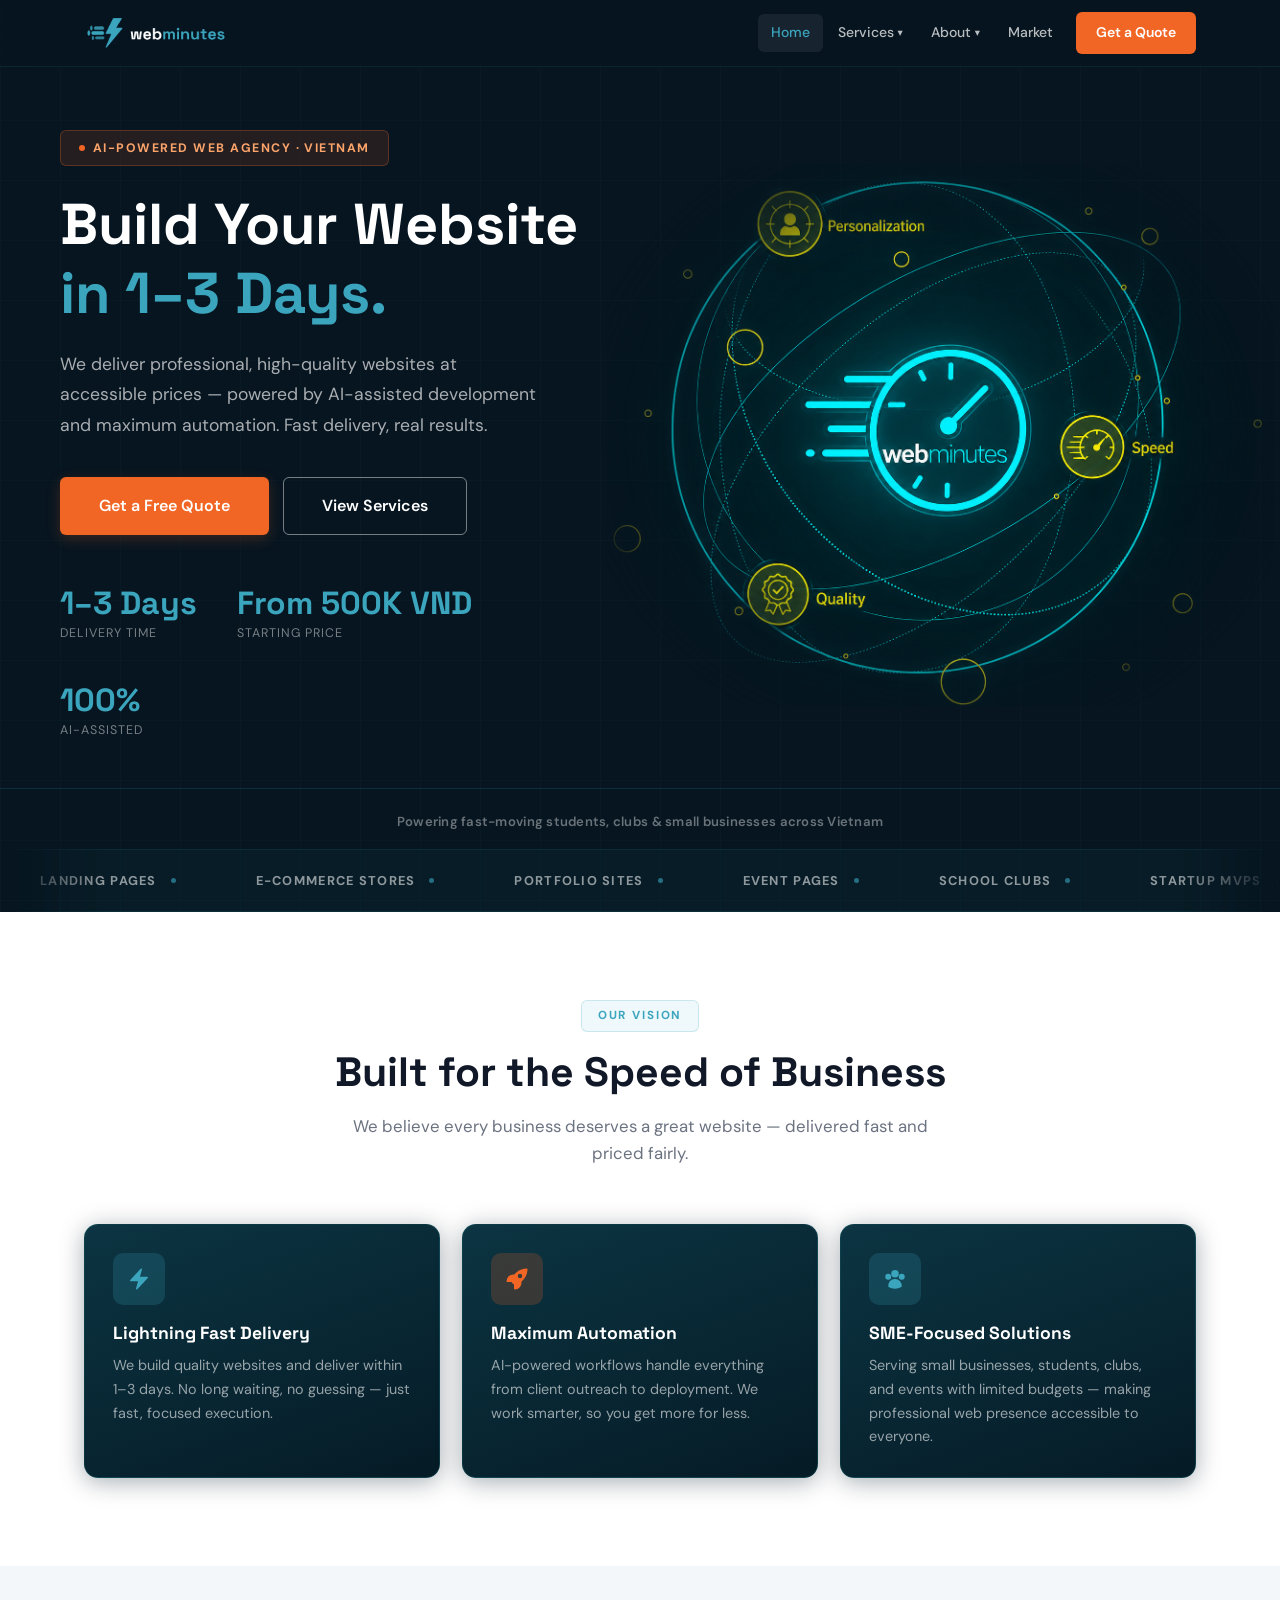
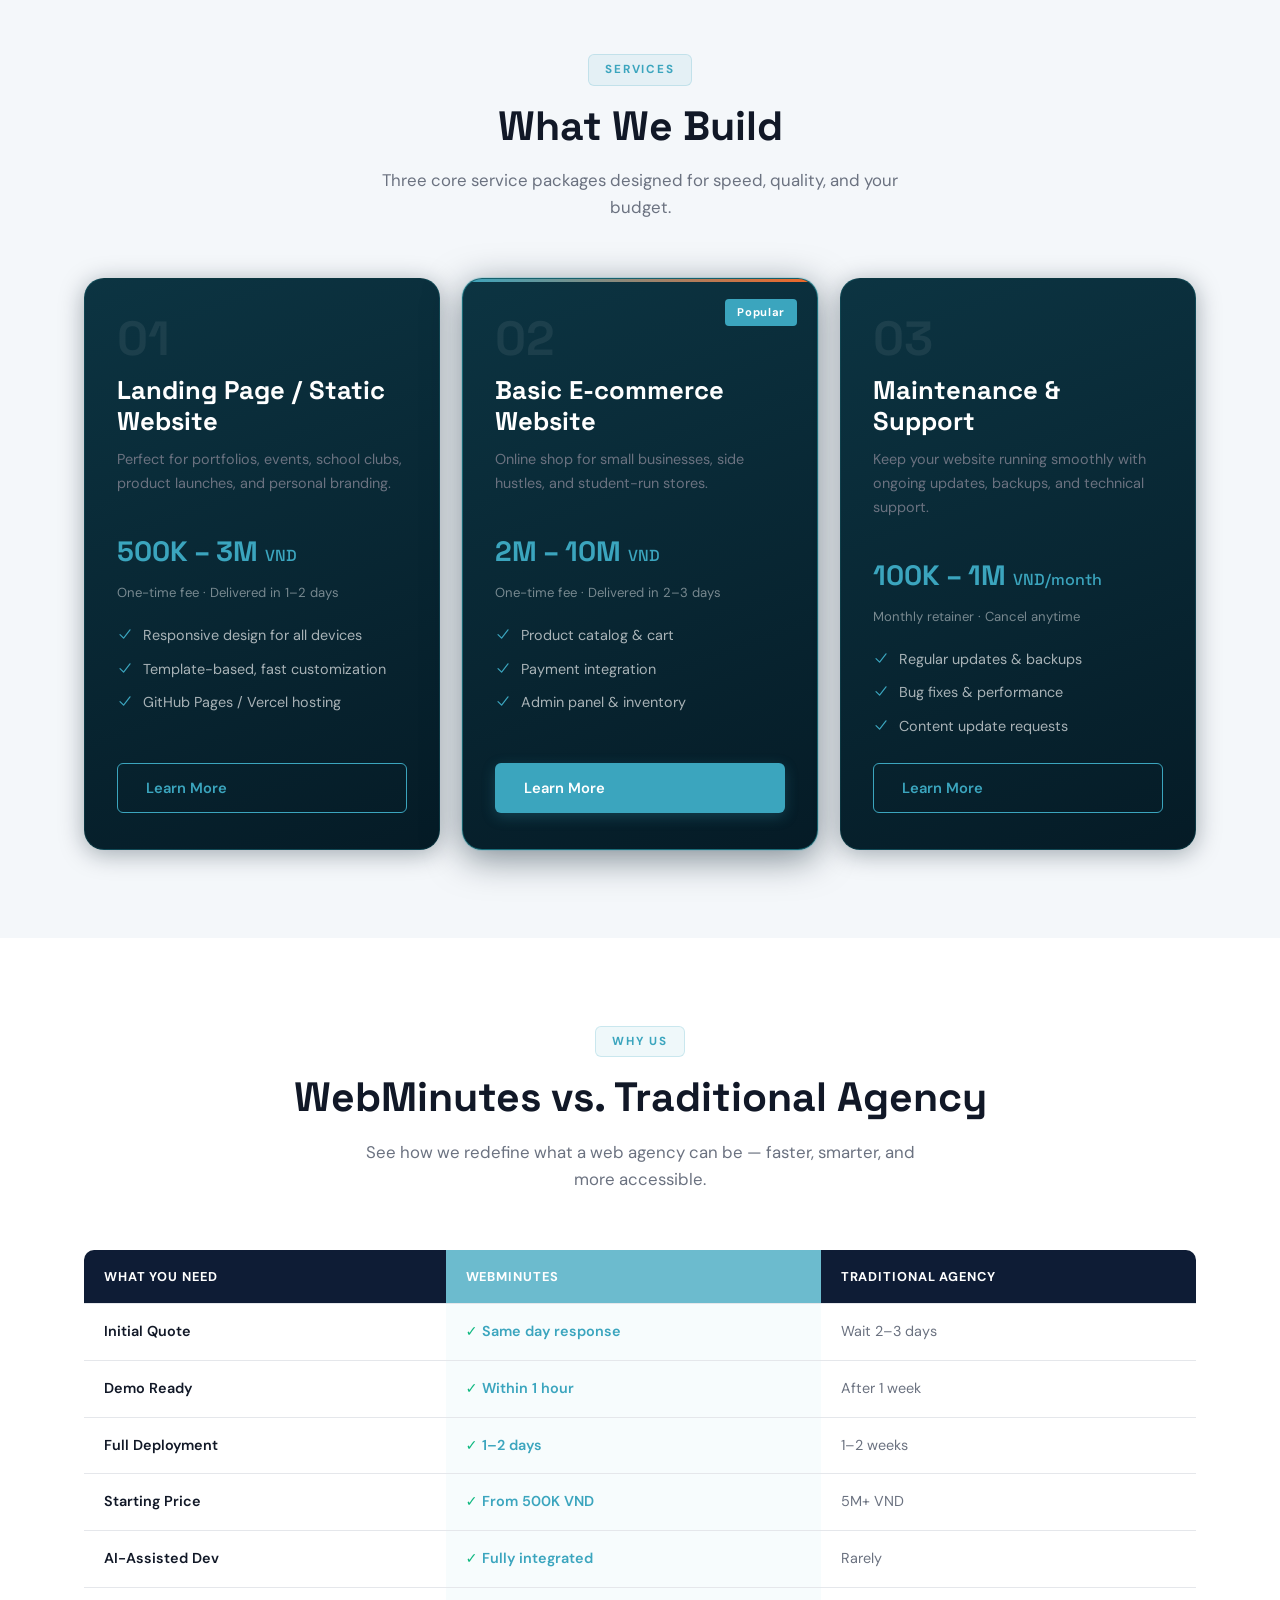
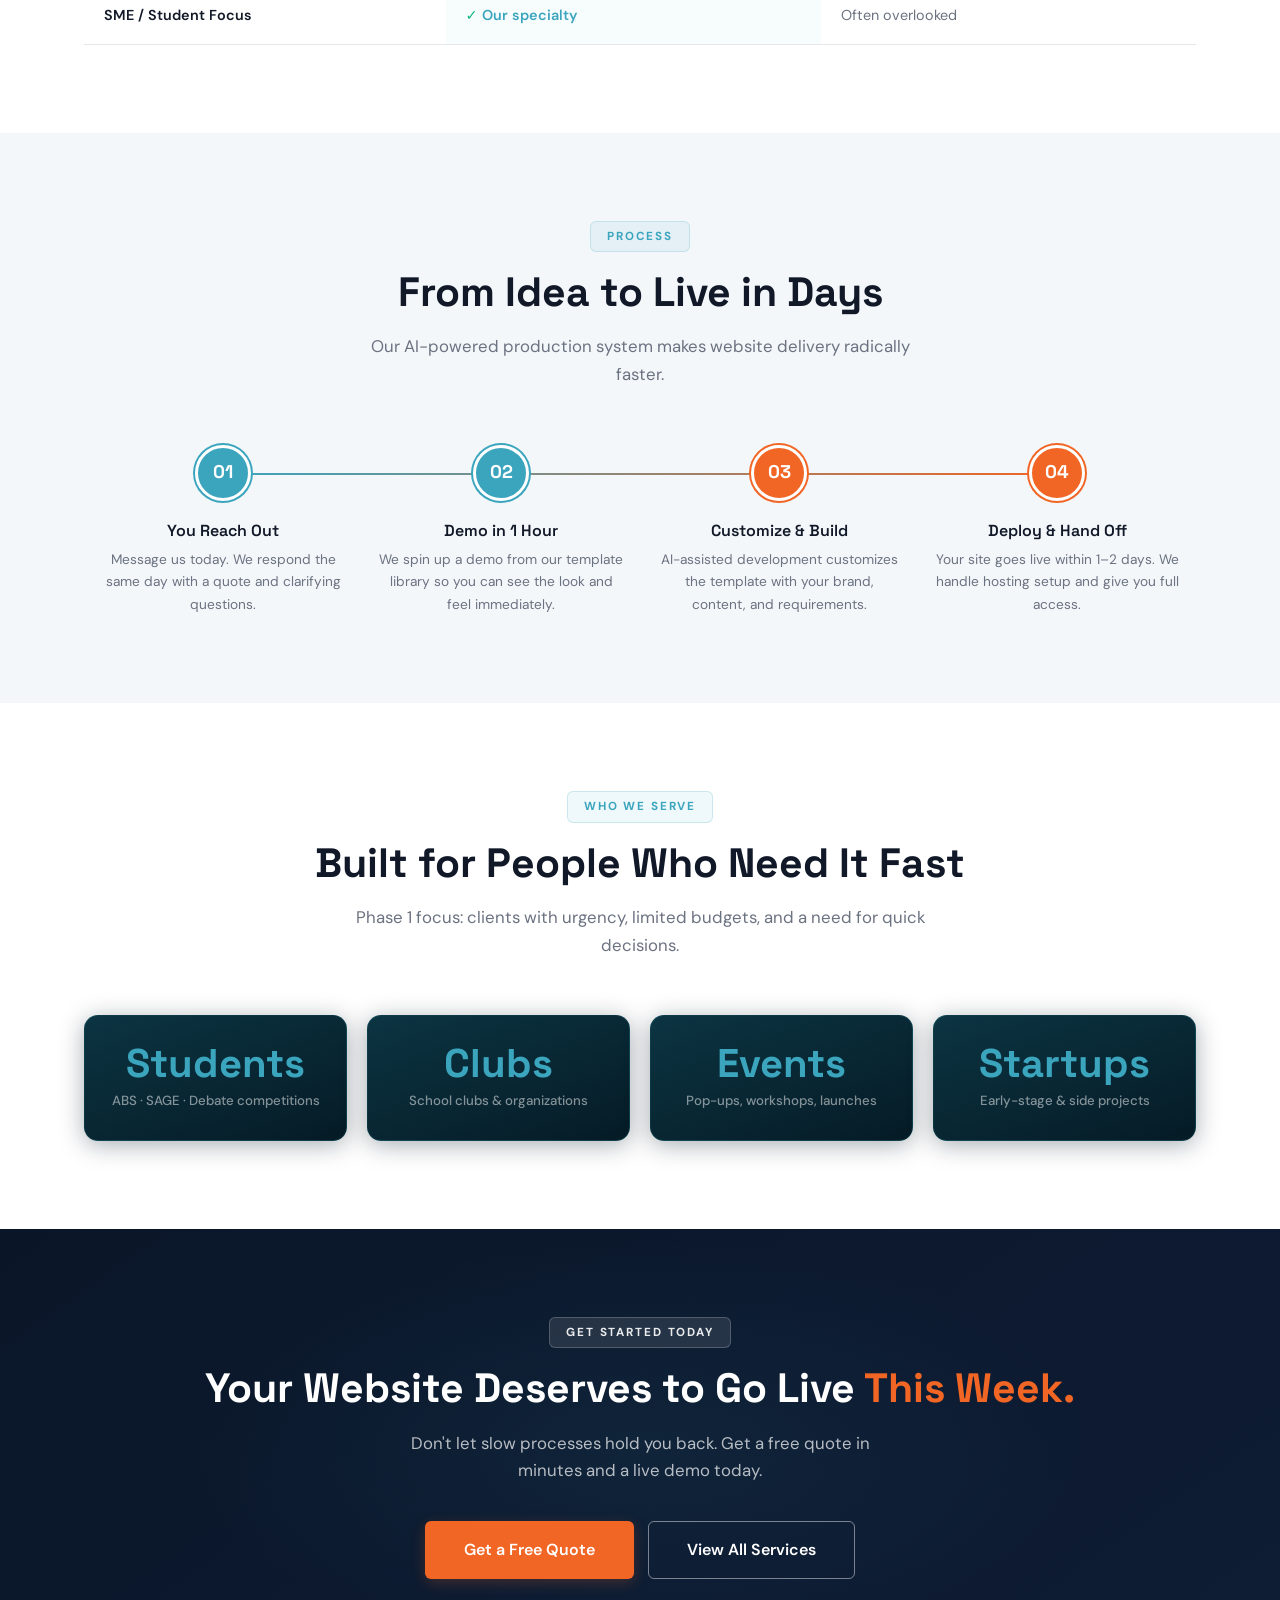
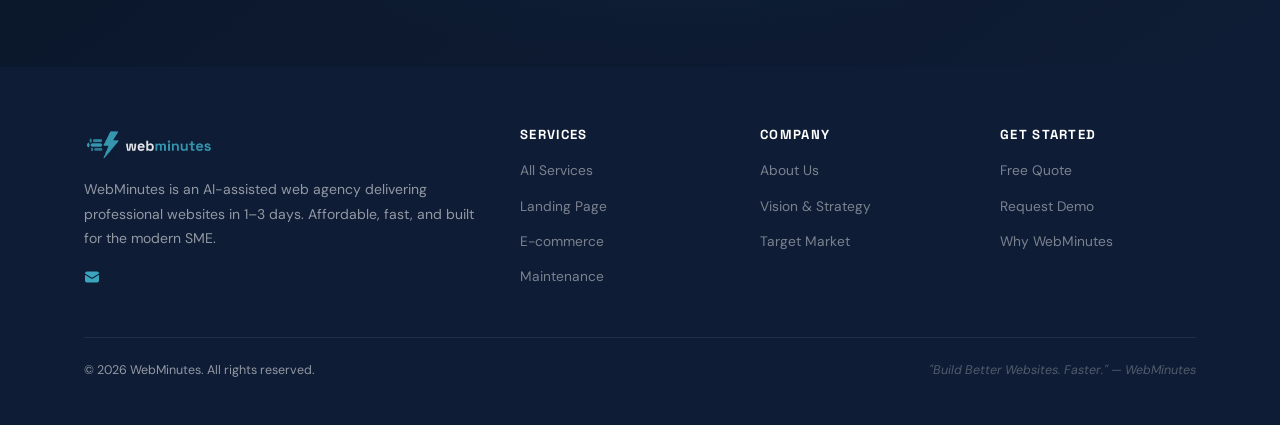
<file: index.html>
<!DOCTYPE html>
<html lang="en">
<head>
  <meta charset="UTF-8" />
  <meta name="viewport" content="width=device-width, initial-scale=1.0" />
  <link rel="icon" type="image/x-icon" href="assets/img/favicon.ico" />
  <link rel="icon" type="image/png" sizes="32x32" href="assets/img/favicon-32.png" />
  <title>WebMinutes – AI-Powered Web Agency | Fast. Affordable. Professional.</title>
  <meta name="description" content="WebMinutes builds quality websites in 1-3 days using AI-assisted development. Affordable solutions for SMEs, students, clubs, and startups in Vietnam." />
  <link rel="stylesheet" href="assets/css/styles.css" />
</head>
<body>

  <!-- NAV -->
  <nav class="nav">
    <div class="nav-inner">
      <a href="index.html" class="nav-logo">
        <img src="assets/img/webminutes-logo.png" alt="WebMinutes" class="nav-logo-img" />
      </a>
      <ul class="nav-menu">
        <li class="nav-item"><a href="index.html" class="nav-link active">Home</a></li>
        <li class="nav-item">
          <a href="services.html" class="nav-link" data-dropdown="true">Services <span class="chevron">▾</span></a>
          <div class="dropdown">
            <a href="services.html">All Services</a>
            <a href="services/landing-page.html">Landing Page</a>
            <a href="services/ecommerce.html">E-commerce</a>
          </div>
        </li>
        <li class="nav-item">
          <a href="about.html" class="nav-link" data-dropdown="true">About <span class="chevron">▾</span></a>
          <div class="dropdown">
            <a href="about.html">Company Overview</a>
            <a href="about/vision.html">Vision &amp; Strategy</a>
          </div>
        </li>
        <li class="nav-item"><a href="market.html" class="nav-link">Market</a></li>
        <li class="nav-item"><a href="contact.html" class="nav-link nav-cta">Get a Quote</a></li>
      </ul>
      <div class="nav-toggle" aria-label="Toggle menu">
        <span></span><span></span><span></span>
      </div>
    </div>
  </nav>

  <!-- HERO -->
  <section class="hero">
    <div class="hero-grid"></div>
    <div class="container hero-inner">
      <div class="hero-content">
        <div class="hero-eyebrow animate-fade-up">
          <span class="pulse-dot"></span>
          AI-Powered Web Agency · Vietnam
        </div>
        <h1 class="animate-fade-up delay-1">Build Your Website<br /><span>in 1–3 Days.</span></h1>
        <p class="hero-lead animate-fade-up delay-2">
          We deliver professional, high-quality websites at accessible prices — powered by AI-assisted development and maximum automation. Fast delivery, real results.
        </p>
        <div class="hero-cta animate-fade-up delay-3">
          <a href="contact.html" class="btn btn-accent btn-lg">Get a Free Quote</a>
          <a href="services.html" class="btn btn-outline-white btn-lg">View Services</a>
        </div>
        <div class="hero-stats animate-fade-up delay-4">
          <div class="hero-stat">
            <div class="number" data-count="1" data-suffix="–3 Days">0</div>
            <div class="label">Delivery Time</div>
          </div>
          <div class="hero-stat">
            <div class="number" data-prefix="From " data-count="500" data-suffix="K VND">0</div>
            <div class="label">Starting Price</div>
          </div>
          <div class="hero-stat">
            <div class="number" data-count="100" data-suffix="%">0</div>
            <div class="label">AI-Assisted</div>
          </div>
        </div>
      </div>

      <div class="hero-visual">
        <img src="assets/img/background.png" alt="" class="hero-bg-img" aria-hidden="true" />
      </div>
    </div>

    <!-- TICKER BANNER — inside hero so it's always in viewport -->
    <div class="ticker-banner">
    <p class="ticker-banner-label">Powering fast-moving students, clubs &amp; small businesses across Vietnam</p>
    <div class="ticker-outer">
      <div class="ticker-track">
        <span class="ticker-item">Landing Pages<span class="ticker-sep"></span></span>
        <span class="ticker-item">E-commerce Stores<span class="ticker-sep"></span></span>
        <span class="ticker-item">Portfolio Sites<span class="ticker-sep"></span></span>
        <span class="ticker-item">Event Pages<span class="ticker-sep"></span></span>
        <span class="ticker-item">School Clubs<span class="ticker-sep"></span></span>
        <span class="ticker-item">Startup MVPs<span class="ticker-sep"></span></span>
        <span class="ticker-item">AI-Powered Builds<span class="ticker-sep"></span></span>
        <span class="ticker-item">1–3 Day Delivery<span class="ticker-sep"></span></span>
        <span class="ticker-item">From 500K VND<span class="ticker-sep"></span></span>
        <span class="ticker-item">Free Hosting Setup<span class="ticker-sep"></span></span>
        <span class="ticker-item">Mobile Responsive<span class="ticker-sep"></span></span>
        <span class="ticker-item">Same-Day Response<span class="ticker-sep"></span></span>
        <span class="ticker-item">Landing Pages<span class="ticker-sep"></span></span>
        <span class="ticker-item">E-commerce Stores<span class="ticker-sep"></span></span>
        <span class="ticker-item">Portfolio Sites<span class="ticker-sep"></span></span>
        <span class="ticker-item">Event Pages<span class="ticker-sep"></span></span>
        <span class="ticker-item">School Clubs<span class="ticker-sep"></span></span>
        <span class="ticker-item">Startup MVPs<span class="ticker-sep"></span></span>
        <span class="ticker-item">AI-Powered Builds<span class="ticker-sep"></span></span>
        <span class="ticker-item">1–3 Day Delivery<span class="ticker-sep"></span></span>
        <span class="ticker-item">From 500K VND<span class="ticker-sep"></span></span>
        <span class="ticker-item">Free Hosting Setup<span class="ticker-sep"></span></span>
        <span class="ticker-item">Mobile Responsive<span class="ticker-sep"></span></span>
        <span class="ticker-item">Same-Day Response<span class="ticker-sep"></span></span>
      </div>
    </div>
  </div>
  </section>

  <!-- VISION -->
  <section class="section">
    <div class="container">
      <div class="section-header reveal">
        <div class="eyebrow">Our Vision</div>
        <h2>Built for the Speed of Business</h2>
        <p>We believe every business deserves a great website — delivered fast and priced fairly.</p>
      </div>
      <div class="card-grid card-grid-3">
        <div class="card reveal">
          <div class="card-icon blue">
            <svg xmlns="http://www.w3.org/2000/svg" viewBox="0 0 24 24" fill="currentColor"><path fill-rule="evenodd" d="M14.615 1.595a.75.75 0 01.359.852L12.982 9.75h7.268a.75.75 0 01.548 1.262l-10.5 11.25a.75.75 0 01-1.272-.71l1.992-7.302H3.75a.75.75 0 01-.548-1.262l10.5-11.25a.75.75 0 01.913-.143z" clip-rule="evenodd"/></svg>
          </div>
          <h3>Lightning Fast Delivery</h3>
          <p>We build quality websites and deliver within 1–3 days. No long waiting, no guessing — just fast, focused execution.</p>
        </div>
        <div class="card reveal delay-1">
          <div class="card-icon orange">
            <svg xmlns="http://www.w3.org/2000/svg" viewBox="0 0 24 24" fill="currentColor"><path fill-rule="evenodd" d="M9.315 7.584C12.195 3.883 16.695 1.5 21.75 1.5a.75.75 0 01.75.75c0 5.056-2.383 9.555-6.084 12.436A6.75 6.75 0 019.75 22.5a.75.75 0 01-.75-.75v-4.131A15.838 15.838 0 016.382 15H2.25a.75.75 0 01-.75-.75 6.75 6.75 0 017.815-6.666zM15 6.75a2.25 2.25 0 100 4.5 2.25 2.25 0 000-4.5z" clip-rule="evenodd"/></svg>
          </div>
          <h3>Maximum Automation</h3>
          <p>AI-powered workflows handle everything from client outreach to deployment. We work smarter, so you get more for less.</p>
        </div>
        <div class="card reveal delay-2">
          <div class="card-icon teal">
            <svg xmlns="http://www.w3.org/2000/svg" viewBox="0 0 24 24" fill="currentColor"><path fill-rule="evenodd" d="M8.25 6.75a3.75 3.75 0 117.5 0 3.75 3.75 0 01-7.5 0zM15.75 9.75a3 3 0 116 0 3 3 0 01-6 0zM2.25 9.75a3 3 0 116 0 3 3 0 01-6 0zM6.31 15.117A6.745 6.745 0 0112 12a6.745 6.745 0 016.709 7.498.75.75 0 01-.372.568A12.696 12.696 0 0112 21.75c-2.305 0-4.47-.612-6.337-1.684a.75.75 0 01-.372-.568 6.787 6.787 0 011.019-4.38z" clip-rule="evenodd"/></svg>
          </div>
          <h3>SME-Focused Solutions</h3>
          <p>Serving small businesses, students, clubs, and events with limited budgets — making professional web presence accessible to everyone.</p>
        </div>
      </div>
    </div>
  </section>

  <!-- SERVICES OVERVIEW -->
  <section class="section section-alt">
    <div class="container">
      <div class="section-header reveal">
        <div class="eyebrow">Services</div>
        <h2>What We Build</h2>
        <p>Three core service packages designed for speed, quality, and your budget.</p>
      </div>
      <div class="card-grid card-grid-3">
        <a href="services/landing-page.html" class="service-card reveal">
          <div class="service-num">01</div>
          <h3>Landing Page / Static Website</h3>
          <p style="color:var(--text-light);font-size:.9rem;margin:12px 0 16px;">Perfect for portfolios, events, school clubs, product launches, and personal branding.</p>
          <div class="service-price">500K – 3M <span style="font-size:1rem;font-weight:500;">VND</span></div>
          <div class="service-price-note">One-time fee · Delivered in 1–2 days</div>
          <div class="service-features">
            <div class="service-feature"><svg xmlns="http://www.w3.org/2000/svg" viewBox="0 0 20 20" fill="currentColor"><path fill-rule="evenodd" d="M16.704 4.153a.75.75 0 01.143 1.052l-8 10.5a.75.75 0 01-1.127.075l-4.5-4.5a.75.75 0 011.06-1.06l3.894 3.893 7.48-9.817a.75.75 0 011.05-.143z" clip-rule="evenodd"/></svg>Responsive design for all devices</div>
            <div class="service-feature"><svg xmlns="http://www.w3.org/2000/svg" viewBox="0 0 20 20" fill="currentColor"><path fill-rule="evenodd" d="M16.704 4.153a.75.75 0 01.143 1.052l-8 10.5a.75.75 0 01-1.127.075l-4.5-4.5a.75.75 0 011.06-1.06l3.894 3.893 7.48-9.817a.75.75 0 011.05-.143z" clip-rule="evenodd"/></svg>Template-based, fast customization</div>
            <div class="service-feature"><svg xmlns="http://www.w3.org/2000/svg" viewBox="0 0 20 20" fill="currentColor"><path fill-rule="evenodd" d="M16.704 4.153a.75.75 0 01.143 1.052l-8 10.5a.75.75 0 01-1.127.075l-4.5-4.5a.75.75 0 011.06-1.06l3.894 3.893 7.48-9.817a.75.75 0 011.05-.143z" clip-rule="evenodd"/></svg>GitHub Pages / Vercel hosting</div>
          </div>
          <span class="btn btn-outline" style="margin-top:auto;">Learn More</span>
        </a>
        <a href="services/ecommerce.html" class="service-card featured reveal delay-1">
          <div class="featured-badge">Popular</div>
          <div class="service-num">02</div>
          <h3>Basic E-commerce Website</h3>
          <p style="color:var(--text-light);font-size:.9rem;margin:12px 0 16px;">Online shop for small businesses, side hustles, and student-run stores.</p>
          <div class="service-price">2M – 10M <span style="font-size:1rem;font-weight:500;">VND</span></div>
          <div class="service-price-note">One-time fee · Delivered in 2–3 days</div>
          <div class="service-features">
            <div class="service-feature"><svg xmlns="http://www.w3.org/2000/svg" viewBox="0 0 20 20" fill="currentColor"><path fill-rule="evenodd" d="M16.704 4.153a.75.75 0 01.143 1.052l-8 10.5a.75.75 0 01-1.127.075l-4.5-4.5a.75.75 0 011.06-1.06l3.894 3.893 7.48-9.817a.75.75 0 011.05-.143z" clip-rule="evenodd"/></svg>Product catalog &amp; cart</div>
            <div class="service-feature"><svg xmlns="http://www.w3.org/2000/svg" viewBox="0 0 20 20" fill="currentColor"><path fill-rule="evenodd" d="M16.704 4.153a.75.75 0 01.143 1.052l-8 10.5a.75.75 0 01-1.127.075l-4.5-4.5a.75.75 0 011.06-1.06l3.894 3.893 7.48-9.817a.75.75 0 011.05-.143z" clip-rule="evenodd"/></svg>Payment integration</div>
            <div class="service-feature"><svg xmlns="http://www.w3.org/2000/svg" viewBox="0 0 20 20" fill="currentColor"><path fill-rule="evenodd" d="M16.704 4.153a.75.75 0 01.143 1.052l-8 10.5a.75.75 0 01-1.127.075l-4.5-4.5a.75.75 0 011.06-1.06l3.894 3.893 7.48-9.817a.75.75 0 011.05-.143z" clip-rule="evenodd"/></svg>Admin panel &amp; inventory</div>
          </div>
          <span class="btn btn-primary" style="margin-top:auto;">Learn More</span>
        </a>
        <a href="services.html#maintenance" class="service-card reveal delay-2">
          <div class="service-num">03</div>
          <h3>Maintenance &amp; Support</h3>
          <p style="color:var(--text-light);font-size:.9rem;margin:12px 0 16px;">Keep your website running smoothly with ongoing updates, backups, and technical support.</p>
          <div class="service-price">100K – 1M <span style="font-size:1rem;font-weight:500;">VND/month</span></div>
          <div class="service-price-note">Monthly retainer · Cancel anytime</div>
          <div class="service-features">
            <div class="service-feature"><svg xmlns="http://www.w3.org/2000/svg" viewBox="0 0 20 20" fill="currentColor"><path fill-rule="evenodd" d="M16.704 4.153a.75.75 0 01.143 1.052l-8 10.5a.75.75 0 01-1.127.075l-4.5-4.5a.75.75 0 011.06-1.06l3.894 3.893 7.48-9.817a.75.75 0 011.05-.143z" clip-rule="evenodd"/></svg>Regular updates &amp; backups</div>
            <div class="service-feature"><svg xmlns="http://www.w3.org/2000/svg" viewBox="0 0 20 20" fill="currentColor"><path fill-rule="evenodd" d="M16.704 4.153a.75.75 0 01.143 1.052l-8 10.5a.75.75 0 01-1.127.075l-4.5-4.5a.75.75 0 011.06-1.06l3.894 3.893 7.48-9.817a.75.75 0 011.05-.143z" clip-rule="evenodd"/></svg>Bug fixes &amp; performance</div>
            <div class="service-feature"><svg xmlns="http://www.w3.org/2000/svg" viewBox="0 0 20 20" fill="currentColor"><path fill-rule="evenodd" d="M16.704 4.153a.75.75 0 01.143 1.052l-8 10.5a.75.75 0 01-1.127.075l-4.5-4.5a.75.75 0 011.06-1.06l3.894 3.893 7.48-9.817a.75.75 0 011.05-.143z" clip-rule="evenodd"/></svg>Content update requests</div>
          </div>
          <span class="btn btn-outline" style="margin-top:auto;">Learn More</span>
        </a>
      </div>
    </div>
  </section>

  <!-- WHY WEBMINUTES -->
  <section class="section">
    <div class="container">
      <div class="section-header reveal">
        <div class="eyebrow">Why Us</div>
        <h2>WebMinutes vs. Traditional Agency</h2>
        <p>See how we redefine what a web agency can be — faster, smarter, and more accessible.</p>
      </div>
      <div class="compare-wrap reveal">
        <table class="compare-table">
          <thead>
            <tr>
              <th>What You Need</th>
              <th class="hl-col">WebMinutes</th>
              <th>Traditional Agency</th>
            </tr>
          </thead>
          <tbody>
            <tr>
              <td class="metric-col">Initial Quote</td>
              <td class="hl-col us-col"><span class="check">✓</span> Same day response</td>
              <td class="them-col">Wait 2–3 days</td>
            </tr>
            <tr>
              <td class="metric-col">Demo Ready</td>
              <td class="hl-col us-col"><span class="check">✓</span> Within 1 hour</td>
              <td class="them-col">After 1 week</td>
            </tr>
            <tr>
              <td class="metric-col">Full Deployment</td>
              <td class="hl-col us-col"><span class="check">✓</span> 1–2 days</td>
              <td class="them-col">1–2 weeks</td>
            </tr>
            <tr>
              <td class="metric-col">Starting Price</td>
              <td class="hl-col us-col"><span class="check">✓</span> From 500K VND</td>
              <td class="them-col">5M+ VND</td>
            </tr>
            <tr>
              <td class="metric-col">AI-Assisted Dev</td>
              <td class="hl-col us-col"><span class="check">✓</span> Fully integrated</td>
              <td class="them-col">Rarely</td>
            </tr>
            <tr>
              <td class="metric-col">SME / Student Focus</td>
              <td class="hl-col us-col"><span class="check">✓</span> Our specialty</td>
              <td class="them-col">Often overlooked</td>
            </tr>
          </tbody>
        </table>
      </div>
    </div>
  </section>

  <!-- HOW IT WORKS -->
  <section class="section section-alt">
    <div class="container">
      <div class="section-header reveal">
        <div class="eyebrow">Process</div>
        <h2>From Idea to Live in Days</h2>
        <p>Our AI-powered production system makes website delivery radically faster.</p>
      </div>
      <div class="process-grid reveal">
        <div class="process-step">
          <div class="step-num">01</div>
          <h4>You Reach Out</h4>
          <p>Message us today. We respond the same day with a quote and clarifying questions.</p>
        </div>
        <div class="process-step">
          <div class="step-num">02</div>
          <h4>Demo in 1 Hour</h4>
          <p>We spin up a demo from our template library so you can see the look and feel immediately.</p>
        </div>
        <div class="process-step">
          <div class="step-num accent">03</div>
          <h4>Customize &amp; Build</h4>
          <p>AI-assisted development customizes the template with your brand, content, and requirements.</p>
        </div>
        <div class="process-step">
          <div class="step-num accent">04</div>
          <h4>Deploy &amp; Hand Off</h4>
          <p>Your site goes live within 1–2 days. We handle hosting setup and give you full access.</p>
        </div>
      </div>
    </div>
  </section>

  <!-- TARGET MARKET -->
  <section class="section">
    <div class="container">
      <div class="section-header reveal">
        <div class="eyebrow">Who We Serve</div>
        <h2>Built for People Who Need It Fast</h2>
        <p>Phase 1 focus: clients with urgency, limited budgets, and a need for quick decisions.</p>
      </div>
      <div class="stats-row reveal">
        <div class="stat-box">
          <div class="number">Students</div>
          <div class="label">ABS · SAGE · Debate competitions</div>
        </div>
        <div class="stat-box">
          <div class="number">Clubs</div>
          <div class="label">School clubs &amp; organizations</div>
        </div>
        <div class="stat-box">
          <div class="number">Events</div>
          <div class="label">Pop-ups, workshops, launches</div>
        </div>
        <div class="stat-box">
          <div class="number">Startups</div>
          <div class="label">Early-stage &amp; side projects</div>
        </div>
      </div>
    </div>
  </section>

  <!-- CTA -->
  <section class="cta-section">
    <div class="container">
      <div class="section-header" style="margin-bottom:36px;">
        <div class="eyebrow eyebrow-white">Get Started Today</div>
        <h2>Your Website Deserves to Go Live <span style="color:var(--accent)">This Week.</span></h2>
        <p>Don't let slow processes hold you back. Get a free quote in minutes and a live demo today.</p>
      </div>
      <div class="cta-buttons">
        <a href="contact.html" class="btn btn-accent btn-lg">Get a Free Quote</a>
        <a href="services.html" class="btn btn-outline-white btn-lg">View All Services</a>
      </div>
    </div>
  </section>

  <!-- FOOTER -->
  <footer class="footer">
    <div class="container">
      <div class="footer-grid">
        <div class="footer-brand">
          <img src="assets/img/webminutes-logo.png" alt="WebMinutes" class="footer-logo-img" />
          <p>WebMinutes is an AI-assisted web agency delivering professional websites in 1–3 days. Affordable, fast, and built for the modern SME.</p>
          <div class="footer-social" style="margin-top:16px;">
            <a href="contact.html" title="Contact us">
              <svg xmlns="http://www.w3.org/2000/svg" viewBox="0 0 24 24" fill="currentColor" width="16" height="16"><path d="M1.5 8.67v8.58a3 3 0 003 3h15a3 3 0 003-3V8.67l-8.928 5.493a3 3 0 01-3.144 0L1.5 8.67z"/><path d="M22.5 6.908V6.75a3 3 0 00-3-3h-15a3 3 0 00-3 3v.158l9.714 5.978a1.5 1.5 0 001.572 0L22.5 6.908z"/></svg>
            </a>
          </div>
        </div>
        <div class="footer-col">
          <h5>Services</h5>
          <ul>
            <li><a href="services.html">All Services</a></li>
            <li><a href="services/landing-page.html">Landing Page</a></li>
            <li><a href="services/ecommerce.html">E-commerce</a></li>
            <li><a href="services.html#maintenance">Maintenance</a></li>
          </ul>
        </div>
        <div class="footer-col">
          <h5>Company</h5>
          <ul>
            <li><a href="about.html">About Us</a></li>
            <li><a href="about/vision.html">Vision &amp; Strategy</a></li>
            <li><a href="market.html">Target Market</a></li>
          </ul>
        </div>
        <div class="footer-col">
          <h5>Get Started</h5>
          <ul>
            <li><a href="contact.html">Free Quote</a></li>
            <li><a href="contact.html">Request Demo</a></li>
            <li><a href="market.html">Why WebMinutes</a></li>
          </ul>
        </div>
      </div>
      <div class="footer-bottom">
        <p>&copy; 2026 WebMinutes. All rights reserved.</p>
        <p class="footer-tagline">"Build Better Websites. Faster." — WebMinutes</p>
      </div>
    </div>
  </footer>

  <script src="assets/js/site-scripts.js"></script>
</body>
</html>
</file>
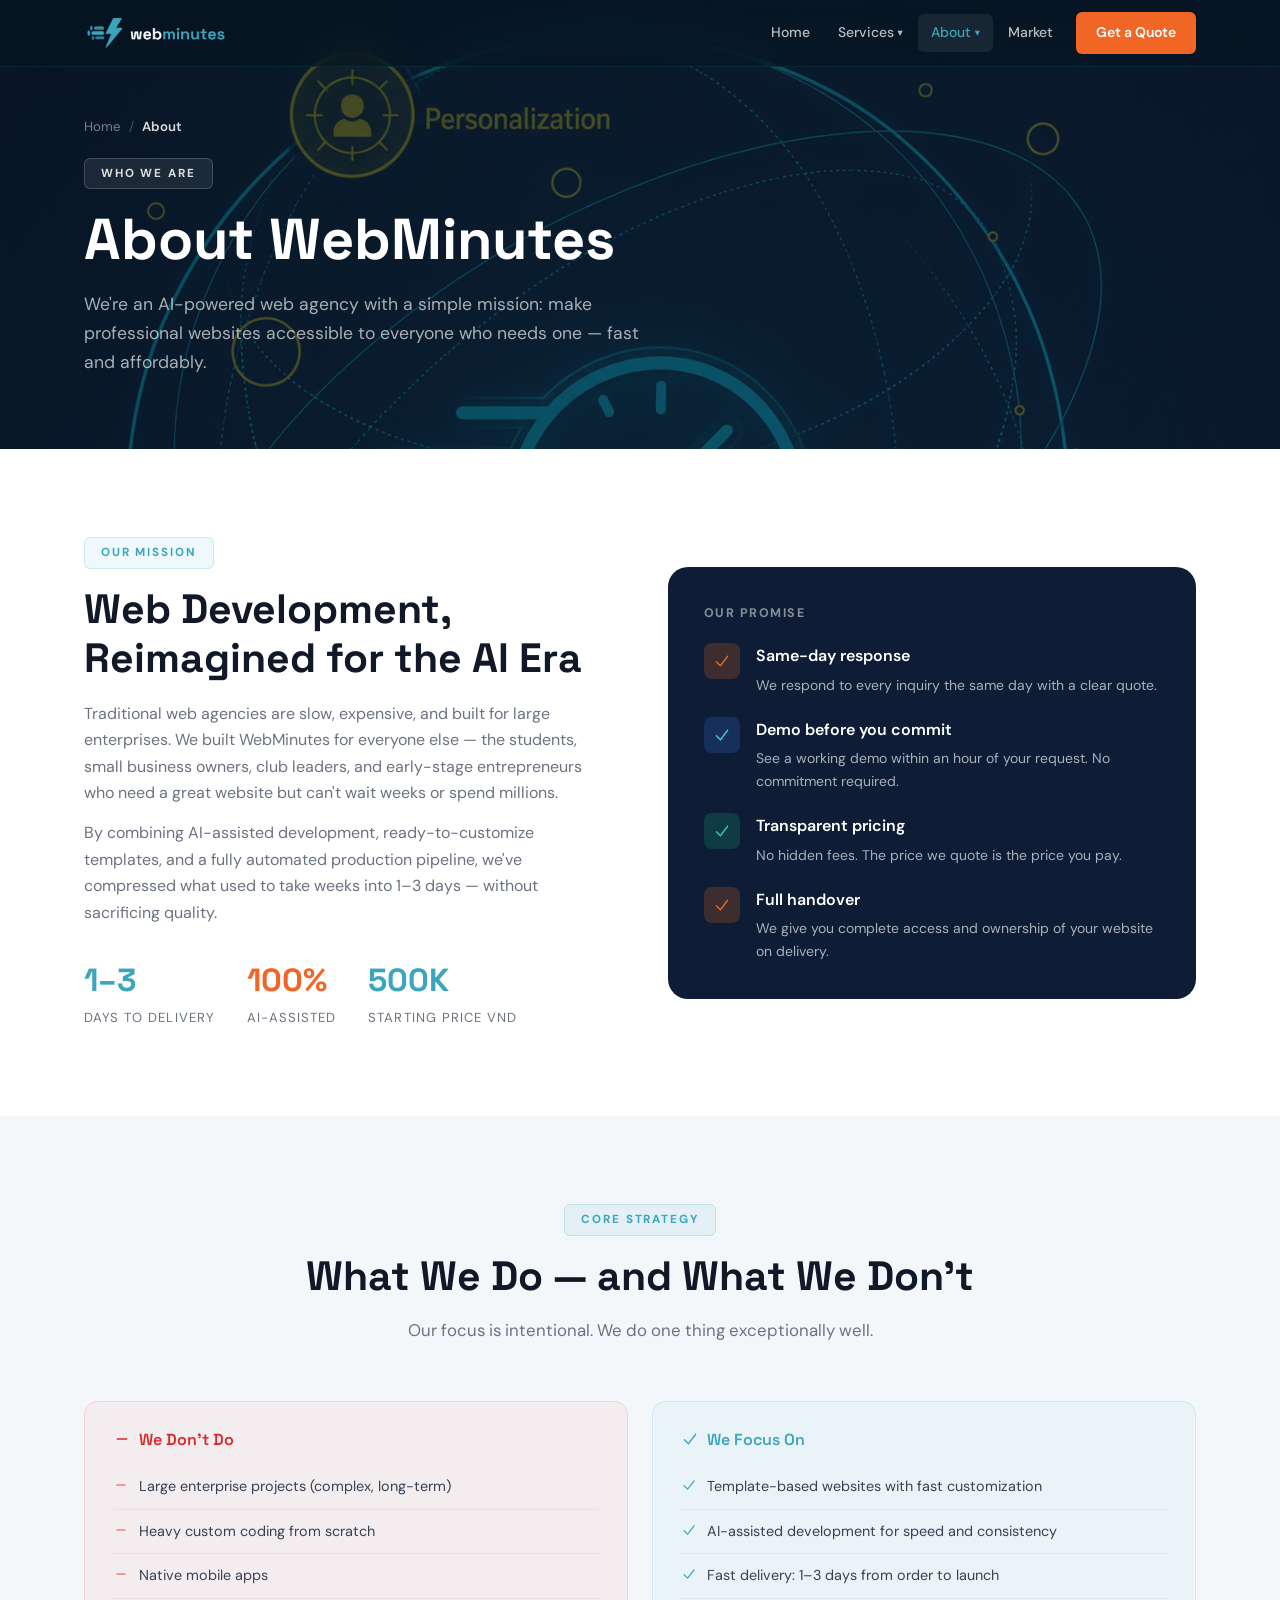
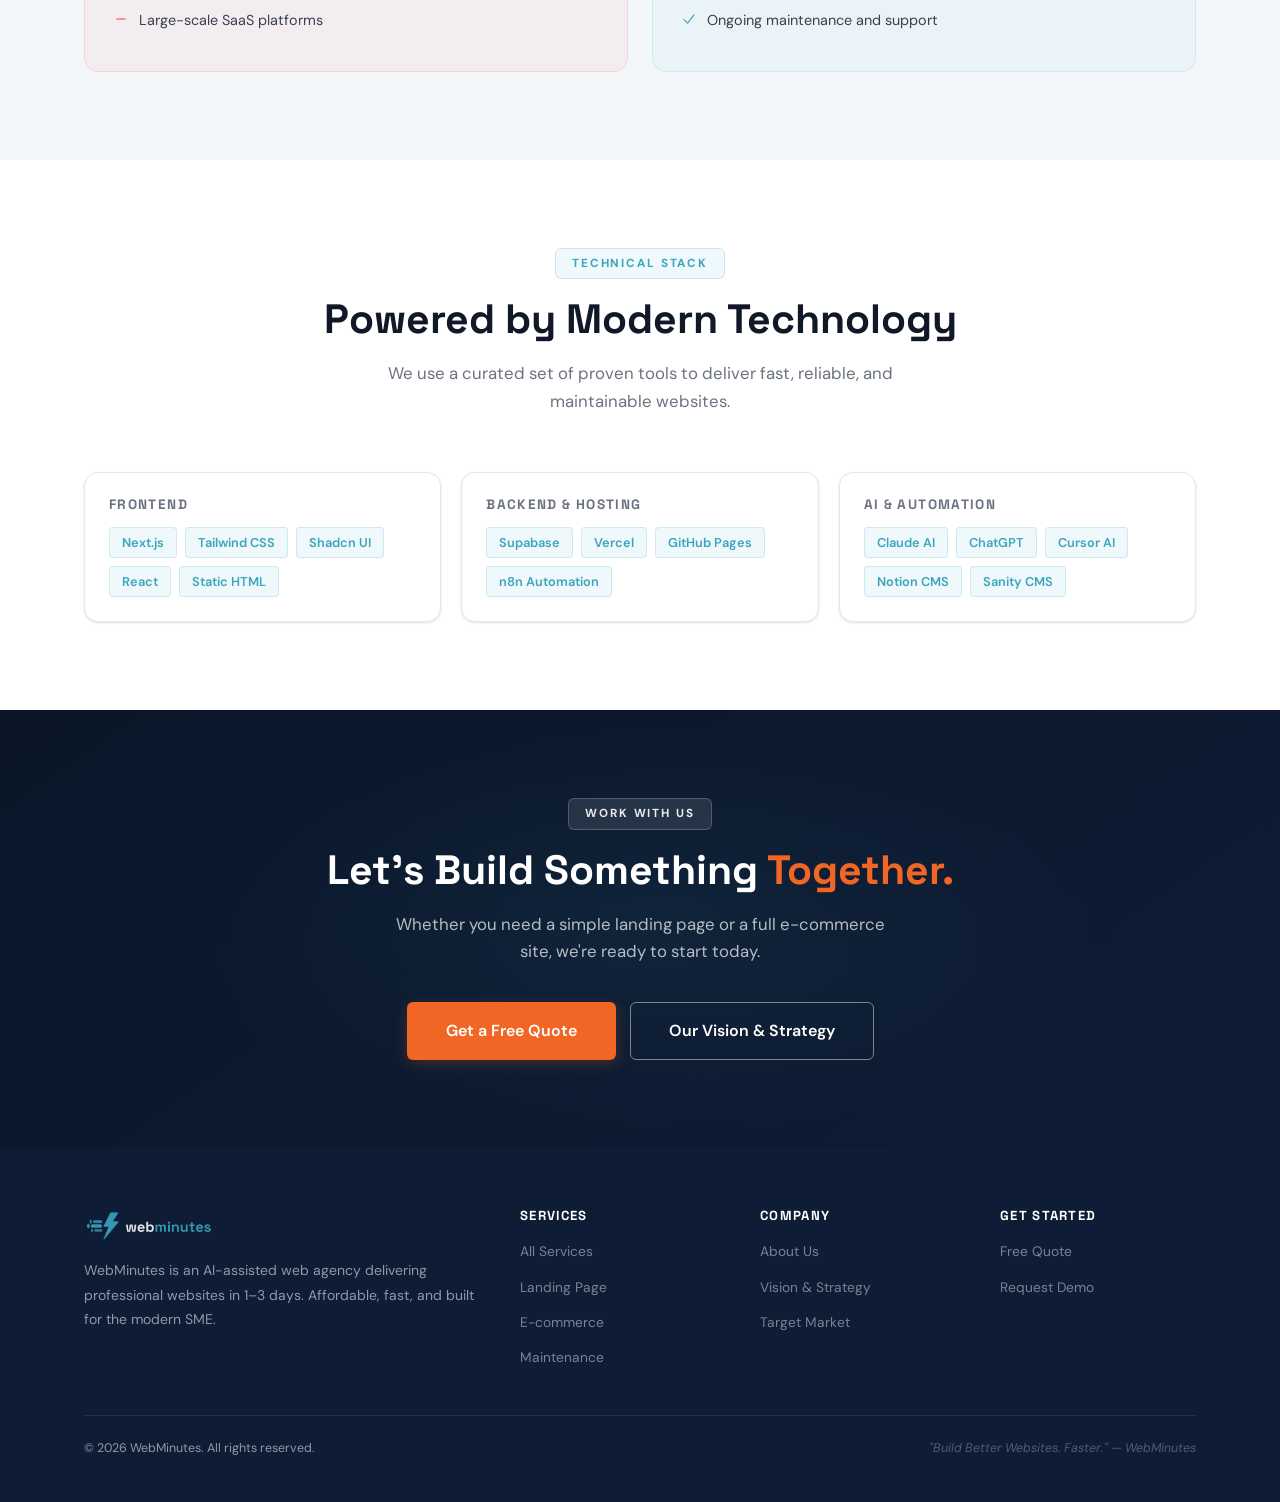
<file: about.html>
<!DOCTYPE html>
<html lang="en">
<head>
  <meta charset="UTF-8" />
  <meta name="viewport" content="width=device-width, initial-scale=1.0" />
  <link rel="icon" type="image/x-icon" href="assets/img/favicon.ico" />
  <link rel="icon" type="image/png" sizes="32x32" href="assets/img/favicon-32.png" />
  <title>About – WebMinutes</title>
  <meta name="description" content="WebMinutes is an AI-powered web agency focused on fast, affordable website delivery for SMEs, students, and startups in Vietnam." />
  <link rel="stylesheet" href="assets/css/styles.css" />
</head>
<body>

  <nav class="nav">
    <div class="nav-inner">
      <a href="index.html" class="nav-logo">
        <img src="assets/img/webminutes-logo.png" alt="WebMinutes" class="nav-logo-img" />
      </a>
      <ul class="nav-menu">
        <li class="nav-item"><a href="index.html" class="nav-link">Home</a></li>
        <li class="nav-item">
          <a href="services.html" class="nav-link" data-dropdown="true">Services <span class="chevron">▾</span></a>
          <div class="dropdown">
            <a href="services.html">All Services</a>
            <a href="services/landing-page.html">Landing Page</a>
            <a href="services/ecommerce.html">E-commerce</a>
          </div>
        </li>
        <li class="nav-item">
          <a href="about.html" class="nav-link active" data-dropdown="true">About <span class="chevron">▾</span></a>
          <div class="dropdown">
            <a href="about.html">Company Overview</a>
            <a href="about/vision.html">Vision &amp; Strategy</a>
          </div>
        </li>
        <li class="nav-item"><a href="market.html" class="nav-link">Market</a></li>
        <li class="nav-item"><a href="contact.html" class="nav-link nav-cta">Get a Quote</a></li>
      </ul>
      <div class="nav-toggle"><span></span><span></span><span></span></div>
    </div>
  </nav>

  <section class="page-hero">
    <div class="container page-hero-inner">
      <div class="breadcrumb">
        <a href="index.html">Home</a><span>/</span><span class="current">About</span>
      </div>
      <div class="eyebrow">Who We Are</div>
      <h1>About WebMinutes</h1>
      <p>We're an AI-powered web agency with a simple mission: make professional websites accessible to everyone who needs one — fast and affordably.</p>
    </div>
  </section>

  <!-- MISSION -->
  <section class="section">
    <div class="container">
      <div class="two-col">
        <div class="two-col-content reveal">
          <div class="eyebrow">Our Mission</div>
          <h2>Web Development, Reimagined for the AI Era</h2>
          <p>Traditional web agencies are slow, expensive, and built for large enterprises. We built WebMinutes for everyone else — the students, small business owners, club leaders, and early-stage entrepreneurs who need a great website but can't wait weeks or spend millions.</p>
          <p>By combining AI-assisted development, ready-to-customize templates, and a fully automated production pipeline, we've compressed what used to take weeks into 1–3 days — without sacrificing quality.</p>
          <div style="display:flex;gap:32px;margin-top:28px;flex-wrap:wrap;">
            <div>
              <div style="font-family:'Space Grotesk',sans-serif;font-size:2rem;font-weight:800;color:var(--primary);">1–3</div>
              <div style="font-size:.82rem;color:var(--text-light);text-transform:uppercase;letter-spacing:.08em;">Days to Delivery</div>
            </div>
            <div>
              <div style="font-family:'Space Grotesk',sans-serif;font-size:2rem;font-weight:800;color:var(--accent);">100%</div>
              <div style="font-size:.82rem;color:var(--text-light);text-transform:uppercase;letter-spacing:.08em;">AI-Assisted</div>
            </div>
            <div>
              <div style="font-family:'Space Grotesk',sans-serif;font-size:2rem;font-weight:800;color:var(--primary);">500K</div>
              <div style="font-size:.82rem;color:var(--text-light);text-transform:uppercase;letter-spacing:.08em;">Starting Price VND</div>
            </div>
          </div>
        </div>
        <div class="reveal delay-1">
          <div style="background:var(--navy);border-radius:var(--radius-xl);padding:36px;color:white;">
            <div style="font-size:.78rem;font-weight:700;letter-spacing:.12em;text-transform:uppercase;color:rgba(255,255,255,.5);margin-bottom:20px;">Our Promise</div>
            <div style="display:flex;flex-direction:column;gap:20px;">
              <div style="display:flex;gap:16px;align-items:flex-start;">
                <div style="width:36px;height:36px;background:rgba(249,115,22,.2);border-radius:8px;display:flex;align-items:center;justify-content:center;flex-shrink:0;color:var(--accent);">
                  <svg xmlns="http://www.w3.org/2000/svg" viewBox="0 0 20 20" fill="currentColor" width="18" height="18"><path fill-rule="evenodd" d="M16.704 4.153a.75.75 0 01.143 1.052l-8 10.5a.75.75 0 01-1.127.075l-4.5-4.5a.75.75 0 011.06-1.06l3.894 3.893 7.48-9.817a.75.75 0 011.05-.143z" clip-rule="evenodd"/></svg>
                </div>
                <div><div style="font-weight:600;margin-bottom:4px;">Same-day response</div><div style="font-size:.875rem;color:rgba(255,255,255,.65);">We respond to every inquiry the same day with a clear quote.</div></div>
              </div>
              <div style="display:flex;gap:16px;align-items:flex-start;">
                <div style="width:36px;height:36px;background:rgba(59,130,246,.2);border-radius:8px;display:flex;align-items:center;justify-content:center;flex-shrink:0;color:var(--primary-light);">
                  <svg xmlns="http://www.w3.org/2000/svg" viewBox="0 0 20 20" fill="currentColor" width="18" height="18"><path fill-rule="evenodd" d="M16.704 4.153a.75.75 0 01.143 1.052l-8 10.5a.75.75 0 01-1.127.075l-4.5-4.5a.75.75 0 011.06-1.06l3.894 3.893 7.48-9.817a.75.75 0 011.05-.143z" clip-rule="evenodd"/></svg>
                </div>
                <div><div style="font-weight:600;margin-bottom:4px;">Demo before you commit</div><div style="font-size:.875rem;color:rgba(255,255,255,.65);">See a working demo within an hour of your request. No commitment required.</div></div>
              </div>
              <div style="display:flex;gap:16px;align-items:flex-start;">
                <div style="width:36px;height:36px;background:rgba(16,185,129,.2);border-radius:8px;display:flex;align-items:center;justify-content:center;flex-shrink:0;color:#34D399;">
                  <svg xmlns="http://www.w3.org/2000/svg" viewBox="0 0 20 20" fill="currentColor" width="18" height="18"><path fill-rule="evenodd" d="M16.704 4.153a.75.75 0 01.143 1.052l-8 10.5a.75.75 0 01-1.127.075l-4.5-4.5a.75.75 0 011.06-1.06l3.894 3.893 7.48-9.817a.75.75 0 011.05-.143z" clip-rule="evenodd"/></svg>
                </div>
                <div><div style="font-weight:600;margin-bottom:4px;">Transparent pricing</div><div style="font-size:.875rem;color:rgba(255,255,255,.65);">No hidden fees. The price we quote is the price you pay.</div></div>
              </div>
              <div style="display:flex;gap:16px;align-items:flex-start;">
                <div style="width:36px;height:36px;background:rgba(249,115,22,.2);border-radius:8px;display:flex;align-items:center;justify-content:center;flex-shrink:0;color:var(--accent);">
                  <svg xmlns="http://www.w3.org/2000/svg" viewBox="0 0 20 20" fill="currentColor" width="18" height="18"><path fill-rule="evenodd" d="M16.704 4.153a.75.75 0 01.143 1.052l-8 10.5a.75.75 0 01-1.127.075l-4.5-4.5a.75.75 0 011.06-1.06l3.894 3.893 7.48-9.817a.75.75 0 011.05-.143z" clip-rule="evenodd"/></svg>
                </div>
                <div><div style="font-weight:600;margin-bottom:4px;">Full handover</div><div style="font-size:.875rem;color:rgba(255,255,255,.65);">We give you complete access and ownership of your website on delivery.</div></div>
              </div>
            </div>
          </div>
        </div>
      </div>
    </div>
  </section>

  <!-- STRATEGY -->
  <section class="section section-alt">
    <div class="container">
      <div class="section-header reveal">
        <div class="eyebrow">Core Strategy</div>
        <h2>What We Do — and What We Don't</h2>
        <p>Our focus is intentional. We do one thing exceptionally well.</p>
      </div>
      <div class="strategy-grid reveal">
        <div class="strategy-col no">
          <h4 class="no-title">
            <svg xmlns="http://www.w3.org/2000/svg" viewBox="0 0 20 20" fill="currentColor" width="18" height="18"><path fill-rule="evenodd" d="M4 10a.75.75 0 01.75-.75h10.5a.75.75 0 010 1.5H4.75A.75.75 0 014 10z" clip-rule="evenodd"/></svg>
            We Don't Do
          </h4>
          <div class="strategy-item">
            <svg xmlns="http://www.w3.org/2000/svg" viewBox="0 0 20 20" fill="#EF4444" width="16" height="16"><path fill-rule="evenodd" d="M4 10a.75.75 0 01.75-.75h10.5a.75.75 0 010 1.5H4.75A.75.75 0 014 10z" clip-rule="evenodd"/></svg>
            <span>Large enterprise projects (complex, long-term)</span>
          </div>
          <div class="strategy-item">
            <svg xmlns="http://www.w3.org/2000/svg" viewBox="0 0 20 20" fill="#EF4444" width="16" height="16"><path fill-rule="evenodd" d="M4 10a.75.75 0 01.75-.75h10.5a.75.75 0 010 1.5H4.75A.75.75 0 014 10z" clip-rule="evenodd"/></svg>
            <span>Heavy custom coding from scratch</span>
          </div>
          <div class="strategy-item">
            <svg xmlns="http://www.w3.org/2000/svg" viewBox="0 0 20 20" fill="#EF4444" width="16" height="16"><path fill-rule="evenodd" d="M4 10a.75.75 0 01.75-.75h10.5a.75.75 0 010 1.5H4.75A.75.75 0 014 10z" clip-rule="evenodd"/></svg>
            <span>Native mobile apps</span>
          </div>
          <div class="strategy-item">
            <svg xmlns="http://www.w3.org/2000/svg" viewBox="0 0 20 20" fill="#EF4444" width="16" height="16"><path fill-rule="evenodd" d="M4 10a.75.75 0 01.75-.75h10.5a.75.75 0 010 1.5H4.75A.75.75 0 014 10z" clip-rule="evenodd"/></svg>
            <span>Large-scale SaaS platforms</span>
          </div>
        </div>
        <div class="strategy-col yes">
          <h4 class="yes-title">
            <svg xmlns="http://www.w3.org/2000/svg" viewBox="0 0 20 20" fill="currentColor" width="18" height="18"><path fill-rule="evenodd" d="M16.704 4.153a.75.75 0 01.143 1.052l-8 10.5a.75.75 0 01-1.127.075l-4.5-4.5a.75.75 0 011.06-1.06l3.894 3.893 7.48-9.817a.75.75 0 011.05-.143z" clip-rule="evenodd"/></svg>
            We Focus On
          </h4>
          <div class="strategy-item">
            <svg xmlns="http://www.w3.org/2000/svg" viewBox="0 0 20 20" fill="var(--primary)" width="16" height="16"><path fill-rule="evenodd" d="M16.704 4.153a.75.75 0 01.143 1.052l-8 10.5a.75.75 0 01-1.127.075l-4.5-4.5a.75.75 0 011.06-1.06l3.894 3.893 7.48-9.817a.75.75 0 011.05-.143z" clip-rule="evenodd"/></svg>
            <span>Template-based websites with fast customization</span>
          </div>
          <div class="strategy-item">
            <svg xmlns="http://www.w3.org/2000/svg" viewBox="0 0 20 20" fill="var(--primary)" width="16" height="16"><path fill-rule="evenodd" d="M16.704 4.153a.75.75 0 01.143 1.052l-8 10.5a.75.75 0 01-1.127.075l-4.5-4.5a.75.75 0 011.06-1.06l3.894 3.893 7.48-9.817a.75.75 0 011.05-.143z" clip-rule="evenodd"/></svg>
            <span>AI-assisted development for speed and consistency</span>
          </div>
          <div class="strategy-item">
            <svg xmlns="http://www.w3.org/2000/svg" viewBox="0 0 20 20" fill="var(--primary)" width="16" height="16"><path fill-rule="evenodd" d="M16.704 4.153a.75.75 0 01.143 1.052l-8 10.5a.75.75 0 01-1.127.075l-4.5-4.5a.75.75 0 011.06-1.06l3.894 3.893 7.48-9.817a.75.75 0 011.05-.143z" clip-rule="evenodd"/></svg>
            <span>Fast delivery: 1–3 days from order to launch</span>
          </div>
          <div class="strategy-item">
            <svg xmlns="http://www.w3.org/2000/svg" viewBox="0 0 20 20" fill="var(--primary)" width="16" height="16"><path fill-rule="evenodd" d="M16.704 4.153a.75.75 0 01.143 1.052l-8 10.5a.75.75 0 01-1.127.075l-4.5-4.5a.75.75 0 011.06-1.06l3.894 3.893 7.48-9.817a.75.75 0 011.05-.143z" clip-rule="evenodd"/></svg>
            <span>Ongoing maintenance and support</span>
          </div>
        </div>
      </div>
    </div>
  </section>

  <!-- TECH STACK -->
  <section class="section">
    <div class="container">
      <div class="section-header reveal">
        <div class="eyebrow">Technical Stack</div>
        <h2>Powered by Modern Technology</h2>
        <p>We use a curated set of proven tools to deliver fast, reliable, and maintainable websites.</p>
      </div>
      <div class="tech-grid reveal">
        <div class="tech-group">
          <h4>Frontend</h4>
          <div class="tech-tags">
            <span class="tech-tag">Next.js</span>
            <span class="tech-tag">Tailwind CSS</span>
            <span class="tech-tag">Shadcn UI</span>
            <span class="tech-tag">React</span>
            <span class="tech-tag">Static HTML</span>
          </div>
        </div>
        <div class="tech-group">
          <h4>Backend &amp; Hosting</h4>
          <div class="tech-tags">
            <span class="tech-tag">Supabase</span>
            <span class="tech-tag">Vercel</span>
            <span class="tech-tag">GitHub Pages</span>
            <span class="tech-tag">n8n Automation</span>
          </div>
        </div>
        <div class="tech-group">
          <h4>AI &amp; Automation</h4>
          <div class="tech-tags">
            <span class="tech-tag">Claude AI</span>
            <span class="tech-tag">ChatGPT</span>
            <span class="tech-tag">Cursor AI</span>
            <span class="tech-tag">Notion CMS</span>
            <span class="tech-tag">Sanity CMS</span>
          </div>
        </div>
      </div>
    </div>
  </section>

  <!-- CTA -->
  <section class="cta-section">
    <div class="container">
      <div class="section-header" style="margin-bottom:36px;">
        <div class="eyebrow eyebrow-white">Work With Us</div>
        <h2>Let's Build Something <span style="color:var(--accent)">Together.</span></h2>
        <p>Whether you need a simple landing page or a full e-commerce site, we're ready to start today.</p>
      </div>
      <div class="cta-buttons">
        <a href="contact.html" class="btn btn-accent btn-lg">Get a Free Quote</a>
        <a href="about/vision.html" class="btn btn-outline-white btn-lg">Our Vision &amp; Strategy</a>
      </div>
    </div>
  </section>

  <footer class="footer">
    <div class="container">
      <div class="footer-grid">
        <div class="footer-brand">
          <img src="assets/img/webminutes-logo.png" alt="WebMinutes" class="footer-logo-img" />
          <p>WebMinutes is an AI-assisted web agency delivering professional websites in 1–3 days. Affordable, fast, and built for the modern SME.</p>
        </div>
        <div class="footer-col"><h5>Services</h5><ul><li><a href="services.html">All Services</a></li><li><a href="services/landing-page.html">Landing Page</a></li><li><a href="services/ecommerce.html">E-commerce</a></li><li><a href="services.html#maintenance">Maintenance</a></li></ul></div>
        <div class="footer-col"><h5>Company</h5><ul><li><a href="about.html">About Us</a></li><li><a href="about/vision.html">Vision &amp; Strategy</a></li><li><a href="market.html">Target Market</a></li></ul></div>
        <div class="footer-col"><h5>Get Started</h5><ul><li><a href="contact.html">Free Quote</a></li><li><a href="contact.html">Request Demo</a></li></ul></div>
      </div>
      <div class="footer-bottom">
        <p>&copy; 2026 WebMinutes. All rights reserved.</p>
        <p class="footer-tagline">"Build Better Websites. Faster." — WebMinutes</p>
      </div>
    </div>
  </footer>

  <script src="assets/js/site-scripts.js"></script>
</body>
</html>
</file>
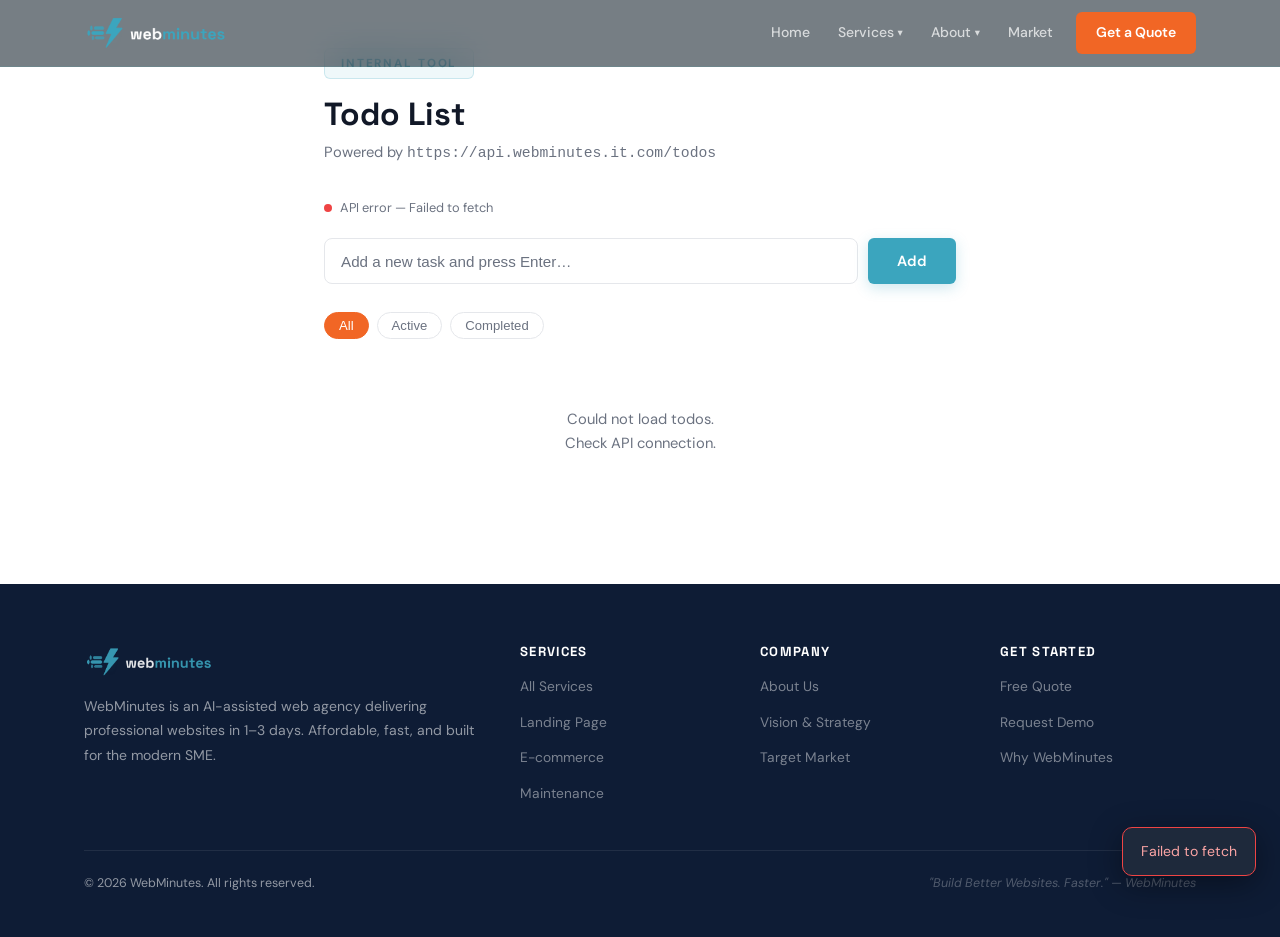
<file: api-test.html>
<!DOCTYPE html>
<html lang="en">
<head>
  <meta charset="UTF-8" />
  <meta name="viewport" content="width=device-width, initial-scale=1.0" />
  <link rel="icon" type="image/x-icon" href="assets/img/favicon.ico" />
  <link rel="icon" type="image/png" sizes="32x32" href="assets/img/favicon-32.png" />
  <title>Todo List – WebMinutes</title>
  <meta name="robots" content="noindex, nofollow" />
  <link rel="stylesheet" href="assets/css/styles.css" />
  <style>
    .todo-wrap {
      max-width: 680px;
      margin: 0 auto;
      padding: 48px 24px 80px;
    }
    .todo-header {
      margin-bottom: 32px;
    }
    .todo-header h1 {
      font-size: 2rem;
      margin-bottom: 6px;
    }
    .todo-header p {
      color: var(--text-light);
      font-size: 0.92rem;
    }
    .todo-add-form {
      display: flex;
      gap: 10px;
      margin-bottom: 28px;
    }
    .todo-input {
      flex: 1;
      background: var(--bg-card, #fff);
      border: 1px solid var(--border, #E5E7EB);
      border-radius: 8px;
      padding: 11px 16px;
      font-size: 0.95rem;
      color: var(--text, #374151);
      outline: none;
      transition: border-color 0.2s;
    }
    .todo-input:focus {
      border-color: var(--primary, #3ba9be);
    }
    .todo-input::placeholder {
      color: var(--text-light, #6B7280);
    }
    .todo-filters {
      display: flex;
      gap: 8px;
      margin-bottom: 20px;
      flex-wrap: wrap;
    }
    .filter-btn {
      background: transparent;
      border: 1px solid var(--border, #E5E7EB);
      border-radius: 20px;
      padding: 5px 14px;
      font-size: 0.82rem;
      color: var(--text-light, #6B7280);
      cursor: pointer;
      transition: all 0.2s;
    }
    .filter-btn.active,
    .filter-btn:hover {
      background: var(--accent, #F16625);
      border-color: var(--accent, #F16625);
      color: #fff;
    }
    .todo-stats {
      margin-left: auto;
      font-size: 0.82rem;
      color: var(--text-light);
      display: flex;
      align-items: center;
    }
    .todo-list {
      display: flex;
      flex-direction: column;
      gap: 8px;
    }
    .todo-item {
      display: flex;
      align-items: center;
      gap: 12px;
      background: var(--bg-card, #fff);
      border: 1px solid var(--border, #E5E7EB);
      border-radius: 10px;
      padding: 14px 16px;
      transition: opacity 0.2s, border-color 0.2s;
      animation: slide-in 0.18s ease;
    }
    @keyframes slide-in {
      from { opacity: 0; transform: translateY(-6px); }
      to   { opacity: 1; transform: translateY(0); }
    }
    .todo-item.completed {
      opacity: 0.55;
    }
    .todo-checkbox {
      width: 20px;
      height: 20px;
      border: 2px solid var(--border, #D1D5DB);
      border-radius: 50%;
      flex-shrink: 0;
      cursor: pointer;
      display: flex;
      align-items: center;
      justify-content: center;
      transition: all 0.2s;
      background: transparent;
    }
    .todo-item.completed .todo-checkbox {
      background: #22c55e;
      border-color: #22c55e;
    }
    .todo-checkbox svg {
      display: none;
      width: 11px;
      height: 11px;
    }
    .todo-item.completed .todo-checkbox svg {
      display: block;
    }
    .todo-title {
      flex: 1;
      font-size: 0.95rem;
      color: var(--text, #374151);
      word-break: break-word;
    }
    .todo-item.completed .todo-title {
      text-decoration: line-through;
      color: var(--text-light);
    }
    .todo-edit-input {
      flex: 1;
      background: transparent;
      border: none;
      border-bottom: 1px solid var(--primary, #3ba9be);
      padding: 2px 4px;
      font-size: 0.95rem;
      color: var(--text, #374151);
      outline: none;
    }
    .todo-actions {
      display: flex;
      gap: 6px;
      flex-shrink: 0;
    }
    .icon-btn {
      background: none;
      border: none;
      cursor: pointer;
      color: var(--text-light);
      padding: 4px;
      border-radius: 6px;
      display: flex;
      align-items: center;
      transition: color 0.15s, background 0.15s;
    }
    .icon-btn:hover { background: var(--bg-alt, #F4F7FA); color: var(--text); }
    .icon-btn.delete:hover { color: #ef4444; }
    .todo-empty {
      text-align: center;
      color: var(--text-light);
      padding: 48px 0;
      font-size: 0.92rem;
    }
    .toast {
      position: fixed;
      bottom: 24px;
      right: 24px;
      background: #1e293b;
      border: 1px solid var(--border, rgba(255,255,255,0.12));
      border-radius: 10px;
      padding: 12px 18px;
      font-size: 0.88rem;
      color: var(--text, #e2e8f0);
      box-shadow: 0 8px 32px rgba(0,0,0,0.4);
      z-index: 9999;
      transform: translateY(8px);
      opacity: 0;
      transition: all 0.25s;
      pointer-events: none;
    }
    .toast.show { transform: translateY(0); opacity: 1; }
    .toast.error { border-color: #ef4444; color: #fca5a5; }
    .api-status {
      display: flex;
      align-items: center;
      gap: 8px;
      font-size: 0.8rem;
      color: var(--text-light);
      margin-bottom: 20px;
    }
    .api-dot {
      width: 8px; height: 8px;
      border-radius: 50%;
      background: #444;
      flex-shrink: 0;
      transition: background 0.3s;
    }
    .api-dot.ok  { background: #22c55e; }
    .api-dot.err { background: #ef4444; }
    .api-dot.loading { background: #f59e0b; animation: pulse-dot 1s infinite; }
    @keyframes pulse-dot { 0%,100%{opacity:1} 50%{opacity:0.35} }
    .skeleton {
      background: linear-gradient(90deg, rgba(255,255,255,0.04) 25%, rgba(255,255,255,0.08) 50%, rgba(255,255,255,0.04) 75%);
      background-size: 200% 100%;
      animation: shimmer 1.2s infinite;
      border-radius: 10px;
      height: 52px;
    }
    @keyframes shimmer { 0%{background-position:200% 0} 100%{background-position:-200% 0} }
  </style>
</head>
<body>

  <!-- NAV -->
  <nav class="nav">
    <div class="nav-inner">
      <a href="index.html" class="nav-logo">
        <img src="assets/img/webminutes-logo.png" alt="WebMinutes" class="nav-logo-img" />
      </a>
      <ul class="nav-menu">
        <li class="nav-item"><a href="index.html" class="nav-link">Home</a></li>
        <li class="nav-item">
          <a href="services.html" class="nav-link" data-dropdown="true">Services <span class="chevron">▾</span></a>
          <div class="dropdown">
            <a href="services.html">All Services</a>
            <a href="services/landing-page.html">Landing Page</a>
            <a href="services/ecommerce.html">E-commerce</a>
          </div>
        </li>
        <li class="nav-item">
          <a href="about.html" class="nav-link" data-dropdown="true">About <span class="chevron">▾</span></a>
          <div class="dropdown">
            <a href="about.html">Company Overview</a>
            <a href="about/vision.html">Vision &amp; Strategy</a>
          </div>
        </li>
        <li class="nav-item"><a href="market.html" class="nav-link">Market</a></li>
        <li class="nav-item"><a href="contact.html" class="nav-link nav-cta">Get a Quote</a></li>
      </ul>
      <div class="nav-toggle" aria-label="Toggle menu">
        <span></span><span></span><span></span>
      </div>
    </div>
  </nav>

  <div class="todo-wrap">
    <div class="todo-header">
      <div class="eyebrow">Internal Tool</div>
      <h1>Todo List</h1>
      <p>Powered by <code>https://api.webminutes.it.com/todos</code></p>
    </div>

    <div class="api-status">
      <div class="api-dot loading" id="apiDot"></div>
      <span id="apiStatusText">Connecting…</span>
    </div>

    <form class="todo-add-form" id="addForm">
      <input
        class="todo-input"
        id="newTodoInput"
        type="text"
        placeholder="Add a new task and press Enter…"
        autocomplete="off"
        maxlength="255"
      />
      <button type="submit" class="btn btn-primary">Add</button>
    </form>

    <div class="todo-filters">
      <button class="filter-btn active" data-filter="all">All</button>
      <button class="filter-btn" data-filter="active">Active</button>
      <button class="filter-btn" data-filter="completed">Completed</button>
      <span class="todo-stats" id="todoStats"></span>
    </div>

    <div class="todo-list" id="todoList">
      <div class="skeleton"></div>
      <div class="skeleton"></div>
      <div class="skeleton"></div>
    </div>
  </div>

  <!-- FOOTER -->
  <footer class="footer">
    <div class="container">
      <div class="footer-grid">
        <div class="footer-brand">
          <img src="assets/img/webminutes-logo.png" alt="WebMinutes" class="footer-logo-img" />
          <p>WebMinutes is an AI-assisted web agency delivering professional websites in 1–3 days. Affordable, fast, and built for the modern SME.</p>
        </div>
        <div class="footer-col">
          <h5>Services</h5>
          <ul>
            <li><a href="services.html">All Services</a></li>
            <li><a href="services/landing-page.html">Landing Page</a></li>
            <li><a href="services/ecommerce.html">E-commerce</a></li>
            <li><a href="services.html#maintenance">Maintenance</a></li>
          </ul>
        </div>
        <div class="footer-col">
          <h5>Company</h5>
          <ul>
            <li><a href="about.html">About Us</a></li>
            <li><a href="about/vision.html">Vision &amp; Strategy</a></li>
            <li><a href="market.html">Target Market</a></li>
          </ul>
        </div>
        <div class="footer-col">
          <h5>Get Started</h5>
          <ul>
            <li><a href="contact.html">Free Quote</a></li>
            <li><a href="contact.html">Request Demo</a></li>
            <li><a href="market.html">Why WebMinutes</a></li>
          </ul>
        </div>
      </div>
      <div class="footer-bottom">
        <p>&copy; 2026 WebMinutes. All rights reserved.</p>
        <p class="footer-tagline">"Build Better Websites. Faster." — WebMinutes</p>
      </div>
    </div>
  </footer>

  <div class="toast" id="toast"></div>

  <script src="assets/js/site-scripts.js"></script>
  <script>
    const API = 'https://api.webminutes.it.com';

    const todoList     = document.getElementById('todoList');
    const addForm      = document.getElementById('addForm');
    const newTodoInput = document.getElementById('newTodoInput');
    const todoStats    = document.getElementById('todoStats');
    const apiDot       = document.getElementById('apiDot');
    const apiStatusText = document.getElementById('apiStatusText');
    const toastEl      = document.getElementById('toast');

    let todos = [];
    let activeFilter = 'all';
    let toastTimer;

    function setApiStatus(state, text) {
      apiDot.className = 'api-dot ' + state;
      apiStatusText.textContent = text;
    }

    function showToast(msg, isError = false) {
      clearTimeout(toastTimer);
      toastEl.textContent = msg;
      toastEl.className = 'toast' + (isError ? ' error' : '') + ' show';
      toastTimer = setTimeout(() => { toastEl.className = 'toast'; }, 3000);
    }

    async function apiFetch(path, options = {}) {
      const res = await fetch(API + path, {
        headers: { 'Content-Type': 'application/json', 'Accept': 'application/json' },
        ...options,
      });
      const json = await res.json();
      if (!res.ok) throw new Error(json.error || 'Request failed');
      return json;
    }

    async function loadTodos() {
      setApiStatus('loading', 'Fetching todos…');
      try {
        const json = await apiFetch('/todos');
        todos = json.data || [];
        setApiStatus('ok', 'API connected · ' + API + '/todos');
        render();
      } catch (err) {
        setApiStatus('err', 'API error — ' + err.message);
        todoList.innerHTML = '<div class="todo-empty">Could not load todos.<br>Check API connection.</div>';
        showToast(err.message, true);
      }
    }

    function filteredTodos() {
      if (activeFilter === 'active')    return todos.filter(t => !t.completed);
      if (activeFilter === 'completed') return todos.filter(t =>  t.completed);
      return todos;
    }

    function render() {
      const items = filteredTodos();
      const total     = todos.length;
      const remaining = todos.filter(t => !t.completed).length;
      todoStats.textContent = remaining + ' of ' + total + ' remaining';

      if (items.length === 0) {
        todoList.innerHTML = '<div class="todo-empty">No tasks here yet.</div>';
        return;
      }

      todoList.innerHTML = '';
      items.forEach(todo => {
        const el = document.createElement('div');
        el.className = 'todo-item' + (todo.completed ? ' completed' : '');
        el.dataset.id = todo.id;
        el.innerHTML = `
          <div class="todo-checkbox" data-action="toggle">
            <svg viewBox="0 0 12 10" fill="none" xmlns="http://www.w3.org/2000/svg">
              <path d="M1 5l3.5 3.5L11 1" stroke="#fff" stroke-width="2" stroke-linecap="round" stroke-linejoin="round"/>
            </svg>
          </div>
          <span class="todo-title">${escHtml(todo.title)}</span>
          <div class="todo-actions">
            <button class="icon-btn" data-action="edit" title="Edit">
              <svg width="15" height="15" viewBox="0 0 24 24" fill="none" stroke="currentColor" stroke-width="2" stroke-linecap="round" stroke-linejoin="round">
                <path d="M11 4H4a2 2 0 0 0-2 2v14a2 2 0 0 0 2 2h14a2 2 0 0 0 2-2v-7"/>
                <path d="M18.5 2.5a2.121 2.121 0 0 1 3 3L12 15l-4 1 1-4 9.5-9.5z"/>
              </svg>
            </button>
            <button class="icon-btn delete" data-action="delete" title="Delete">
              <svg width="15" height="15" viewBox="0 0 24 24" fill="none" stroke="currentColor" stroke-width="2" stroke-linecap="round" stroke-linejoin="round">
                <polyline points="3 6 5 6 21 6"/><path d="M19 6l-1 14a2 2 0 0 1-2 2H8a2 2 0 0 1-2-2L5 6"/>
                <path d="M10 11v6"/><path d="M14 11v6"/><path d="M9 6V4a1 1 0 0 1 1-1h4a1 1 0 0 1 1 1v2"/>
              </svg>
            </button>
          </div>
        `;
        todoList.appendChild(el);
      });
    }

    function escHtml(str) {
      return str.replace(/[&<>"']/g, c => ({'&':'&amp;','<':'&lt;','>':'&gt;','"':'&quot;',"'":'&#39;'}[c]));
    }

    function startEdit(item, id) {
      const titleEl = item.querySelector('.todo-title');
      const current = todos.find(t => t.id === id);
      if (!current) return;

      const input = document.createElement('input');
      input.className = 'todo-edit-input';
      input.value = current.title;
      titleEl.replaceWith(input);
      input.focus();
      input.select();

      async function commit() {
        const newTitle = input.value.trim();
        if (!newTitle || newTitle === current.title) { render(); return; }
        try {
          const json = await apiFetch('/todos/' + id, {
            method: 'PUT',
            body: JSON.stringify({ title: newTitle }),
          });
          const idx = todos.findIndex(t => t.id === id);
          if (idx !== -1) todos[idx] = json.data;
          render();
          showToast('Task updated');
        } catch (err) {
          showToast(err.message, true);
          render();
        }
      }

      input.addEventListener('blur', commit);
      input.addEventListener('keydown', e => {
        if (e.key === 'Enter') { e.preventDefault(); input.blur(); }
        if (e.key === 'Escape') { render(); }
      });
    }

    todoList.addEventListener('click', async e => {
      const action = e.target.closest('[data-action]')?.dataset.action;
      const item   = e.target.closest('.todo-item');
      if (!item || !action) return;

      const id = Number(item.dataset.id);

      if (action === 'toggle') {
        const todo = todos.find(t => t.id === id);
        if (!todo) return;
        try {
          const json = await apiFetch('/todos/' + id, {
            method: 'PUT',
            body: JSON.stringify({ completed: !todo.completed }),
          });
          const idx = todos.findIndex(t => t.id === id);
          if (idx !== -1) todos[idx] = json.data;
          render();
        } catch (err) { showToast(err.message, true); }
      }

      if (action === 'edit') {
        startEdit(item, id);
      }

      if (action === 'delete') {
        try {
          await apiFetch('/todos/' + id, { method: 'DELETE' });
          todos = todos.filter(t => t.id !== id);
          render();
          showToast('Task deleted');
        } catch (err) { showToast(err.message, true); }
      }
    });

    addForm.addEventListener('submit', async e => {
      e.preventDefault();
      const title = newTodoInput.value.trim();
      if (!title) return;
      newTodoInput.disabled = true;
      try {
        const json = await apiFetch('/todos', {
          method: 'POST',
          body: JSON.stringify({ title }),
        });
        todos.unshift(json.data);
        newTodoInput.value = '';
        render();
        showToast('Task added');
      } catch (err) {
        showToast(err.message, true);
      } finally {
        newTodoInput.disabled = false;
        newTodoInput.focus();
      }
    });

    document.querySelectorAll('.filter-btn').forEach(btn => {
      btn.addEventListener('click', () => {
        activeFilter = btn.dataset.filter;
        document.querySelectorAll('.filter-btn').forEach(b => b.classList.remove('active'));
        btn.classList.add('active');
        render();
      });
    });

    loadTodos();
  </script>
</body>
</html>
</file>
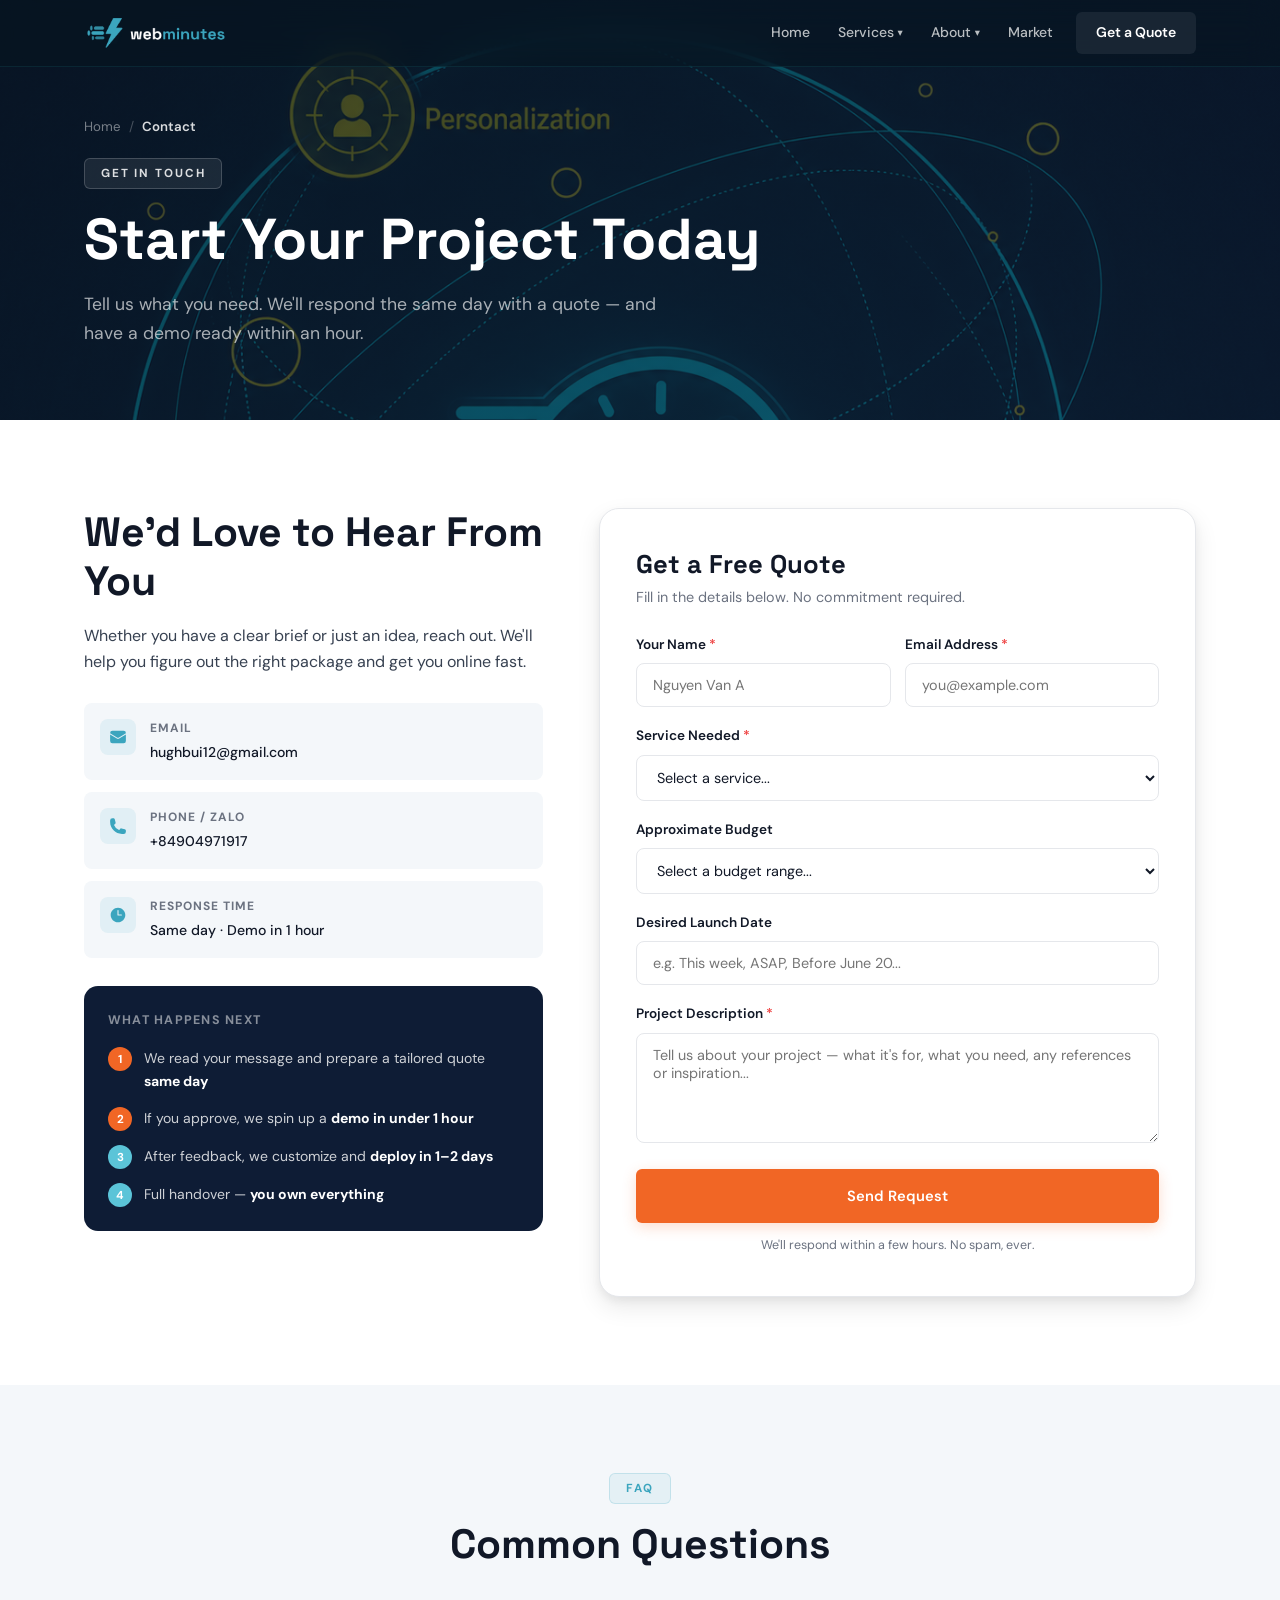
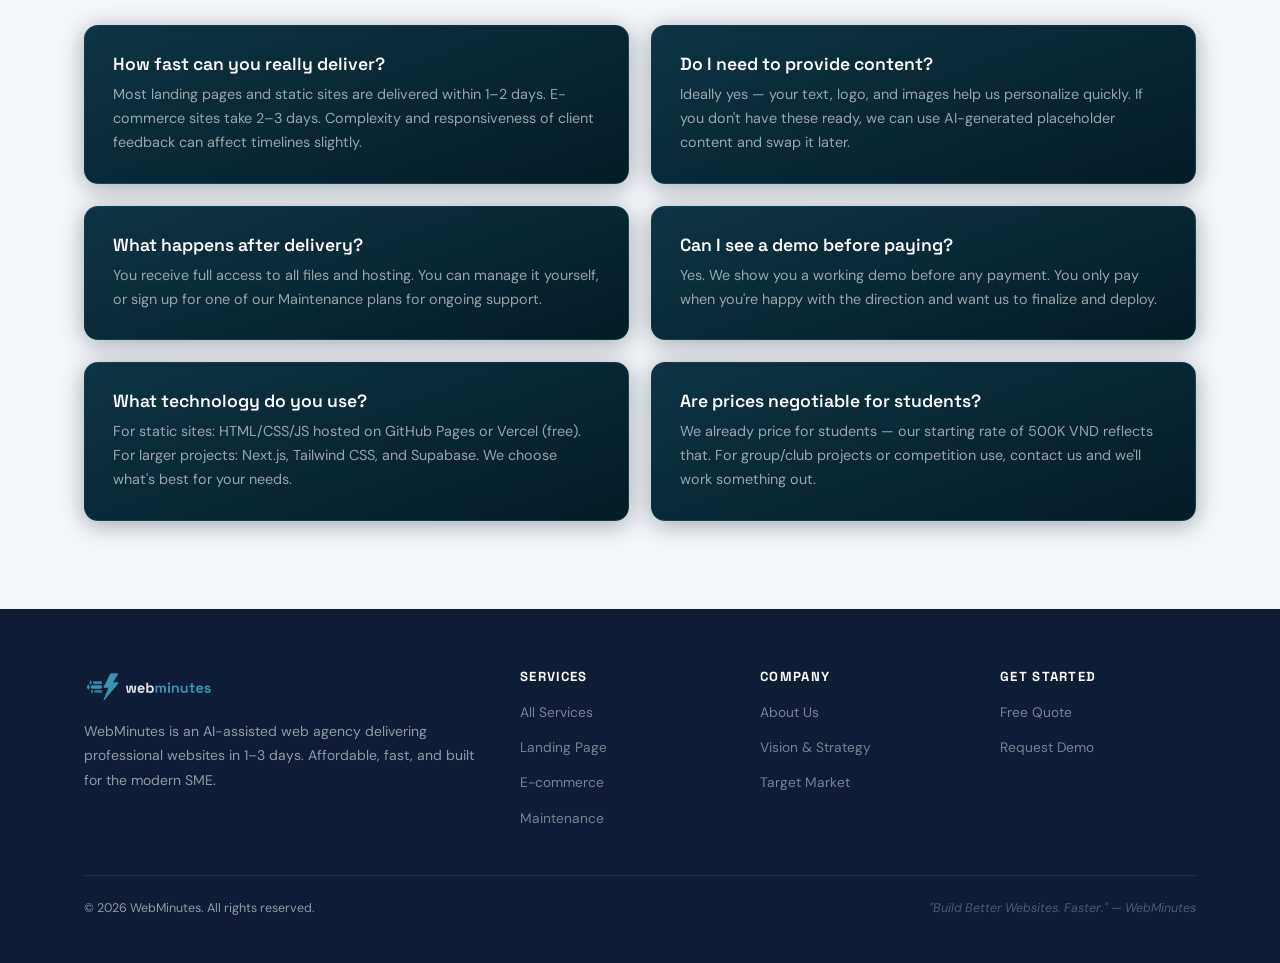
<file: contact.html>
<!DOCTYPE html>
<html lang="en">
<head>
  <meta charset="UTF-8" />
  <meta name="viewport" content="width=device-width, initial-scale=1.0" />
  <link rel="icon" type="image/x-icon" href="assets/img/favicon.ico" />
  <link rel="icon" type="image/png" sizes="32x32" href="assets/img/favicon-32.png" />
  <title>Contact – WebMinutes</title>
  <meta name="description" content="Get a free quote from WebMinutes. We respond the same day and can have a demo ready within 1 hour." />
  <link rel="stylesheet" href="assets/css/styles.css" />
</head>
<body>

  <nav class="nav">
    <div class="nav-inner">
      <a href="index.html" class="nav-logo">
        <img src="assets/img/webminutes-logo.png" alt="WebMinutes" class="nav-logo-img" />
      </a>
      <ul class="nav-menu">
        <li class="nav-item"><a href="index.html" class="nav-link">Home</a></li>
        <li class="nav-item">
          <a href="services.html" class="nav-link" data-dropdown="true">Services <span class="chevron">▾</span></a>
          <div class="dropdown">
            <a href="services.html">All Services</a>
            <a href="services/landing-page.html">Landing Page</a>
            <a href="services/ecommerce.html">E-commerce</a>
          </div>
        </li>
        <li class="nav-item">
          <a href="about.html" class="nav-link" data-dropdown="true">About <span class="chevron">▾</span></a>
          <div class="dropdown">
            <a href="about.html">Company Overview</a>
            <a href="about/vision.html">Vision &amp; Strategy</a>
          </div>
        </li>
        <li class="nav-item"><a href="market.html" class="nav-link">Market</a></li>
        <li class="nav-item"><a href="contact.html" class="nav-link nav-cta active">Get a Quote</a></li>
      </ul>
      <div class="nav-toggle"><span></span><span></span><span></span></div>
    </div>
  </nav>

  <section class="page-hero">
    <div class="container page-hero-inner">
      <div class="breadcrumb">
        <a href="index.html">Home</a><span>/</span><span class="current">Contact</span>
      </div>
      <div class="eyebrow">Get in Touch</div>
      <h1>Start Your Project Today</h1>
      <p>Tell us what you need. We'll respond the same day with a quote — and have a demo ready within an hour.</p>
    </div>
  </section>

  <section class="section">
    <div class="container">
      <div class="contact-grid">
        <div class="reveal">
          <h2 style="margin-bottom:16px;">We'd Love to Hear From You</h2>
          <p>Whether you have a clear brief or just an idea, reach out. We'll help you figure out the right package and get you online fast.</p>

          <div style="margin:28px 0;">
            <div class="contact-detail">
              <div class="cd-icon">
                <svg xmlns="http://www.w3.org/2000/svg" viewBox="0 0 24 24" fill="currentColor"><path d="M1.5 8.67v8.58a3 3 0 003 3h15a3 3 0 003-3V8.67l-8.928 5.493a3 3 0 01-3.144 0L1.5 8.67z"/><path d="M22.5 6.908V6.75a3 3 0 00-3-3h-15a3 3 0 00-3 3v.158l9.714 5.978a1.5 1.5 0 001.572 0L22.5 6.908z"/></svg>
              </div>
              <div>
                <div class="cd-label">Email</div>
                <div class="cd-value">hughbui12@gmail.com</div>
              </div>
            </div>
            <div class="contact-detail">
              <div class="cd-icon">
                <svg xmlns="http://www.w3.org/2000/svg" viewBox="0 0 24 24" fill="currentColor"><path fill-rule="evenodd" d="M1.5 4.5a3 3 0 013-3h1.372c.86 0 1.61.586 1.819 1.42l1.105 4.423a1.875 1.875 0 01-.694 1.955l-1.293.97c-.135.101-.164.249-.126.352a11.285 11.285 0 006.697 6.697c.103.038.25.009.352-.126l.97-1.293a1.875 1.875 0 011.955-.694l4.423 1.105c.834.209 1.42.959 1.42 1.82V19.5a3 3 0 01-3 3h-2.25C8.552 22.5 1.5 15.448 1.5 6.75V4.5z" clip-rule="evenodd"/></svg>
              </div>
              <div>
                <div class="cd-label">Phone / Zalo</div>
                <div class="cd-value">+84904971917</div>
              </div>
            </div>
            <div class="contact-detail">
              <div class="cd-icon">
                <svg xmlns="http://www.w3.org/2000/svg" viewBox="0 0 24 24" fill="currentColor"><path fill-rule="evenodd" d="M12 2.25c-5.385 0-9.75 4.365-9.75 9.75s4.365 9.75 9.75 9.75 9.75-4.365 9.75-9.75S17.385 2.25 12 2.25zM12.75 6a.75.75 0 00-1.5 0v6c0 .414.336.75.75.75h4.5a.75.75 0 000-1.5h-3.75V6z" clip-rule="evenodd"/></svg>
              </div>
              <div>
                <div class="cd-label">Response Time</div>
                <div class="cd-value">Same day · Demo in 1 hour</div>
              </div>
            </div>
          </div>

          <div style="background:var(--navy);border-radius:var(--radius-lg);padding:24px;color:white;">
            <div style="font-size:.78rem;font-weight:700;text-transform:uppercase;letter-spacing:.1em;color:rgba(255,255,255,.5);margin-bottom:16px;">What Happens Next</div>
            <div style="display:flex;flex-direction:column;gap:14px;">
              <div style="display:flex;gap:12px;align-items:flex-start;">
                <div style="width:24px;height:24px;background:var(--accent);border-radius:50%;display:flex;align-items:center;justify-content:center;font-size:.72rem;font-weight:700;flex-shrink:0;">1</div>
                <div style="font-size:.875rem;color:rgba(255,255,255,.8);">We read your message and prepare a tailored quote <strong style="color:white;">same day</strong></div>
              </div>
              <div style="display:flex;gap:12px;align-items:flex-start;">
                <div style="width:24px;height:24px;background:var(--accent);border-radius:50%;display:flex;align-items:center;justify-content:center;font-size:.72rem;font-weight:700;flex-shrink:0;">2</div>
                <div style="font-size:.875rem;color:rgba(255,255,255,.8);">If you approve, we spin up a <strong style="color:white;">demo in under 1 hour</strong></div>
              </div>
              <div style="display:flex;gap:12px;align-items:flex-start;">
                <div style="width:24px;height:24px;background:var(--primary-light);border-radius:50%;display:flex;align-items:center;justify-content:center;font-size:.72rem;font-weight:700;flex-shrink:0;">3</div>
                <div style="font-size:.875rem;color:rgba(255,255,255,.8);">After feedback, we customize and <strong style="color:white;">deploy in 1–2 days</strong></div>
              </div>
              <div style="display:flex;gap:12px;align-items:flex-start;">
                <div style="width:24px;height:24px;background:var(--primary-light);border-radius:50%;display:flex;align-items:center;justify-content:center;font-size:.72rem;font-weight:700;flex-shrink:0;">4</div>
                <div style="font-size:.875rem;color:rgba(255,255,255,.8);">Full handover — <strong style="color:white;">you own everything</strong></div>
              </div>
            </div>
          </div>
        </div>

        <div class="contact-form-wrap reveal delay-1">
          <h3 style="margin-bottom:6px;">Get a Free Quote</h3>
          <p style="font-size:.9rem;color:var(--text-light);margin-bottom:24px;">Fill in the details below. No commitment required.</p>
          <form>
            <div class="form-row">
              <div class="form-group">
                <label for="name">Your Name <span style="color:#EF4444;">*</span></label>
                <input type="text" id="name" name="name" placeholder="Nguyen Van A" required />
              </div>
              <div class="form-group">
                <label for="email">Email Address <span style="color:#EF4444;">*</span></label>
                <input type="email" id="email" name="email" placeholder="you@example.com" required />
              </div>
            </div>
            <div class="form-group">
              <label for="service">Service Needed <span style="color:#EF4444;">*</span></label>
              <select id="service" name="service" required>
                <option value="">Select a service...</option>
                <option value="landing">Landing Page / Static Website (500K–3M VND)</option>
                <option value="ecommerce">Basic E-commerce Website (2M–10M VND)</option>
                <option value="maintenance">Maintenance &amp; Support (100K–1M/month)</option>
                <option value="unsure">Not sure yet — help me decide</option>
              </select>
            </div>
            <div class="form-group">
              <label for="budget">Approximate Budget</label>
              <select id="budget" name="budget">
                <option value="">Select a budget range...</option>
                <option value="under1m">Under 1M VND</option>
                <option value="1-3m">1M – 3M VND</option>
                <option value="3-10m">3M – 10M VND</option>
                <option value="10m+">10M+ VND</option>
              </select>
            </div>
            <div class="form-group">
              <label for="deadline">Desired Launch Date</label>
              <input type="text" id="deadline" name="deadline" placeholder="e.g. This week, ASAP, Before June 20..." />
            </div>
            <div class="form-group">
              <label for="message">Project Description <span style="color:#EF4444;">*</span></label>
              <textarea id="message" name="message" placeholder="Tell us about your project — what it's for, what you need, any references or inspiration..." required></textarea>
            </div>
            <button type="submit" class="btn btn-accent" style="width:100%;justify-content:center;padding:16px;">Send Request</button>
            <p style="font-size:.78rem;color:var(--text-light);text-align:center;margin-top:12px;margin-bottom:0;">We'll respond within a few hours. No spam, ever.</p>
          </form>
        </div>
      </div>
    </div>
  </section>

  <!-- FAQ -->
  <section class="section section-alt">
    <div class="container">
      <div class="section-header reveal">
        <div class="eyebrow">FAQ</div>
        <h2>Common Questions</h2>
      </div>
      <div class="card-grid card-grid-2 reveal">
        <div class="card">
          <h4>How fast can you really deliver?</h4>
          <p>Most landing pages and static sites are delivered within 1–2 days. E-commerce sites take 2–3 days. Complexity and responsiveness of client feedback can affect timelines slightly.</p>
        </div>
        <div class="card">
          <h4>Do I need to provide content?</h4>
          <p>Ideally yes — your text, logo, and images help us personalize quickly. If you don't have these ready, we can use AI-generated placeholder content and swap it later.</p>
        </div>
        <div class="card">
          <h4>What happens after delivery?</h4>
          <p>You receive full access to all files and hosting. You can manage it yourself, or sign up for one of our Maintenance plans for ongoing support.</p>
        </div>
        <div class="card">
          <h4>Can I see a demo before paying?</h4>
          <p>Yes. We show you a working demo before any payment. You only pay when you're happy with the direction and want us to finalize and deploy.</p>
        </div>
        <div class="card">
          <h4>What technology do you use?</h4>
          <p>For static sites: HTML/CSS/JS hosted on GitHub Pages or Vercel (free). For larger projects: Next.js, Tailwind CSS, and Supabase. We choose what's best for your needs.</p>
        </div>
        <div class="card">
          <h4>Are prices negotiable for students?</h4>
          <p>We already price for students — our starting rate of 500K VND reflects that. For group/club projects or competition use, contact us and we'll work something out.</p>
        </div>
      </div>
    </div>
  </section>

  <footer class="footer">
    <div class="container">
      <div class="footer-grid">
        <div class="footer-brand">
          <img src="assets/img/webminutes-logo.png" alt="WebMinutes" class="footer-logo-img" />
          <p>WebMinutes is an AI-assisted web agency delivering professional websites in 1–3 days. Affordable, fast, and built for the modern SME.</p>
        </div>
        <div class="footer-col"><h5>Services</h5><ul><li><a href="services.html">All Services</a></li><li><a href="services/landing-page.html">Landing Page</a></li><li><a href="services/ecommerce.html">E-commerce</a></li><li><a href="services.html#maintenance">Maintenance</a></li></ul></div>
        <div class="footer-col"><h5>Company</h5><ul><li><a href="about.html">About Us</a></li><li><a href="about/vision.html">Vision &amp; Strategy</a></li><li><a href="market.html">Target Market</a></li></ul></div>
        <div class="footer-col"><h5>Get Started</h5><ul><li><a href="contact.html">Free Quote</a></li><li><a href="contact.html">Request Demo</a></li></ul></div>
      </div>
      <div class="footer-bottom">
        <p>&copy; 2026 WebMinutes. All rights reserved.</p>
        <p class="footer-tagline">"Build Better Websites. Faster." — WebMinutes</p>
      </div>
    </div>
  </footer>

  <script src="assets/js/site-scripts.js"></script>
</body>
</html>
</file>
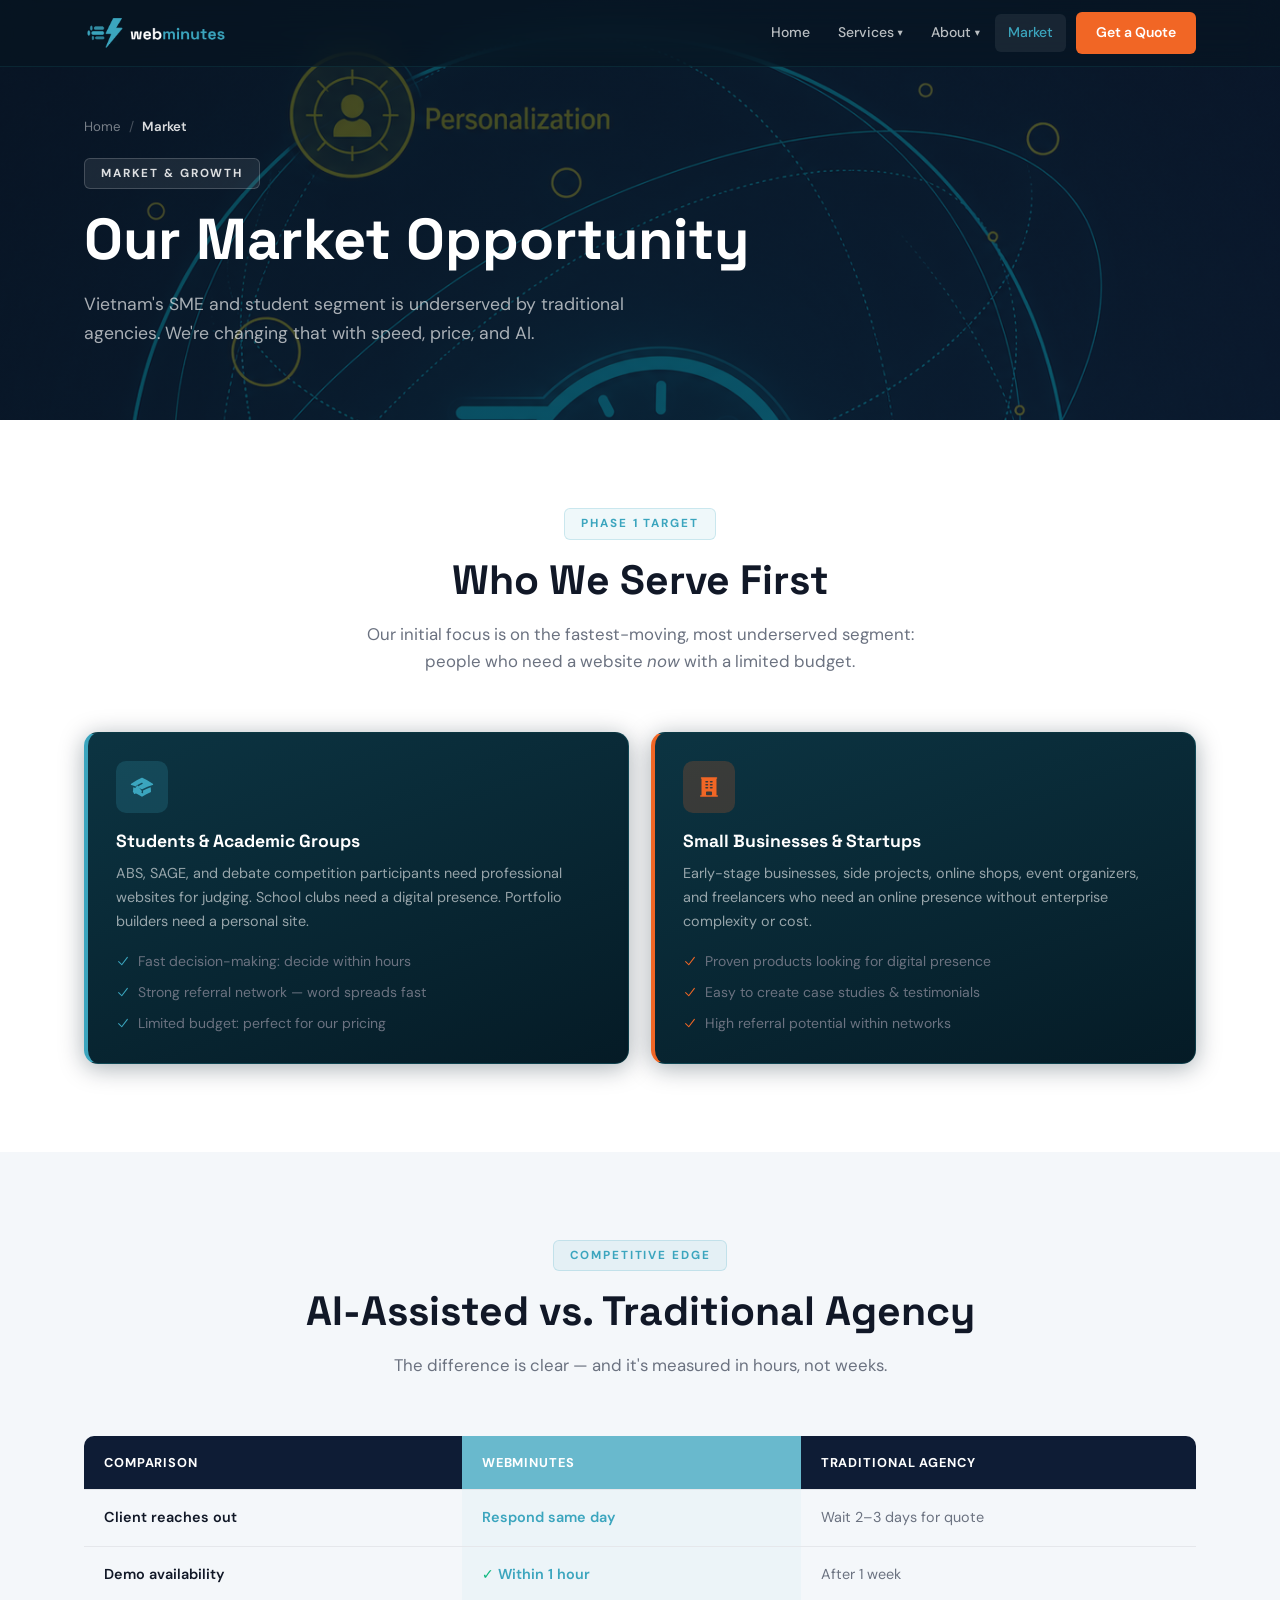
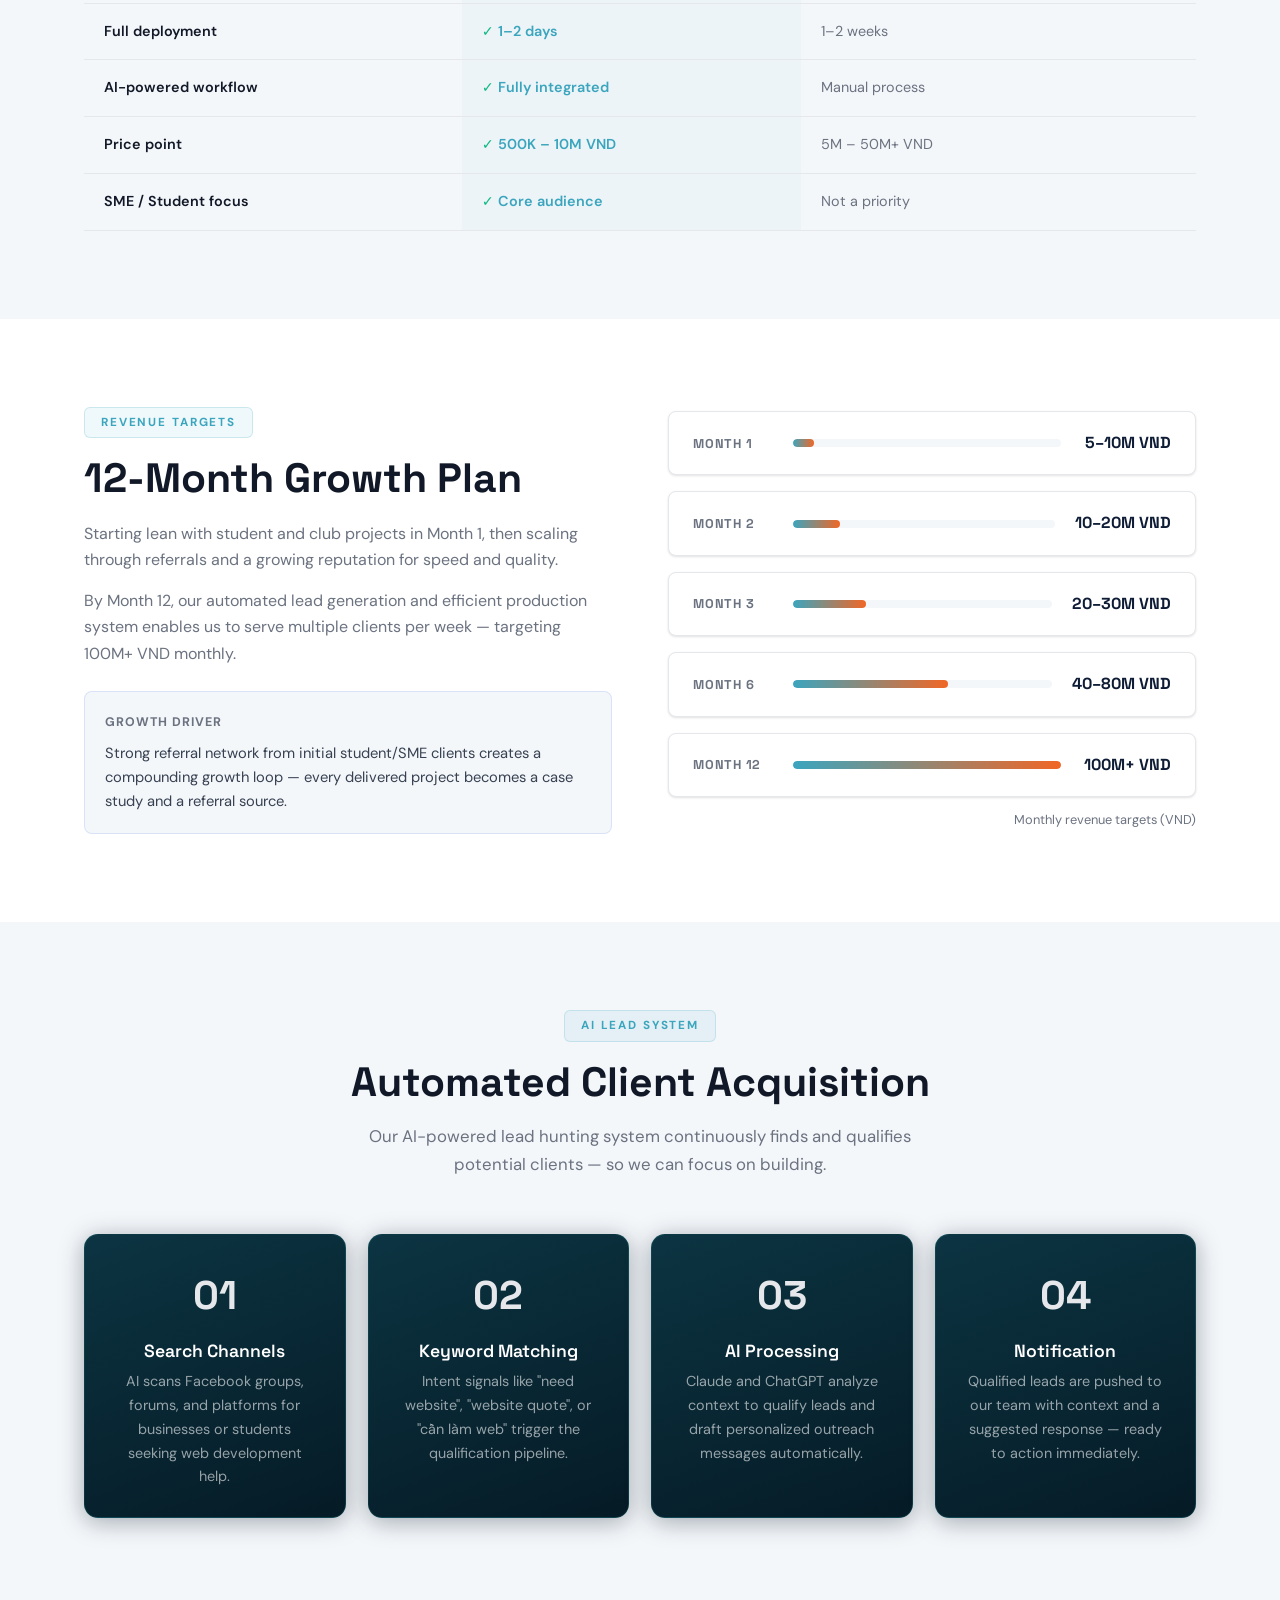
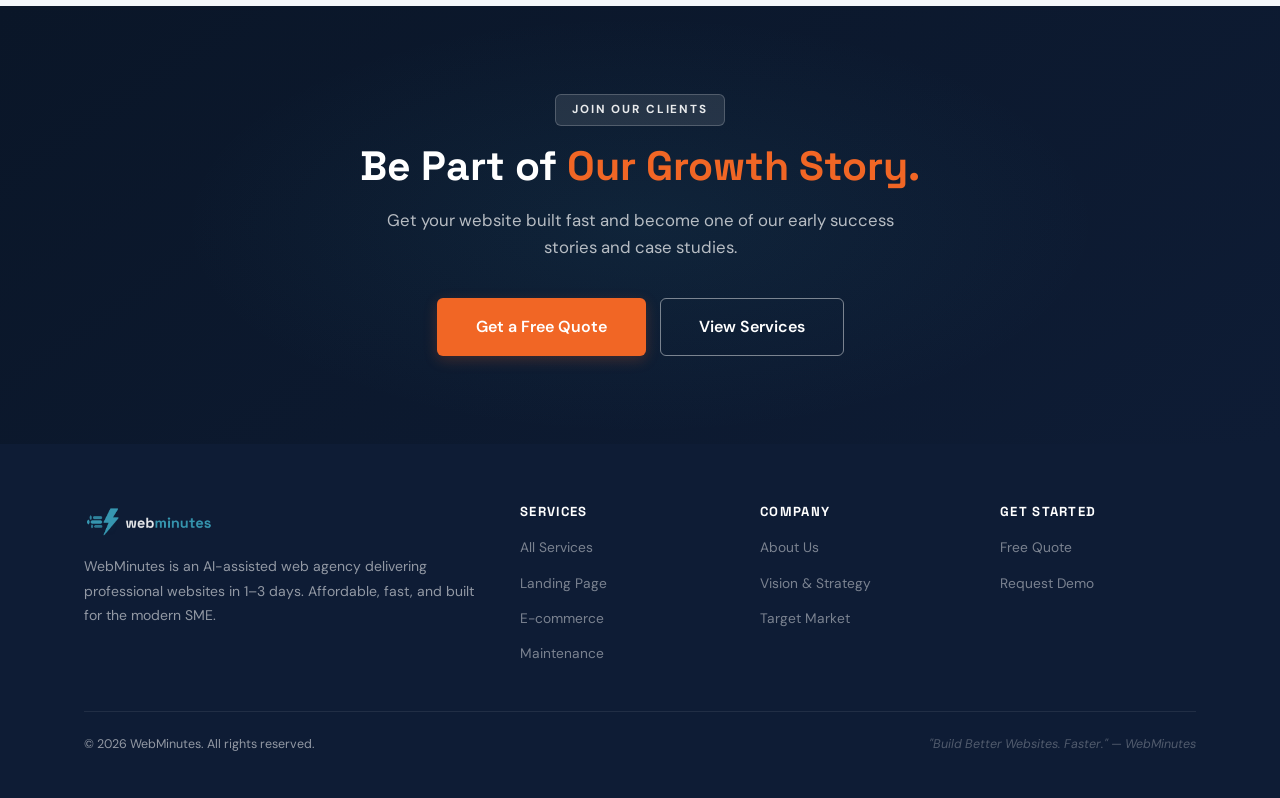
<file: market.html>
<!DOCTYPE html>
<html lang="en">
<head>
  <meta charset="UTF-8" />
  <meta name="viewport" content="width=device-width, initial-scale=1.0" />
  <link rel="icon" type="image/x-icon" href="assets/img/favicon.ico" />
  <link rel="icon" type="image/png" sizes="32x32" href="assets/img/favicon-32.png" />
  <title>Market &amp; Growth – WebMinutes</title>
  <meta name="description" content="WebMinutes targets SMEs, students, and startups in Vietnam who need websites fast. Revenue goal: 100M VND by month 12." />
  <link rel="stylesheet" href="assets/css/styles.css" />
</head>
<body>

  <nav class="nav">
    <div class="nav-inner">
      <a href="index.html" class="nav-logo">
        <img src="assets/img/webminutes-logo.png" alt="WebMinutes" class="nav-logo-img" />
      </a>
      <ul class="nav-menu">
        <li class="nav-item"><a href="index.html" class="nav-link">Home</a></li>
        <li class="nav-item">
          <a href="services.html" class="nav-link" data-dropdown="true">Services <span class="chevron">▾</span></a>
          <div class="dropdown">
            <a href="services.html">All Services</a>
            <a href="services/landing-page.html">Landing Page</a>
            <a href="services/ecommerce.html">E-commerce</a>
          </div>
        </li>
        <li class="nav-item">
          <a href="about.html" class="nav-link" data-dropdown="true">About <span class="chevron">▾</span></a>
          <div class="dropdown">
            <a href="about.html">Company Overview</a>
            <a href="about/vision.html">Vision &amp; Strategy</a>
          </div>
        </li>
        <li class="nav-item"><a href="market.html" class="nav-link active">Market</a></li>
        <li class="nav-item"><a href="contact.html" class="nav-link nav-cta">Get a Quote</a></li>
      </ul>
      <div class="nav-toggle"><span></span><span></span><span></span></div>
    </div>
  </nav>

  <section class="page-hero">
    <div class="container page-hero-inner">
      <div class="breadcrumb">
        <a href="index.html">Home</a><span>/</span><span class="current">Market</span>
      </div>
      <div class="eyebrow">Market &amp; Growth</div>
      <h1>Our Market Opportunity</h1>
      <p>Vietnam's SME and student segment is underserved by traditional agencies. We're changing that with speed, price, and AI.</p>
    </div>
  </section>

  <!-- TARGET CUSTOMERS -->
  <section class="section">
    <div class="container">
      <div class="section-header reveal">
        <div class="eyebrow">Phase 1 Target</div>
        <h2>Who We Serve First</h2>
        <p>Our initial focus is on the fastest-moving, most underserved segment: people who need a website <em>now</em> with a limited budget.</p>
      </div>
      <div class="card-grid card-grid-2 reveal">
        <div class="card" style="border-left:4px solid var(--primary);">
          <div class="card-icon blue">
            <svg xmlns="http://www.w3.org/2000/svg" viewBox="0 0 24 24" fill="currentColor"><path d="M11.7 2.805a.75.75 0 01.6 0A60.65 60.65 0 0122.83 8.72a.75.75 0 01-.231 1.337 49.949 49.949 0 00-9.902 3.912l-.003.002-.34.18a.75.75 0 01-.707 0A50.009 50.009 0 007.5 12.174v-.224c0-.131.067-.248.172-.311a54.614 54.614 0 014.653-2.52.75.75 0 00-.65-1.352 56.129 56.129 0 00-4.78 2.589 1.858 1.858 0 00-.859 1.228 49.803 49.803 0 00-4.634-1.527.75.75 0 01-.231-1.337A60.653 60.653 0 0111.7 2.805z"/><path d="M13.06 15.473a48.45 48.45 0 017.666-3.282c.134 1.414.22 2.843.255 4.285a.75.75 0 01-.46.71 47.878 47.878 0 00-8.105 4.342.75.75 0 01-.832 0 47.877 47.877 0 00-8.104-4.342.75.75 0 01-.461-.71c.035-1.442.121-2.87.255-4.286A48.4 48.4 0 016 13.18v1.27a1.5 1.5 0 00-.14 2.508c-.09.543-.227 1.08-.405 1.605a.75.75 0 01-.494.48l-.024.007a.75.75 0 01-.83-.311 49.896 49.896 0 01-1.153-2.099.75.75 0 01.085-.876 49.96 49.96 0 004.31-5.396 49.956 49.956 0 004.31 5.396.75.75 0 01.085.876c-.351.704-.726 1.41-1.12 2.106a.75.75 0 01-.83.31l-.024-.006a.75.75 0 01-.494-.481A10.516 10.516 0 018.5 17.61v-1.27a48.354 48.354 0 014.56 2.133z"/></svg>
          </div>
          <h3>Students &amp; Academic Groups</h3>
          <p>ABS, SAGE, and debate competition participants need professional websites for judging. School clubs need a digital presence. Portfolio builders need a personal site.</p>
          <div style="margin-top:16px;display:flex;flex-direction:column;gap:8px;">
            <div style="display:flex;align-items:center;gap:8px;font-size:.875rem;color:var(--text-light);">
              <svg xmlns="http://www.w3.org/2000/svg" viewBox="0 0 20 20" fill="var(--primary)" width="14" height="14"><path fill-rule="evenodd" d="M16.704 4.153a.75.75 0 01.143 1.052l-8 10.5a.75.75 0 01-1.127.075l-4.5-4.5a.75.75 0 011.06-1.06l3.894 3.893 7.48-9.817a.75.75 0 011.05-.143z" clip-rule="evenodd"/></svg>
              Fast decision-making: decide within hours
            </div>
            <div style="display:flex;align-items:center;gap:8px;font-size:.875rem;color:var(--text-light);">
              <svg xmlns="http://www.w3.org/2000/svg" viewBox="0 0 20 20" fill="var(--primary)" width="14" height="14"><path fill-rule="evenodd" d="M16.704 4.153a.75.75 0 01.143 1.052l-8 10.5a.75.75 0 01-1.127.075l-4.5-4.5a.75.75 0 011.06-1.06l3.894 3.893 7.48-9.817a.75.75 0 011.05-.143z" clip-rule="evenodd"/></svg>
              Strong referral network — word spreads fast
            </div>
            <div style="display:flex;align-items:center;gap:8px;font-size:.875rem;color:var(--text-light);">
              <svg xmlns="http://www.w3.org/2000/svg" viewBox="0 0 20 20" fill="var(--primary)" width="14" height="14"><path fill-rule="evenodd" d="M16.704 4.153a.75.75 0 01.143 1.052l-8 10.5a.75.75 0 01-1.127.075l-4.5-4.5a.75.75 0 011.06-1.06l3.894 3.893 7.48-9.817a.75.75 0 011.05-.143z" clip-rule="evenodd"/></svg>
              Limited budget: perfect for our pricing
            </div>
          </div>
        </div>
        <div class="card" style="border-left:4px solid var(--accent);">
          <div class="card-icon orange">
            <svg xmlns="http://www.w3.org/2000/svg" viewBox="0 0 24 24" fill="currentColor"><path fill-rule="evenodd" d="M4.5 2.25a.75.75 0 000 1.5v16.5h-.75a.75.75 0 000 1.5h16.5a.75.75 0 000-1.5h-.75V3.75a.75.75 0 000-1.5h-15zM9 6a.75.75 0 000 1.5h1.5a.75.75 0 000-1.5H9zm-.75 3.75A.75.75 0 019 9h1.5a.75.75 0 010 1.5H9a.75.75 0 01-.75-.75zM9 12a.75.75 0 000 1.5h1.5a.75.75 0 000-1.5H9zm3.75-5.25A.75.75 0 0113.5 6H15a.75.75 0 010 1.5h-1.5a.75.75 0 01-.75-.75zM13.5 9a.75.75 0 000 1.5H15A.75.75 0 0015 9h-1.5zm-.75 3.75a.75.75 0 01.75-.75H15a.75.75 0 010 1.5h-1.5a.75.75 0 01-.75-.75zM9 19.5v-2.25a.75.75 0 01.75-.75h4.5a.75.75 0 01.75.75v2.25a.75.75 0 01-.75.75h-4.5A.75.75 0 019 19.5z" clip-rule="evenodd"/></svg>
          </div>
          <h3>Small Businesses &amp; Startups</h3>
          <p>Early-stage businesses, side projects, online shops, event organizers, and freelancers who need an online presence without enterprise complexity or cost.</p>
          <div style="margin-top:16px;display:flex;flex-direction:column;gap:8px;">
            <div style="display:flex;align-items:center;gap:8px;font-size:.875rem;color:var(--text-light);">
              <svg xmlns="http://www.w3.org/2000/svg" viewBox="0 0 20 20" fill="var(--accent)" width="14" height="14"><path fill-rule="evenodd" d="M16.704 4.153a.75.75 0 01.143 1.052l-8 10.5a.75.75 0 01-1.127.075l-4.5-4.5a.75.75 0 011.06-1.06l3.894 3.893 7.48-9.817a.75.75 0 011.05-.143z" clip-rule="evenodd"/></svg>
              Proven products looking for digital presence
            </div>
            <div style="display:flex;align-items:center;gap:8px;font-size:.875rem;color:var(--text-light);">
              <svg xmlns="http://www.w3.org/2000/svg" viewBox="0 0 20 20" fill="var(--accent)" width="14" height="14"><path fill-rule="evenodd" d="M16.704 4.153a.75.75 0 01.143 1.052l-8 10.5a.75.75 0 01-1.127.075l-4.5-4.5a.75.75 0 011.06-1.06l3.894 3.893 7.48-9.817a.75.75 0 011.05-.143z" clip-rule="evenodd"/></svg>
              Easy to create case studies &amp; testimonials
            </div>
            <div style="display:flex;align-items:center;gap:8px;font-size:.875rem;color:var(--text-light);">
              <svg xmlns="http://www.w3.org/2000/svg" viewBox="0 0 20 20" fill="var(--accent)" width="14" height="14"><path fill-rule="evenodd" d="M16.704 4.153a.75.75 0 01.143 1.052l-8 10.5a.75.75 0 01-1.127.075l-4.5-4.5a.75.75 0 011.06-1.06l3.894 3.893 7.48-9.817a.75.75 0 011.05-.143z" clip-rule="evenodd"/></svg>
              High referral potential within networks
            </div>
          </div>
        </div>
      </div>
    </div>
  </section>

  <!-- COMPETITIVE ADVANTAGE -->
  <section class="section section-alt">
    <div class="container">
      <div class="section-header reveal">
        <div class="eyebrow">Competitive Edge</div>
        <h2>AI-Assisted vs. Traditional Agency</h2>
        <p>The difference is clear — and it's measured in hours, not weeks.</p>
      </div>
      <div class="compare-wrap reveal">
        <table class="compare-table">
          <thead>
            <tr>
              <th>Comparison</th>
              <th class="hl-col">WebMinutes</th>
              <th>Traditional Agency</th>
            </tr>
          </thead>
          <tbody>
            <tr><td class="metric-col">Client reaches out</td><td class="hl-col us-col">Respond same day</td><td class="them-col">Wait 2–3 days for quote</td></tr>
            <tr><td class="metric-col">Demo availability</td><td class="hl-col us-col"><span class="check">✓</span> Within 1 hour</td><td class="them-col">After 1 week</td></tr>
            <tr><td class="metric-col">Full deployment</td><td class="hl-col us-col"><span class="check">✓</span> 1–2 days</td><td class="them-col">1–2 weeks</td></tr>
            <tr><td class="metric-col">AI-powered workflow</td><td class="hl-col us-col"><span class="check">✓</span> Fully integrated</td><td class="them-col">Manual process</td></tr>
            <tr><td class="metric-col">Price point</td><td class="hl-col us-col"><span class="check">✓</span> 500K – 10M VND</td><td class="them-col">5M – 50M+ VND</td></tr>
            <tr><td class="metric-col">SME / Student focus</td><td class="hl-col us-col"><span class="check">✓</span> Core audience</td><td class="them-col">Not a priority</td></tr>
          </tbody>
        </table>
      </div>
    </div>
  </section>

  <!-- REVENUE GOALS -->
  <section class="section">
    <div class="container">
      <div class="two-col">
        <div class="two-col-content reveal">
          <div class="eyebrow">Revenue Targets</div>
          <h2>12-Month Growth Plan</h2>
          <p>Starting lean with student and club projects in Month 1, then scaling through referrals and a growing reputation for speed and quality.</p>
          <p>By Month 12, our automated lead generation and efficient production system enables us to serve multiple clients per week — targeting 100M+ VND monthly.</p>
          <div style="margin-top:24px;padding:20px;background:var(--bg-alt);border-radius:var(--radius);border:1px solid rgba(27,79,216,.12);">
            <div style="font-size:.78rem;font-weight:700;text-transform:uppercase;letter-spacing:.08em;color:var(--text-light);margin-bottom:8px;">Growth Driver</div>
            <p style="margin:0;font-size:.92rem;color:var(--text);">Strong referral network from initial student/SME clients creates a compounding growth loop — every delivered project becomes a case study and a referral source.</p>
          </div>
        </div>
        <div class="reveal delay-1">
          <div class="revenue-timeline">
            <div class="revenue-item">
              <div class="revenue-month">Month 1</div>
              <div class="revenue-bar-wrap"><div class="revenue-bar" data-width="8%"></div></div>
              <div class="revenue-amount">5–10M VND</div>
            </div>
            <div class="revenue-item">
              <div class="revenue-month">Month 2</div>
              <div class="revenue-bar-wrap"><div class="revenue-bar" data-width="18%"></div></div>
              <div class="revenue-amount">10–20M VND</div>
            </div>
            <div class="revenue-item">
              <div class="revenue-month">Month 3</div>
              <div class="revenue-bar-wrap"><div class="revenue-bar" data-width="28%"></div></div>
              <div class="revenue-amount">20–30M VND</div>
            </div>
            <div class="revenue-item">
              <div class="revenue-month">Month 6</div>
              <div class="revenue-bar-wrap"><div class="revenue-bar" data-width="60%"></div></div>
              <div class="revenue-amount">40–80M VND</div>
            </div>
            <div class="revenue-item">
              <div class="revenue-month">Month 12</div>
              <div class="revenue-bar-wrap"><div class="revenue-bar" data-width="100%"></div></div>
              <div class="revenue-amount">100M+ VND</div>
            </div>
          </div>
          <div style="margin-top:12px;font-size:.8rem;color:var(--text-light);text-align:right;">Monthly revenue targets (VND)</div>
        </div>
      </div>
    </div>
  </section>

  <!-- AI LEAD SYSTEM -->
  <section class="section section-alt">
    <div class="container">
      <div class="section-header reveal">
        <div class="eyebrow">AI Lead System</div>
        <h2>Automated Client Acquisition</h2>
        <p>Our AI-powered lead hunting system continuously finds and qualifies potential clients — so we can focus on building.</p>
      </div>
      <div class="card-grid card-grid-4 reveal">
        <div class="card" style="text-align:center;">
          <div style="font-family:'Space Grotesk',sans-serif;font-size:2.5rem;font-weight:800;color:var(--border);margin-bottom:12px;">01</div>
          <h4>Search Channels</h4>
          <p>AI scans Facebook groups, forums, and platforms for businesses or students seeking web development help.</p>
        </div>
        <div class="card" style="text-align:center;">
          <div style="font-family:'Space Grotesk',sans-serif;font-size:2.5rem;font-weight:800;color:var(--border);margin-bottom:12px;">02</div>
          <h4>Keyword Matching</h4>
          <p>Intent signals like "need website", "website quote", or "cần làm web" trigger the qualification pipeline.</p>
        </div>
        <div class="card" style="text-align:center;">
          <div style="font-family:'Space Grotesk',sans-serif;font-size:2.5rem;font-weight:800;color:var(--border);margin-bottom:12px;">03</div>
          <h4>AI Processing</h4>
          <p>Claude and ChatGPT analyze context to qualify leads and draft personalized outreach messages automatically.</p>
        </div>
        <div class="card" style="text-align:center;">
          <div style="font-family:'Space Grotesk',sans-serif;font-size:2.5rem;font-weight:800;color:var(--border);margin-bottom:12px;">04</div>
          <h4>Notification</h4>
          <p>Qualified leads are pushed to our team with context and a suggested response — ready to action immediately.</p>
        </div>
      </div>
    </div>
  </section>

  <!-- CTA -->
  <section class="cta-section">
    <div class="container">
      <div class="section-header" style="margin-bottom:36px;">
        <div class="eyebrow eyebrow-white">Join Our Clients</div>
        <h2>Be Part of <span style="color:var(--accent)">Our Growth Story.</span></h2>
        <p>Get your website built fast and become one of our early success stories and case studies.</p>
      </div>
      <div class="cta-buttons">
        <a href="contact.html" class="btn btn-accent btn-lg">Get a Free Quote</a>
        <a href="services.html" class="btn btn-outline-white btn-lg">View Services</a>
      </div>
    </div>
  </section>

  <footer class="footer">
    <div class="container">
      <div class="footer-grid">
        <div class="footer-brand">
          <img src="assets/img/webminutes-logo.png" alt="WebMinutes" class="footer-logo-img" />
          <p>WebMinutes is an AI-assisted web agency delivering professional websites in 1–3 days. Affordable, fast, and built for the modern SME.</p>
        </div>
        <div class="footer-col"><h5>Services</h5><ul><li><a href="services.html">All Services</a></li><li><a href="services/landing-page.html">Landing Page</a></li><li><a href="services/ecommerce.html">E-commerce</a></li><li><a href="services.html#maintenance">Maintenance</a></li></ul></div>
        <div class="footer-col"><h5>Company</h5><ul><li><a href="about.html">About Us</a></li><li><a href="about/vision.html">Vision &amp; Strategy</a></li><li><a href="market.html">Target Market</a></li></ul></div>
        <div class="footer-col"><h5>Get Started</h5><ul><li><a href="contact.html">Free Quote</a></li><li><a href="contact.html">Request Demo</a></li></ul></div>
      </div>
      <div class="footer-bottom">
        <p>&copy; 2026 WebMinutes. All rights reserved.</p>
        <p class="footer-tagline">"Build Better Websites. Faster." — WebMinutes</p>
      </div>
    </div>
  </footer>

  <script src="assets/js/site-scripts.js"></script>
</body>
</html>
</file>
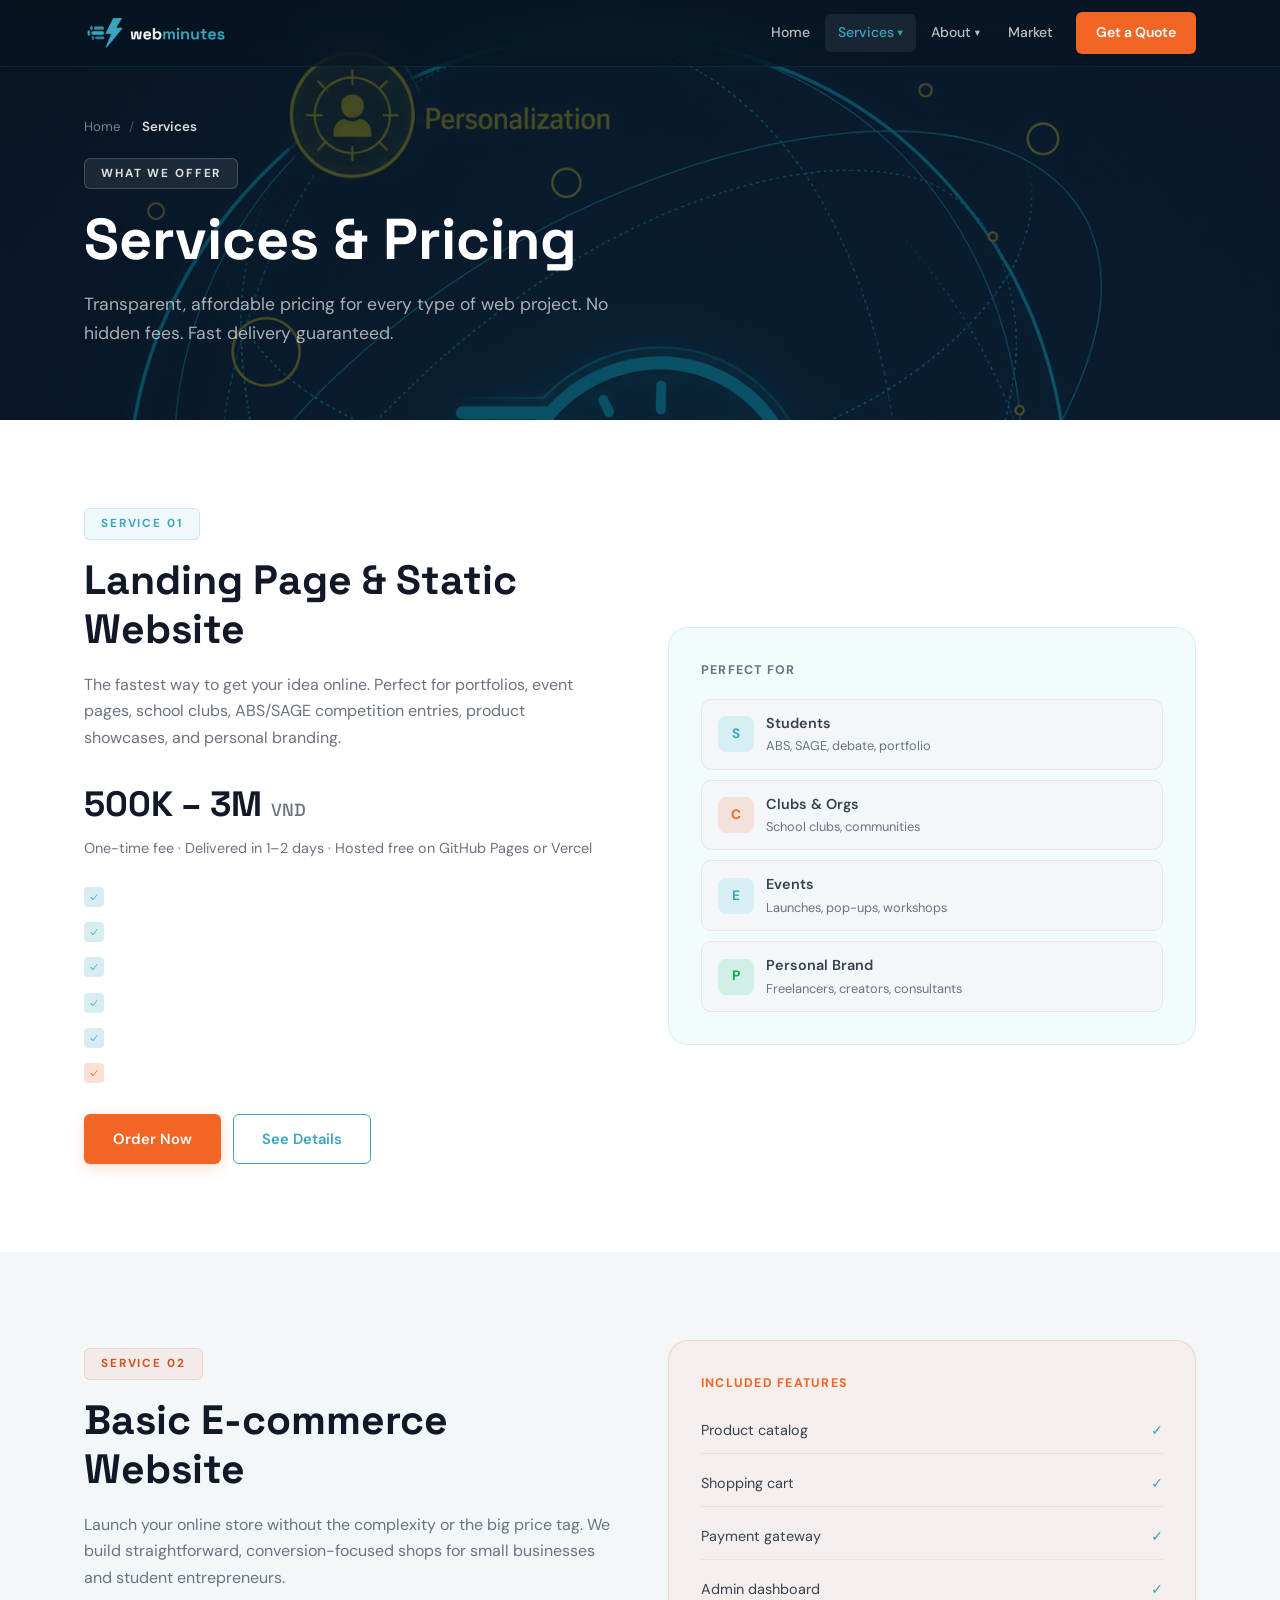
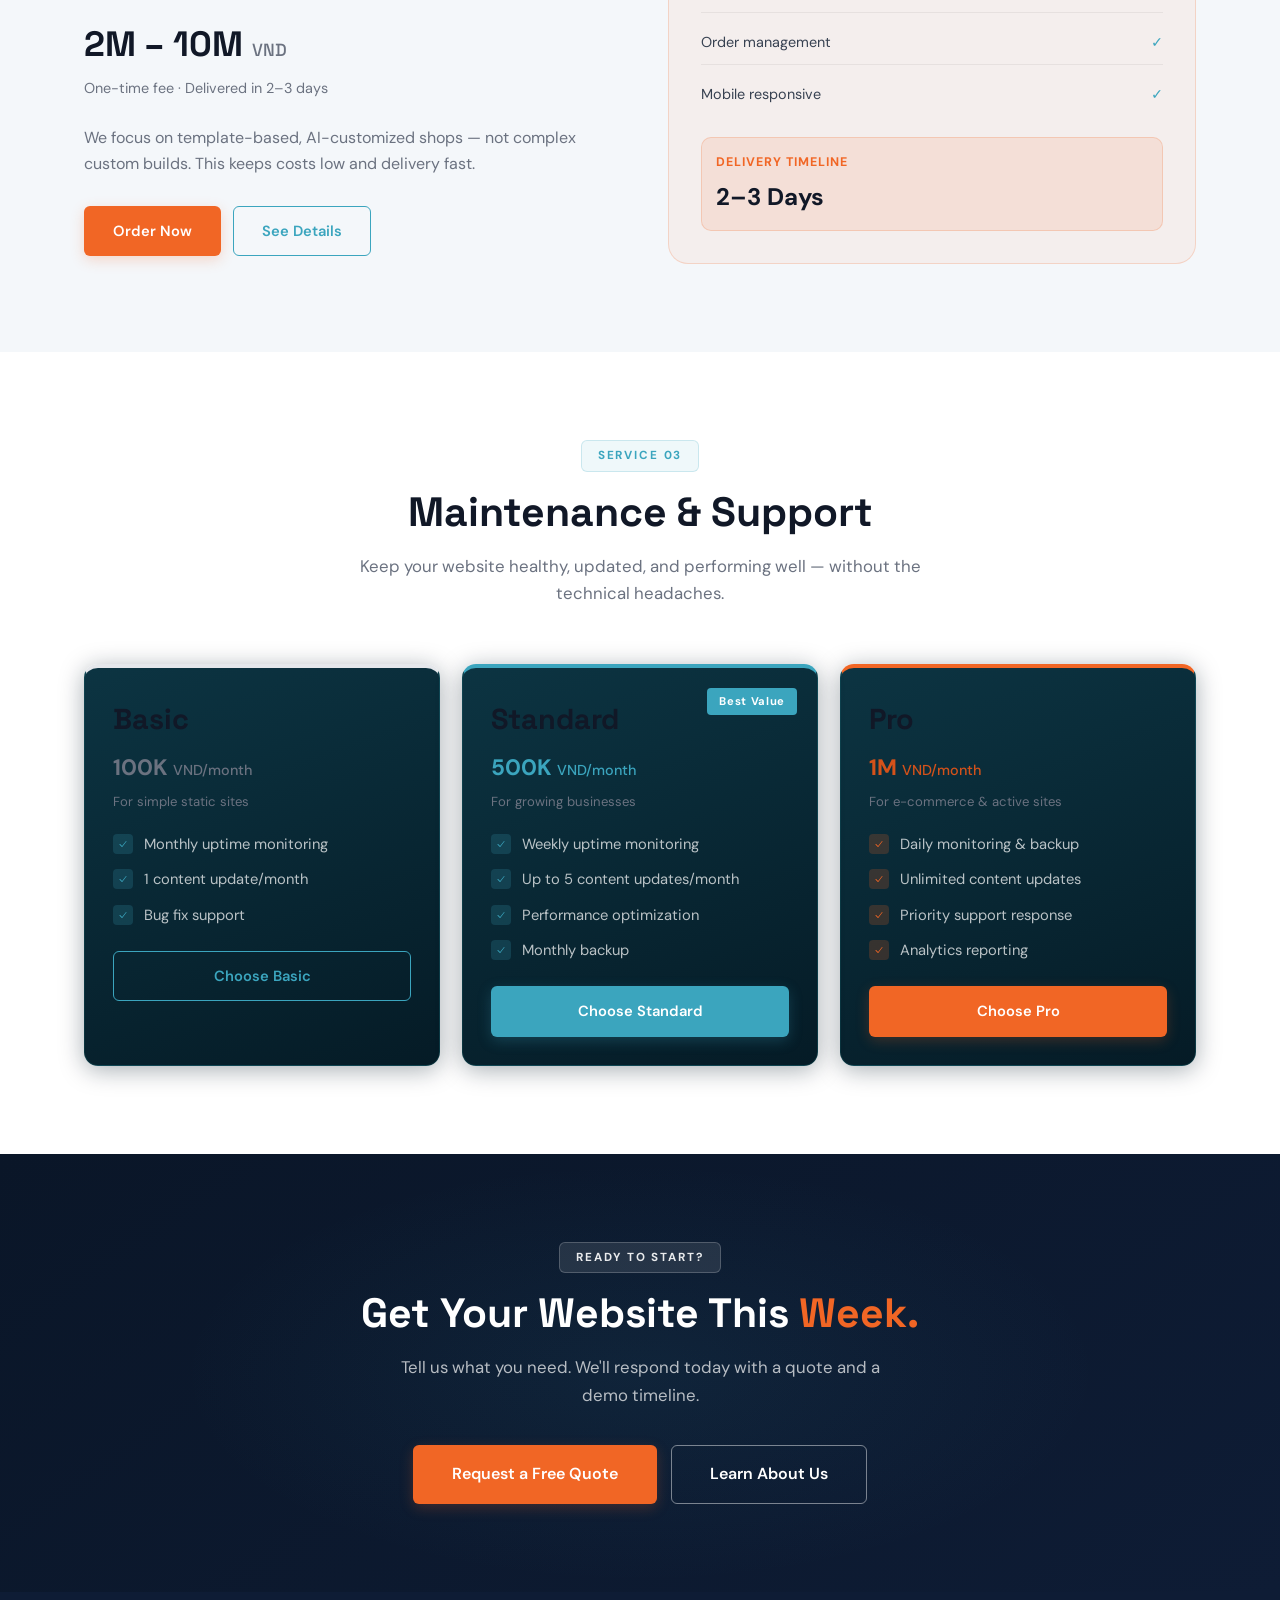
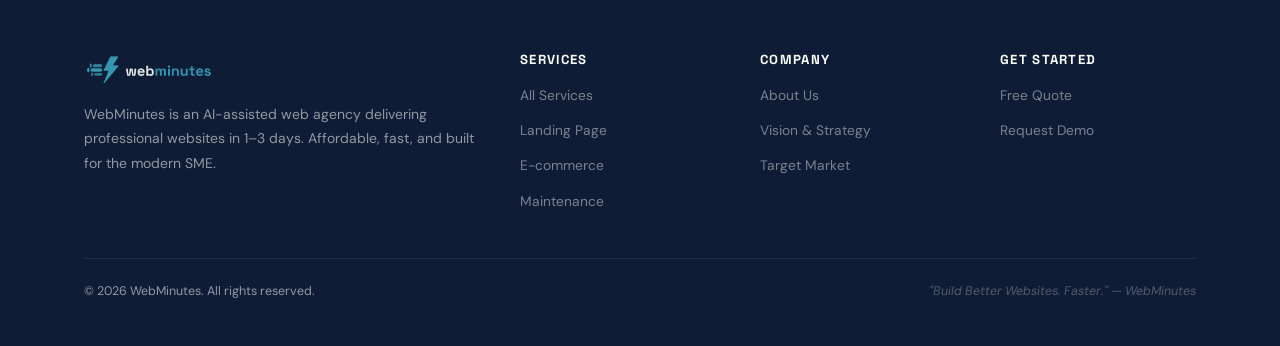
<file: services.html>
<!DOCTYPE html>
<html lang="en">
<head>
  <meta charset="UTF-8" />
  <meta name="viewport" content="width=device-width, initial-scale=1.0" />
  <link rel="icon" type="image/x-icon" href="assets/img/favicon.ico" />
  <link rel="icon" type="image/png" sizes="32x32" href="assets/img/favicon-32.png" />
  <title>Services & Pricing – WebMinutes</title>
  <meta name="description" content="WebMinutes offers Landing Pages from 500K VND, E-commerce sites from 2M VND, and monthly maintenance from 100K VND. AI-powered, fast delivery." />
  <link rel="stylesheet" href="assets/css/styles.css" />
</head>
<body>

  <nav class="nav">
    <div class="nav-inner">
      <a href="index.html" class="nav-logo">
        <img src="assets/img/webminutes-logo.png" alt="WebMinutes" class="nav-logo-img" />
      </a>
      <ul class="nav-menu">
        <li class="nav-item"><a href="index.html" class="nav-link">Home</a></li>
        <li class="nav-item">
          <a href="services.html" class="nav-link active" data-dropdown="true">Services <span class="chevron">▾</span></a>
          <div class="dropdown">
            <a href="services.html">All Services</a>
            <a href="services/landing-page.html">Landing Page</a>
            <a href="services/ecommerce.html">E-commerce</a>
          </div>
        </li>
        <li class="nav-item">
          <a href="about.html" class="nav-link" data-dropdown="true">About <span class="chevron">▾</span></a>
          <div class="dropdown">
            <a href="about.html">Company Overview</a>
            <a href="about/vision.html">Vision &amp; Strategy</a>
          </div>
        </li>
        <li class="nav-item"><a href="market.html" class="nav-link">Market</a></li>
        <li class="nav-item"><a href="contact.html" class="nav-link nav-cta">Get a Quote</a></li>
      </ul>
      <div class="nav-toggle"><span></span><span></span><span></span></div>
    </div>
  </nav>

  <section class="page-hero">
    <div class="container page-hero-inner">
      <div class="breadcrumb">
        <a href="index.html">Home</a><span>/</span><span class="current">Services</span>
      </div>
      <div class="eyebrow">What We Offer</div>
      <h1>Services &amp; Pricing</h1>
      <p>Transparent, affordable pricing for every type of web project. No hidden fees. Fast delivery guaranteed.</p>
    </div>
  </section>

  <!-- SERVICE 01 -->
  <section class="section" id="landing-page">
    <div class="container">
      <div class="two-col">
        <div class="two-col-content reveal">
          <div class="eyebrow">Service 01</div>
          <h2>Landing Page &amp; Static Website</h2>
          <p>The fastest way to get your idea online. Perfect for portfolios, event pages, school clubs, ABS/SAGE competition entries, product showcases, and personal branding.</p>
          <div style="margin:24px 0;">
            <div style="font-family:'Space Grotesk',sans-serif;font-size:2.2rem;font-weight:800;color:var(--dark);">500K – 3M <span style="font-size:1.1rem;font-weight:500;color:var(--text-light);">VND</span></div>
            <div style="font-size:.9rem;color:var(--text-light);margin-top:4px;">One-time fee · Delivered in 1–2 days · Hosted free on GitHub Pages or Vercel</div>
          </div>
          <div class="checklist">
            <div class="checklist-item"><div class="ci-icon"><svg xmlns="http://www.w3.org/2000/svg" viewBox="0 0 20 20" fill="currentColor"><path fill-rule="evenodd" d="M16.704 4.153a.75.75 0 01.143 1.052l-8 10.5a.75.75 0 01-1.127.075l-4.5-4.5a.75.75 0 011.06-1.06l3.894 3.893 7.48-9.817a.75.75 0 011.05-.143z" clip-rule="evenodd"/></svg></div><span>Fully responsive for mobile, tablet, and desktop</span></div>
            <div class="checklist-item"><div class="ci-icon"><svg xmlns="http://www.w3.org/2000/svg" viewBox="0 0 20 20" fill="currentColor"><path fill-rule="evenodd" d="M16.704 4.153a.75.75 0 01.143 1.052l-8 10.5a.75.75 0 01-1.127.075l-4.5-4.5a.75.75 0 011.06-1.06l3.894 3.893 7.48-9.817a.75.75 0 011.05-.143z" clip-rule="evenodd"/></svg></div><span>Template-based with rapid customization</span></div>
            <div class="checklist-item"><div class="ci-icon"><svg xmlns="http://www.w3.org/2000/svg" viewBox="0 0 20 20" fill="currentColor"><path fill-rule="evenodd" d="M16.704 4.153a.75.75 0 01.143 1.052l-8 10.5a.75.75 0 01-1.127.075l-4.5-4.5a.75.75 0 011.06-1.06l3.894 3.893 7.48-9.817a.75.75 0 011.05-.143z" clip-rule="evenodd"/></svg></div><span>Your brand colors, fonts, and content</span></div>
            <div class="checklist-item"><div class="ci-icon"><svg xmlns="http://www.w3.org/2000/svg" viewBox="0 0 20 20" fill="currentColor"><path fill-rule="evenodd" d="M16.704 4.153a.75.75 0 01.143 1.052l-8 10.5a.75.75 0 01-1.127.075l-4.5-4.5a.75.75 0 011.06-1.06l3.894 3.893 7.48-9.817a.75.75 0 011.05-.143z" clip-rule="evenodd"/></svg></div><span>Contact form integration</span></div>
            <div class="checklist-item"><div class="ci-icon"><svg xmlns="http://www.w3.org/2000/svg" viewBox="0 0 20 20" fill="currentColor"><path fill-rule="evenodd" d="M16.704 4.153a.75.75 0 01.143 1.052l-8 10.5a.75.75 0 01-1.127.075l-4.5-4.5a.75.75 0 011.06-1.06l3.894 3.893 7.48-9.817a.75.75 0 011.05-.143z" clip-rule="evenodd"/></svg></div><span>Google Analytics setup</span></div>
            <div class="checklist-item"><div class="ci-icon accent"><svg xmlns="http://www.w3.org/2000/svg" viewBox="0 0 20 20" fill="currentColor"><path fill-rule="evenodd" d="M16.704 4.153a.75.75 0 01.143 1.052l-8 10.5a.75.75 0 01-1.127.075l-4.5-4.5a.75.75 0 011.06-1.06l3.894 3.893 7.48-9.817a.75.75 0 011.05-.143z" clip-rule="evenodd"/></svg></div><span>Free hosting setup &amp; domain guidance</span></div>
          </div>
          <div style="margin-top:28px;display:flex;gap:12px;flex-wrap:wrap;">
            <a href="contact.html" class="btn btn-accent">Order Now</a>
            <a href="services/landing-page.html" class="btn btn-outline">See Details</a>
          </div>
        </div>
        <div class="reveal delay-1">
          <div style="background:rgba(46,196,204,.06);border-radius:var(--radius-xl);padding:32px;border:1px solid rgba(46,196,204,.18);">
            <div style="font-size:.78rem;font-weight:700;letter-spacing:.1em;text-transform:uppercase;color:var(--text-light);margin-bottom:18px;">Perfect For</div>
            <div style="display:flex;flex-direction:column;gap:10px;">
              <div style="display:flex;align-items:center;gap:12px;background:var(--bg-alt);border-radius:10px;padding:12px 16px;border:1px solid var(--border);">
                <div style="width:36px;height:36px;background:rgba(46,196,204,.15);border-radius:8px;display:flex;align-items:center;justify-content:center;color:var(--primary);font-size:.85rem;font-weight:700;flex-shrink:0;">S</div>
                <div><div style="font-weight:600;font-size:.9rem;">Students</div><div style="font-size:.8rem;color:var(--text-light);">ABS, SAGE, debate, portfolio</div></div>
              </div>
              <div style="display:flex;align-items:center;gap:12px;background:var(--bg-alt);border-radius:10px;padding:12px 16px;border:1px solid var(--border);">
                <div style="width:36px;height:36px;background:rgba(241,102,37,.15);border-radius:8px;display:flex;align-items:center;justify-content:center;color:var(--accent);font-size:.85rem;font-weight:700;flex-shrink:0;">C</div>
                <div><div style="font-weight:600;font-size:.9rem;">Clubs &amp; Orgs</div><div style="font-size:.8rem;color:var(--text-light);">School clubs, communities</div></div>
              </div>
              <div style="display:flex;align-items:center;gap:12px;background:var(--bg-alt);border-radius:10px;padding:12px 16px;border:1px solid var(--border);">
                <div style="width:36px;height:36px;background:rgba(46,196,204,.15);border-radius:8px;display:flex;align-items:center;justify-content:center;color:var(--teal);font-size:.85rem;font-weight:700;flex-shrink:0;">E</div>
                <div><div style="font-weight:600;font-size:.9rem;">Events</div><div style="font-size:.8rem;color:var(--text-light);">Launches, pop-ups, workshops</div></div>
              </div>
              <div style="display:flex;align-items:center;gap:12px;background:var(--bg-alt);border-radius:10px;padding:12px 16px;border:1px solid var(--border);">
                <div style="width:36px;height:36px;background:rgba(16,185,129,.15);border-radius:8px;display:flex;align-items:center;justify-content:center;color:#16A34A;font-size:.85rem;font-weight:700;flex-shrink:0;">P</div>
                <div><div style="font-weight:600;font-size:.9rem;">Personal Brand</div><div style="font-size:.8rem;color:var(--text-light);">Freelancers, creators, consultants</div></div>
              </div>
            </div>
          </div>
        </div>
      </div>
    </div>
  </section>

  <!-- SERVICE 02 -->
  <section class="section section-alt" id="ecommerce">
    <div class="container">
      <div class="two-col reverse">
        <div class="reveal delay-1">
          <div style="background:rgba(241,102,37,.06);border-radius:var(--radius-xl);padding:32px;border:1px solid rgba(241,102,37,.2);">
            <div style="font-size:.78rem;font-weight:700;letter-spacing:.1em;text-transform:uppercase;color:var(--accent);margin-bottom:16px;">Included Features</div>
            <div style="display:flex;flex-direction:column;gap:8px;">
              <div style="display:flex;justify-content:space-between;padding:10px 0;border-bottom:1px solid rgba(0,0,0,.06);font-size:.9rem;"><span>Product catalog</span><span style="color:var(--primary);font-weight:600;">✓</span></div>
              <div style="display:flex;justify-content:space-between;padding:10px 0;border-bottom:1px solid rgba(0,0,0,.06);font-size:.9rem;"><span>Shopping cart</span><span style="color:var(--primary);font-weight:600;">✓</span></div>
              <div style="display:flex;justify-content:space-between;padding:10px 0;border-bottom:1px solid rgba(0,0,0,.06);font-size:.9rem;"><span>Payment gateway</span><span style="color:var(--primary);font-weight:600;">✓</span></div>
              <div style="display:flex;justify-content:space-between;padding:10px 0;border-bottom:1px solid rgba(0,0,0,.06);font-size:.9rem;"><span>Admin dashboard</span><span style="color:var(--primary);font-weight:600;">✓</span></div>
              <div style="display:flex;justify-content:space-between;padding:10px 0;border-bottom:1px solid rgba(0,0,0,.06);font-size:.9rem;"><span>Order management</span><span style="color:var(--primary);font-weight:600;">✓</span></div>
              <div style="display:flex;justify-content:space-between;padding:10px 0;font-size:.9rem;"><span>Mobile responsive</span><span style="color:var(--primary);font-weight:600;">✓</span></div>
            </div>
            <div style="margin-top:20px;background:rgba(241,102,37,.1);border-radius:10px;padding:14px;border:1px solid rgba(241,102,37,.2);">
              <div style="font-size:.78rem;font-weight:700;color:var(--accent);text-transform:uppercase;letter-spacing:.08em;">Delivery Timeline</div>
              <div style="font-size:1.5rem;font-weight:700;color:var(--dark);margin-top:4px;">2–3 Days</div>
            </div>
          </div>
        </div>
        <div class="two-col-content reveal">
          <div class="eyebrow eyebrow-accent">Service 02</div>
          <h2>Basic E-commerce Website</h2>
          <p>Launch your online store without the complexity or the big price tag. We build straightforward, conversion-focused shops for small businesses and student entrepreneurs.</p>
          <div style="margin:24px 0;">
            <div style="font-family:'Space Grotesk',sans-serif;font-size:2.2rem;font-weight:800;color:var(--dark);">2M – 10M <span style="font-size:1.1rem;font-weight:500;color:var(--text-light);">VND</span></div>
            <div style="font-size:.9rem;color:var(--text-light);margin-top:4px;">One-time fee · Delivered in 2–3 days</div>
          </div>
          <p>We focus on template-based, AI-customized shops — not complex custom builds. This keeps costs low and delivery fast.</p>
          <div style="margin-top:28px;display:flex;gap:12px;flex-wrap:wrap;">
            <a href="contact.html" class="btn btn-accent">Order Now</a>
            <a href="services/ecommerce.html" class="btn btn-outline">See Details</a>
          </div>
        </div>
      </div>
    </div>
  </section>

  <!-- SERVICE 03 -->
  <section class="section" id="maintenance">
    <div class="container">
      <div class="section-header reveal">
        <div class="eyebrow">Service 03</div>
        <h2>Maintenance &amp; Support</h2>
        <p>Keep your website healthy, updated, and performing well — without the technical headaches.</p>
      </div>
      <div class="card-grid card-grid-3 reveal">
        <div class="card" style="border-top:4px solid var(--border);">
          <div style="font-family:'Space Grotesk',sans-serif;font-size:1.8rem;font-weight:800;color:var(--dark);margin-bottom:6px;">Basic</div>
          <div style="font-size:1.4rem;font-weight:700;color:var(--text-light);margin-bottom:4px;">100K <span style="font-size:.9rem;font-weight:500;">VND/month</span></div>
          <div style="font-size:.82rem;color:var(--text-light);margin-bottom:20px;">For simple static sites</div>
          <div class="checklist">
            <div class="checklist-item"><div class="ci-icon"><svg xmlns="http://www.w3.org/2000/svg" viewBox="0 0 20 20" fill="currentColor"><path fill-rule="evenodd" d="M16.704 4.153a.75.75 0 01.143 1.052l-8 10.5a.75.75 0 01-1.127.075l-4.5-4.5a.75.75 0 011.06-1.06l3.894 3.893 7.48-9.817a.75.75 0 011.05-.143z" clip-rule="evenodd"/></svg></div><span>Monthly uptime monitoring</span></div>
            <div class="checklist-item"><div class="ci-icon"><svg xmlns="http://www.w3.org/2000/svg" viewBox="0 0 20 20" fill="currentColor"><path fill-rule="evenodd" d="M16.704 4.153a.75.75 0 01.143 1.052l-8 10.5a.75.75 0 01-1.127.075l-4.5-4.5a.75.75 0 011.06-1.06l3.894 3.893 7.48-9.817a.75.75 0 011.05-.143z" clip-rule="evenodd"/></svg></div><span>1 content update/month</span></div>
            <div class="checklist-item"><div class="ci-icon"><svg xmlns="http://www.w3.org/2000/svg" viewBox="0 0 20 20" fill="currentColor"><path fill-rule="evenodd" d="M16.704 4.153a.75.75 0 01.143 1.052l-8 10.5a.75.75 0 01-1.127.075l-4.5-4.5a.75.75 0 011.06-1.06l3.894 3.893 7.48-9.817a.75.75 0 011.05-.143z" clip-rule="evenodd"/></svg></div><span>Bug fix support</span></div>
          </div>
          <a href="contact.html" class="btn btn-outline" style="margin-top:24px;width:100%;justify-content:center;">Choose Basic</a>
        </div>
        <div class="card featured" style="border-top:4px solid var(--primary);position:relative;">
          <div class="featured-badge">Best Value</div>
          <div style="font-family:'Space Grotesk',sans-serif;font-size:1.8rem;font-weight:800;color:var(--dark);margin-bottom:6px;">Standard</div>
          <div style="font-size:1.4rem;font-weight:700;color:var(--primary);margin-bottom:4px;">500K <span style="font-size:.9rem;font-weight:500;">VND/month</span></div>
          <div style="font-size:.82rem;color:var(--text-light);margin-bottom:20px;">For growing businesses</div>
          <div class="checklist">
            <div class="checklist-item"><div class="ci-icon"><svg xmlns="http://www.w3.org/2000/svg" viewBox="0 0 20 20" fill="currentColor"><path fill-rule="evenodd" d="M16.704 4.153a.75.75 0 01.143 1.052l-8 10.5a.75.75 0 01-1.127.075l-4.5-4.5a.75.75 0 011.06-1.06l3.894 3.893 7.48-9.817a.75.75 0 011.05-.143z" clip-rule="evenodd"/></svg></div><span>Weekly uptime monitoring</span></div>
            <div class="checklist-item"><div class="ci-icon"><svg xmlns="http://www.w3.org/2000/svg" viewBox="0 0 20 20" fill="currentColor"><path fill-rule="evenodd" d="M16.704 4.153a.75.75 0 01.143 1.052l-8 10.5a.75.75 0 01-1.127.075l-4.5-4.5a.75.75 0 011.06-1.06l3.894 3.893 7.48-9.817a.75.75 0 011.05-.143z" clip-rule="evenodd"/></svg></div><span>Up to 5 content updates/month</span></div>
            <div class="checklist-item"><div class="ci-icon"><svg xmlns="http://www.w3.org/2000/svg" viewBox="0 0 20 20" fill="currentColor"><path fill-rule="evenodd" d="M16.704 4.153a.75.75 0 01.143 1.052l-8 10.5a.75.75 0 01-1.127.075l-4.5-4.5a.75.75 0 011.06-1.06l3.894 3.893 7.48-9.817a.75.75 0 011.05-.143z" clip-rule="evenodd"/></svg></div><span>Performance optimization</span></div>
            <div class="checklist-item"><div class="ci-icon"><svg xmlns="http://www.w3.org/2000/svg" viewBox="0 0 20 20" fill="currentColor"><path fill-rule="evenodd" d="M16.704 4.153a.75.75 0 01.143 1.052l-8 10.5a.75.75 0 01-1.127.075l-4.5-4.5a.75.75 0 011.06-1.06l3.894 3.893 7.48-9.817a.75.75 0 011.05-.143z" clip-rule="evenodd"/></svg></div><span>Monthly backup</span></div>
          </div>
          <a href="contact.html" class="btn btn-primary" style="margin-top:24px;width:100%;justify-content:center;">Choose Standard</a>
        </div>
        <div class="card" style="border-top:4px solid var(--accent);">
          <div style="font-family:'Space Grotesk',sans-serif;font-size:1.8rem;font-weight:800;color:var(--dark);margin-bottom:6px;">Pro</div>
          <div style="font-size:1.4rem;font-weight:700;color:var(--accent-dark);margin-bottom:4px;">1M <span style="font-size:.9rem;font-weight:500;">VND/month</span></div>
          <div style="font-size:.82rem;color:var(--text-light);margin-bottom:20px;">For e-commerce &amp; active sites</div>
          <div class="checklist">
            <div class="checklist-item"><div class="ci-icon accent"><svg xmlns="http://www.w3.org/2000/svg" viewBox="0 0 20 20" fill="currentColor"><path fill-rule="evenodd" d="M16.704 4.153a.75.75 0 01.143 1.052l-8 10.5a.75.75 0 01-1.127.075l-4.5-4.5a.75.75 0 011.06-1.06l3.894 3.893 7.48-9.817a.75.75 0 011.05-.143z" clip-rule="evenodd"/></svg></div><span>Daily monitoring &amp; backup</span></div>
            <div class="checklist-item"><div class="ci-icon accent"><svg xmlns="http://www.w3.org/2000/svg" viewBox="0 0 20 20" fill="currentColor"><path fill-rule="evenodd" d="M16.704 4.153a.75.75 0 01.143 1.052l-8 10.5a.75.75 0 01-1.127.075l-4.5-4.5a.75.75 0 011.06-1.06l3.894 3.893 7.48-9.817a.75.75 0 011.05-.143z" clip-rule="evenodd"/></svg></div><span>Unlimited content updates</span></div>
            <div class="checklist-item"><div class="ci-icon accent"><svg xmlns="http://www.w3.org/2000/svg" viewBox="0 0 20 20" fill="currentColor"><path fill-rule="evenodd" d="M16.704 4.153a.75.75 0 01.143 1.052l-8 10.5a.75.75 0 01-1.127.075l-4.5-4.5a.75.75 0 011.06-1.06l3.894 3.893 7.48-9.817a.75.75 0 011.05-.143z" clip-rule="evenodd"/></svg></div><span>Priority support response</span></div>
            <div class="checklist-item"><div class="ci-icon accent"><svg xmlns="http://www.w3.org/2000/svg" viewBox="0 0 20 20" fill="currentColor"><path fill-rule="evenodd" d="M16.704 4.153a.75.75 0 01.143 1.052l-8 10.5a.75.75 0 01-1.127.075l-4.5-4.5a.75.75 0 011.06-1.06l3.894 3.893 7.48-9.817a.75.75 0 011.05-.143z" clip-rule="evenodd"/></svg></div><span>Analytics reporting</span></div>
          </div>
          <a href="contact.html" class="btn btn-accent" style="margin-top:24px;width:100%;justify-content:center;">Choose Pro</a>
        </div>
      </div>
    </div>
  </section>

  <!-- CTA -->
  <section class="cta-section">
    <div class="container">
      <div class="section-header" style="margin-bottom:36px;">
        <div class="eyebrow eyebrow-white">Ready to Start?</div>
        <h2>Get Your Website This <span style="color:var(--accent)">Week.</span></h2>
        <p>Tell us what you need. We'll respond today with a quote and a demo timeline.</p>
      </div>
      <div class="cta-buttons">
        <a href="contact.html" class="btn btn-accent btn-lg">Request a Free Quote</a>
        <a href="about.html" class="btn btn-outline-white btn-lg">Learn About Us</a>
      </div>
    </div>
  </section>

  <footer class="footer">
    <div class="container">
      <div class="footer-grid">
        <div class="footer-brand">
          <img src="assets/img/webminutes-logo.png" alt="WebMinutes" class="footer-logo-img" />
          <p>WebMinutes is an AI-assisted web agency delivering professional websites in 1–3 days. Affordable, fast, and built for the modern SME.</p>
        </div>
        <div class="footer-col"><h5>Services</h5><ul><li><a href="services.html">All Services</a></li><li><a href="services/landing-page.html">Landing Page</a></li><li><a href="services/ecommerce.html">E-commerce</a></li><li><a href="services.html#maintenance">Maintenance</a></li></ul></div>
        <div class="footer-col"><h5>Company</h5><ul><li><a href="about.html">About Us</a></li><li><a href="about/vision.html">Vision &amp; Strategy</a></li><li><a href="market.html">Target Market</a></li></ul></div>
        <div class="footer-col"><h5>Get Started</h5><ul><li><a href="contact.html">Free Quote</a></li><li><a href="contact.html">Request Demo</a></li></ul></div>
      </div>
      <div class="footer-bottom">
        <p>&copy; 2026 WebMinutes. All rights reserved.</p>
        <p class="footer-tagline">"Build Better Websites. Faster." — WebMinutes</p>
      </div>
    </div>
  </footer>

  <script src="assets/js/site-scripts.js"></script>
</body>
</html>
</file>
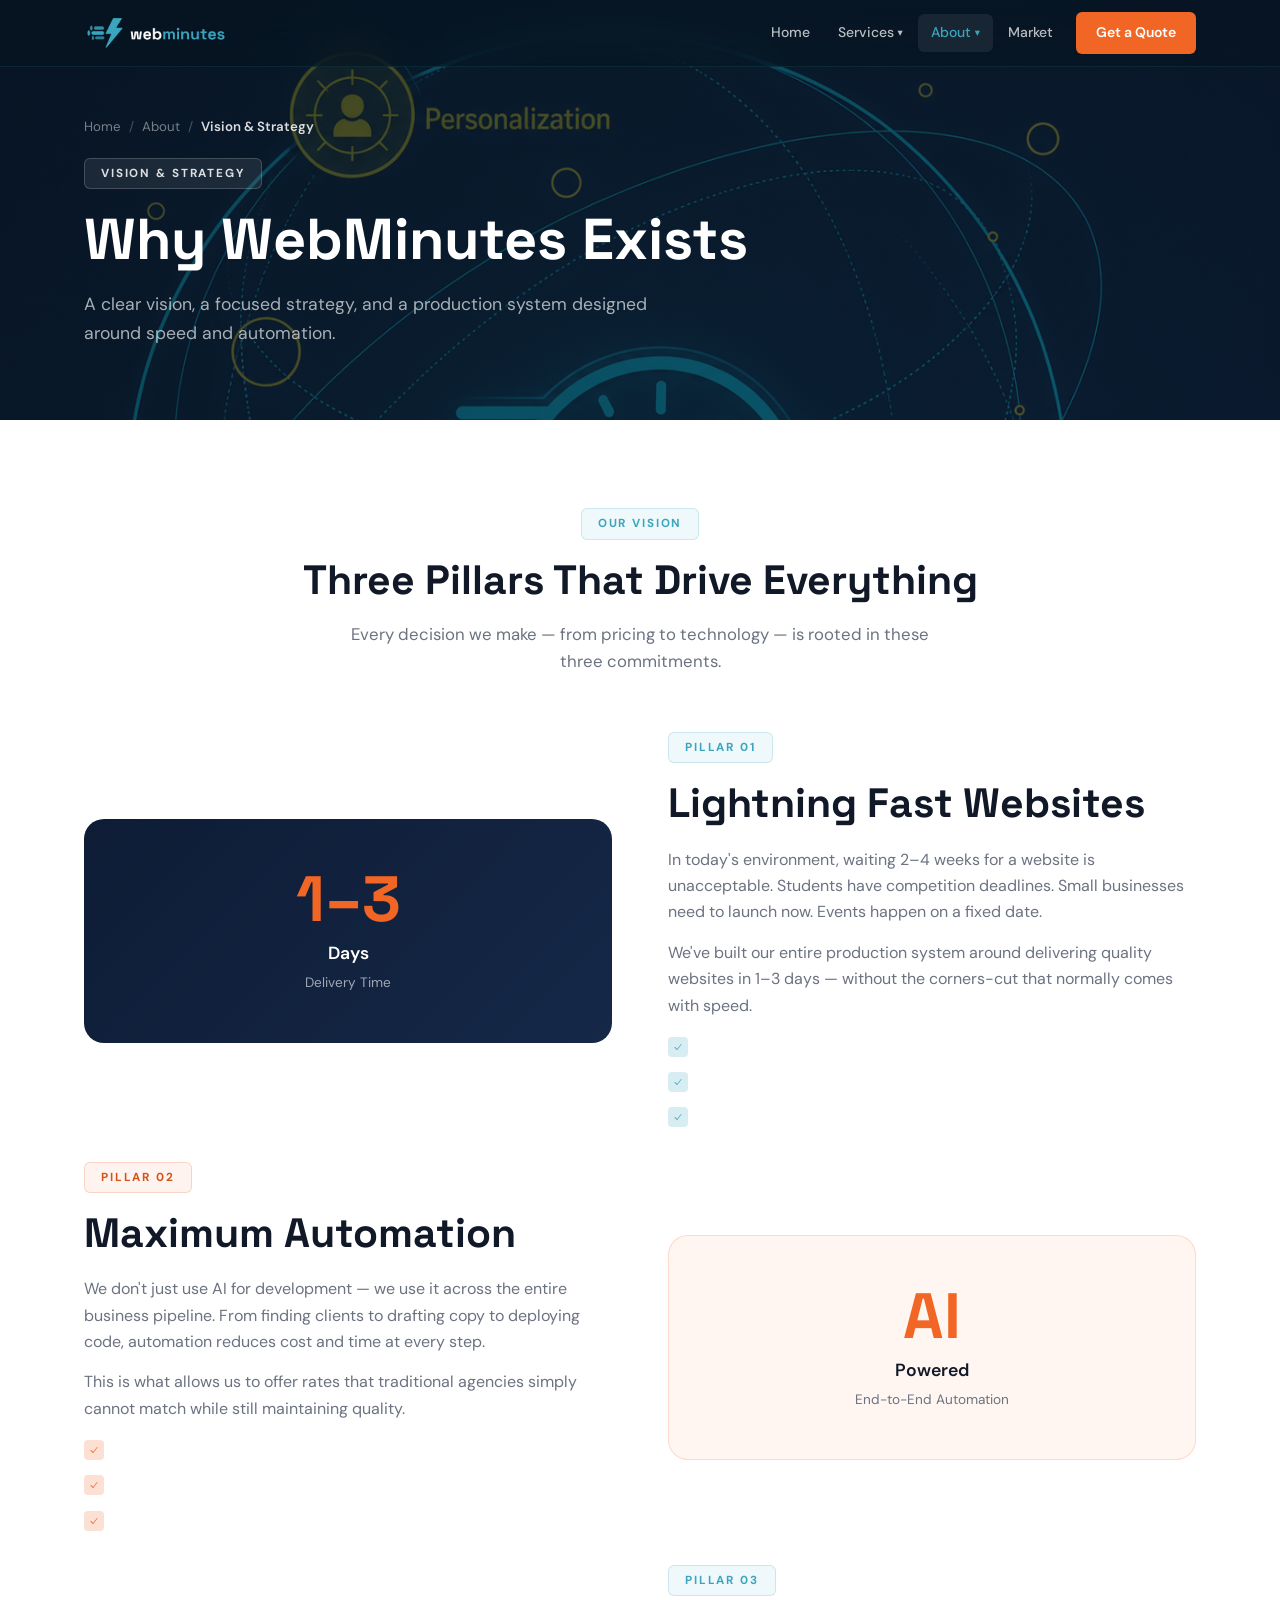
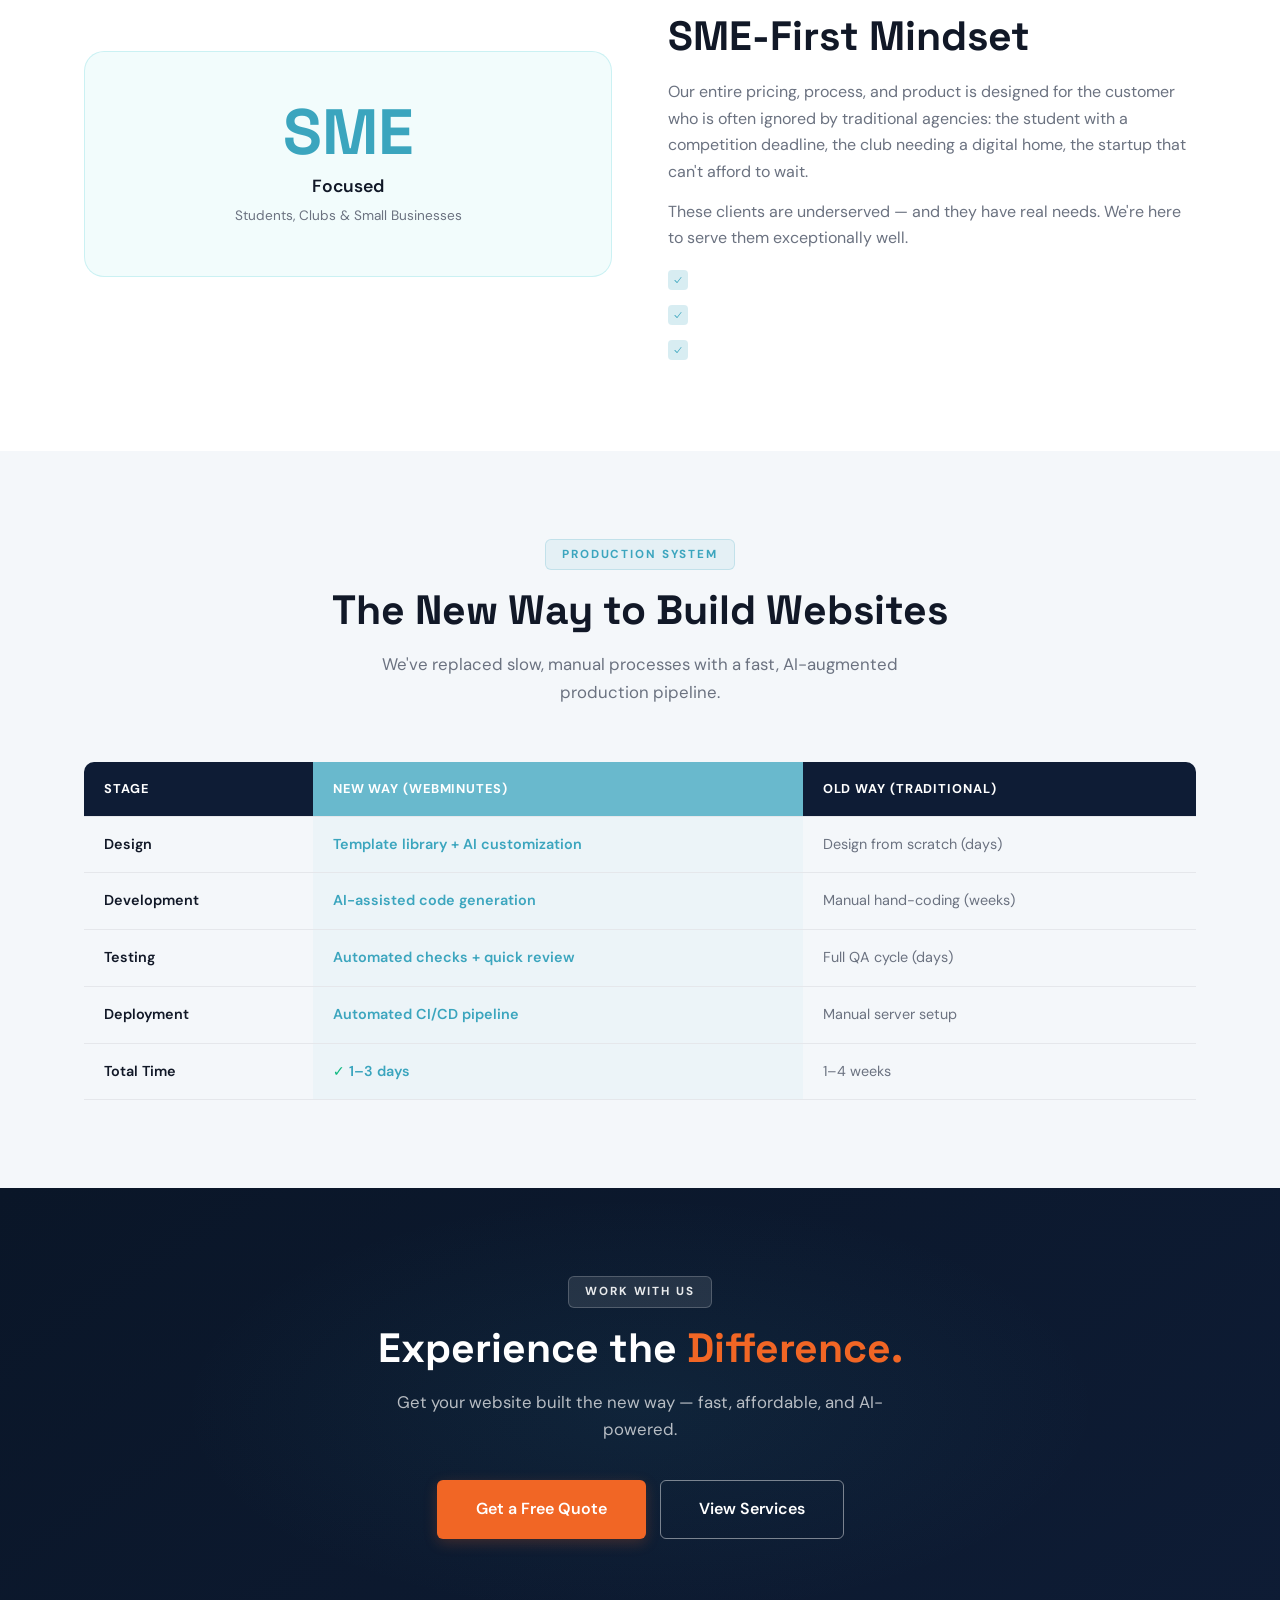
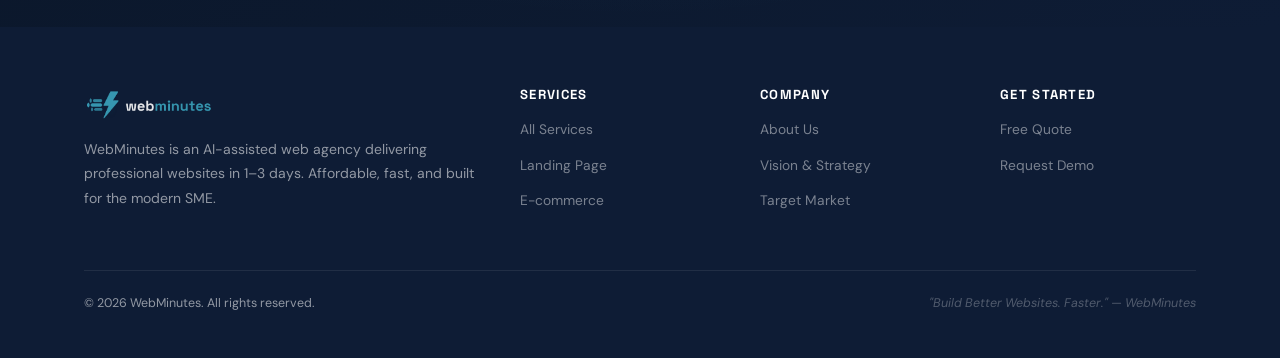
<file: about/vision.html>
<!DOCTYPE html>
<html lang="en">
<head>
  <meta charset="UTF-8" />
  <meta name="viewport" content="width=device-width, initial-scale=1.0" />
  <link rel="icon" type="image/x-icon" href="../assets/img/favicon.ico" />
  <link rel="icon" type="image/png" sizes="32x32" href="../assets/img/favicon-32.png" />
  <title>Vision &amp; Strategy – WebMinutes</title>
  <meta name="description" content="WebMinutes vision: fast websites, maximum automation, SME focus. Our core strategy and competitive positioning." />
  <link rel="stylesheet" href="../assets/css/styles.css" />
</head>
<body>

  <nav class="nav">
    <div class="nav-inner">
      <a href="../index.html" class="nav-logo">
        <img src="../assets/img/webminutes-logo.png" alt="WebMinutes" class="nav-logo-img" />
      </a>
      <ul class="nav-menu">
        <li class="nav-item"><a href="../index.html" class="nav-link">Home</a></li>
        <li class="nav-item">
          <a href="../services.html" class="nav-link" data-dropdown="true">Services <span class="chevron">▾</span></a>
          <div class="dropdown">
            <a href="../services.html">All Services</a>
            <a href="../services/landing-page.html">Landing Page</a>
            <a href="../services/ecommerce.html">E-commerce</a>
          </div>
        </li>
        <li class="nav-item">
          <a href="../about.html" class="nav-link active" data-dropdown="true">About <span class="chevron">▾</span></a>
          <div class="dropdown">
            <a href="../about.html">Company Overview</a>
            <a href="vision.html">Vision &amp; Strategy</a>
          </div>
        </li>
        <li class="nav-item"><a href="../market.html" class="nav-link">Market</a></li>
        <li class="nav-item"><a href="../contact.html" class="nav-link nav-cta">Get a Quote</a></li>
      </ul>
      <div class="nav-toggle"><span></span><span></span><span></span></div>
    </div>
  </nav>

  <section class="page-hero">
    <div class="container page-hero-inner">
      <div class="breadcrumb">
        <a href="../index.html">Home</a><span>/</span>
        <a href="../about.html">About</a><span>/</span>
        <span class="current">Vision &amp; Strategy</span>
      </div>
      <div class="eyebrow">Vision &amp; Strategy</div>
      <h1>Why WebMinutes Exists</h1>
      <p>A clear vision, a focused strategy, and a production system designed around speed and automation.</p>
    </div>
  </section>

  <!-- VISION PILLARS -->
  <section class="section">
    <div class="container">
      <div class="section-header reveal">
        <div class="eyebrow">Our Vision</div>
        <h2>Three Pillars That Drive Everything</h2>
        <p>Every decision we make — from pricing to technology — is rooted in these three commitments.</p>
      </div>
      <div style="display:flex;flex-direction:column;gap:32px;">
        <div class="two-col reveal">
          <div style="background:linear-gradient(135deg,var(--navy) 0%,var(--navy-mid) 100%);border-radius:var(--radius-xl);padding:48px;display:flex;align-items:center;justify-content:center;min-height:220px;">
            <div style="text-align:center;color:white;">
              <div style="font-family:'Space Grotesk',sans-serif;font-size:4rem;font-weight:800;color:var(--accent);line-height:1;">1–3</div>
              <div style="font-size:1.1rem;font-weight:600;margin-top:8px;">Days</div>
              <div style="font-size:.85rem;color:rgba(255,255,255,.6);margin-top:4px;">Delivery Time</div>
            </div>
          </div>
          <div class="two-col-content">
            <div class="eyebrow">Pillar 01</div>
            <h2>Lightning Fast Websites</h2>
            <p>In today's environment, waiting 2–4 weeks for a website is unacceptable. Students have competition deadlines. Small businesses need to launch now. Events happen on a fixed date.</p>
            <p>We've built our entire production system around delivering quality websites in 1–3 days — without the corners-cut that normally comes with speed.</p>
            <div class="checklist" style="margin-top:16px;">
              <div class="checklist-item"><div class="ci-icon"><svg xmlns="http://www.w3.org/2000/svg" viewBox="0 0 20 20" fill="currentColor"><path fill-rule="evenodd" d="M16.704 4.153a.75.75 0 01.143 1.052l-8 10.5a.75.75 0 01-1.127.075l-4.5-4.5a.75.75 0 011.06-1.06l3.894 3.893 7.48-9.817a.75.75 0 011.05-.143z" clip-rule="evenodd"/></svg></div><span>Demo within 1 hour of approval</span></div>
              <div class="checklist-item"><div class="ci-icon"><svg xmlns="http://www.w3.org/2000/svg" viewBox="0 0 20 20" fill="currentColor"><path fill-rule="evenodd" d="M16.704 4.153a.75.75 0 01.143 1.052l-8 10.5a.75.75 0 01-1.127.075l-4.5-4.5a.75.75 0 011.06-1.06l3.894 3.893 7.48-9.817a.75.75 0 011.05-.143z" clip-rule="evenodd"/></svg></div><span>Full deployment in 1–2 days</span></div>
              <div class="checklist-item"><div class="ci-icon"><svg xmlns="http://www.w3.org/2000/svg" viewBox="0 0 20 20" fill="currentColor"><path fill-rule="evenodd" d="M16.704 4.153a.75.75 0 01.143 1.052l-8 10.5a.75.75 0 01-1.127.075l-4.5-4.5a.75.75 0 011.06-1.06l3.894 3.893 7.48-9.817a.75.75 0 011.05-.143z" clip-rule="evenodd"/></svg></div><span>Template library ready to customize</span></div>
            </div>
          </div>
        </div>

        <div class="two-col reverse reveal">
          <div style="background:rgba(241,102,37,.06);border-radius:var(--radius-xl);padding:48px;display:flex;align-items:center;justify-content:center;min-height:220px;border:1px solid rgba(241,102,37,.2);">
            <div style="text-align:center;">
              <div style="font-family:'Space Grotesk',sans-serif;font-size:4rem;font-weight:800;color:var(--accent);line-height:1;">AI</div>
              <div style="font-size:1.1rem;font-weight:600;margin-top:8px;color:var(--dark);">Powered</div>
              <div style="font-size:.85rem;color:var(--text-light);margin-top:4px;">End-to-End Automation</div>
            </div>
          </div>
          <div class="two-col-content">
            <div class="eyebrow eyebrow-accent">Pillar 02</div>
            <h2>Maximum Automation</h2>
            <p>We don't just use AI for development — we use it across the entire business pipeline. From finding clients to drafting copy to deploying code, automation reduces cost and time at every step.</p>
            <p>This is what allows us to offer rates that traditional agencies simply cannot match while still maintaining quality.</p>
            <div class="checklist" style="margin-top:16px;">
              <div class="checklist-item"><div class="ci-icon accent"><svg xmlns="http://www.w3.org/2000/svg" viewBox="0 0 20 20" fill="currentColor"><path fill-rule="evenodd" d="M16.704 4.153a.75.75 0 01.143 1.052l-8 10.5a.75.75 0 01-1.127.075l-4.5-4.5a.75.75 0 011.06-1.06l3.894 3.893 7.48-9.817a.75.75 0 011.05-.143z" clip-rule="evenodd"/></svg></div><span>AI lead hunting and outreach</span></div>
              <div class="checklist-item"><div class="ci-icon accent"><svg xmlns="http://www.w3.org/2000/svg" viewBox="0 0 20 20" fill="currentColor"><path fill-rule="evenodd" d="M16.704 4.153a.75.75 0 01.143 1.052l-8 10.5a.75.75 0 01-1.127.075l-4.5-4.5a.75.75 0 011.06-1.06l3.894 3.893 7.48-9.817a.75.75 0 011.05-.143z" clip-rule="evenodd"/></svg></div><span>AI-assisted code generation and review</span></div>
              <div class="checklist-item"><div class="ci-icon accent"><svg xmlns="http://www.w3.org/2000/svg" viewBox="0 0 20 20" fill="currentColor"><path fill-rule="evenodd" d="M16.704 4.153a.75.75 0 01.143 1.052l-8 10.5a.75.75 0 01-1.127.075l-4.5-4.5a.75.75 0 011.06-1.06l3.894 3.893 7.48-9.817a.75.75 0 011.05-.143z" clip-rule="evenodd"/></svg></div><span>Automated deployment and monitoring</span></div>
            </div>
          </div>
        </div>

        <div class="two-col reveal">
          <div style="background:rgba(46,196,204,.06);border-radius:var(--radius-xl);padding:48px;display:flex;align-items:center;justify-content:center;min-height:220px;border:1px solid rgba(46,196,204,.2);">
            <div style="text-align:center;">
              <div style="font-family:'Space Grotesk',sans-serif;font-size:4rem;font-weight:800;color:var(--primary);line-height:1;">SME</div>
              <div style="font-size:1.1rem;font-weight:600;margin-top:8px;color:var(--dark);">Focused</div>
              <div style="font-size:.85rem;color:var(--text-light);margin-top:4px;">Students, Clubs &amp; Small Businesses</div>
            </div>
          </div>
          <div class="two-col-content">
            <div class="eyebrow">Pillar 03</div>
            <h2>SME-First Mindset</h2>
            <p>Our entire pricing, process, and product is designed for the customer who is often ignored by traditional agencies: the student with a competition deadline, the club needing a digital home, the startup that can't afford to wait.</p>
            <p>These clients are underserved — and they have real needs. We're here to serve them exceptionally well.</p>
            <div class="checklist" style="margin-top:16px;">
              <div class="checklist-item"><div class="ci-icon"><svg xmlns="http://www.w3.org/2000/svg" viewBox="0 0 20 20" fill="currentColor"><path fill-rule="evenodd" d="M16.704 4.153a.75.75 0 01.143 1.052l-8 10.5a.75.75 0 01-1.127.075l-4.5-4.5a.75.75 0 011.06-1.06l3.894 3.893 7.48-9.817a.75.75 0 011.05-.143z" clip-rule="evenodd"/></svg></div><span>Pricing designed for student budgets</span></div>
              <div class="checklist-item"><div class="ci-icon"><svg xmlns="http://www.w3.org/2000/svg" viewBox="0 0 20 20" fill="currentColor"><path fill-rule="evenodd" d="M16.704 4.153a.75.75 0 01.143 1.052l-8 10.5a.75.75 0 01-1.127.075l-4.5-4.5a.75.75 0 011.06-1.06l3.894 3.893 7.48-9.817a.75.75 0 011.05-.143z" clip-rule="evenodd"/></svg></div><span>No unnecessary complexity or overhead</span></div>
              <div class="checklist-item"><div class="ci-icon"><svg xmlns="http://www.w3.org/2000/svg" viewBox="0 0 20 20" fill="currentColor"><path fill-rule="evenodd" d="M16.704 4.153a.75.75 0 01.143 1.052l-8 10.5a.75.75 0 01-1.127.075l-4.5-4.5a.75.75 0 011.06-1.06l3.894 3.893 7.48-9.817a.75.75 0 011.05-.143z" clip-rule="evenodd"/></svg></div><span>Scale up service as clients grow</span></div>
            </div>
          </div>
        </div>
      </div>
    </div>
  </section>

  <!-- PRODUCTION SYSTEM -->
  <section class="section section-alt">
    <div class="container">
      <div class="section-header reveal">
        <div class="eyebrow">Production System</div>
        <h2>The New Way to Build Websites</h2>
        <p>We've replaced slow, manual processes with a fast, AI-augmented production pipeline.</p>
      </div>
      <div class="compare-wrap reveal">
        <table class="compare-table">
          <thead>
            <tr>
              <th>Stage</th>
              <th class="hl-col">New Way (WebMinutes)</th>
              <th>Old Way (Traditional)</th>
            </tr>
          </thead>
          <tbody>
            <tr><td class="metric-col">Design</td><td class="hl-col us-col">Template library + AI customization</td><td class="them-col">Design from scratch (days)</td></tr>
            <tr><td class="metric-col">Development</td><td class="hl-col us-col">AI-assisted code generation</td><td class="them-col">Manual hand-coding (weeks)</td></tr>
            <tr><td class="metric-col">Testing</td><td class="hl-col us-col">Automated checks + quick review</td><td class="them-col">Full QA cycle (days)</td></tr>
            <tr><td class="metric-col">Deployment</td><td class="hl-col us-col">Automated CI/CD pipeline</td><td class="them-col">Manual server setup</td></tr>
            <tr><td class="metric-col">Total Time</td><td class="hl-col us-col"><span class="check">✓</span> 1–3 days</td><td class="them-col">1–4 weeks</td></tr>
          </tbody>
        </table>
      </div>
    </div>
  </section>

  <!-- CTA -->
  <section class="cta-section">
    <div class="container">
      <div class="section-header" style="margin-bottom:36px;">
        <div class="eyebrow eyebrow-white">Work With Us</div>
        <h2>Experience the <span style="color:var(--accent)">Difference.</span></h2>
        <p>Get your website built the new way — fast, affordable, and AI-powered.</p>
      </div>
      <div class="cta-buttons">
        <a href="../contact.html" class="btn btn-accent btn-lg">Get a Free Quote</a>
        <a href="../services.html" class="btn btn-outline-white btn-lg">View Services</a>
      </div>
    </div>
  </section>

  <footer class="footer">
    <div class="container">
      <div class="footer-grid">
        <div class="footer-brand">
          <img src="../assets/img/webminutes-logo.png" alt="WebMinutes" class="footer-logo-img" />
          <p>WebMinutes is an AI-assisted web agency delivering professional websites in 1–3 days. Affordable, fast, and built for the modern SME.</p>
        </div>
        <div class="footer-col"><h5>Services</h5><ul><li><a href="../services.html">All Services</a></li><li><a href="../services/landing-page.html">Landing Page</a></li><li><a href="../services/ecommerce.html">E-commerce</a></li></ul></div>
        <div class="footer-col"><h5>Company</h5><ul><li><a href="../about.html">About Us</a></li><li><a href="vision.html">Vision &amp; Strategy</a></li><li><a href="../market.html">Target Market</a></li></ul></div>
        <div class="footer-col"><h5>Get Started</h5><ul><li><a href="../contact.html">Free Quote</a></li><li><a href="../contact.html">Request Demo</a></li></ul></div>
      </div>
      <div class="footer-bottom">
        <p>&copy; 2026 WebMinutes. All rights reserved.</p>
        <p class="footer-tagline">"Build Better Websites. Faster." — WebMinutes</p>
      </div>
    </div>
  </footer>

  <script src="../assets/js/site-scripts.js"></script>
</body>
</html>
</file>
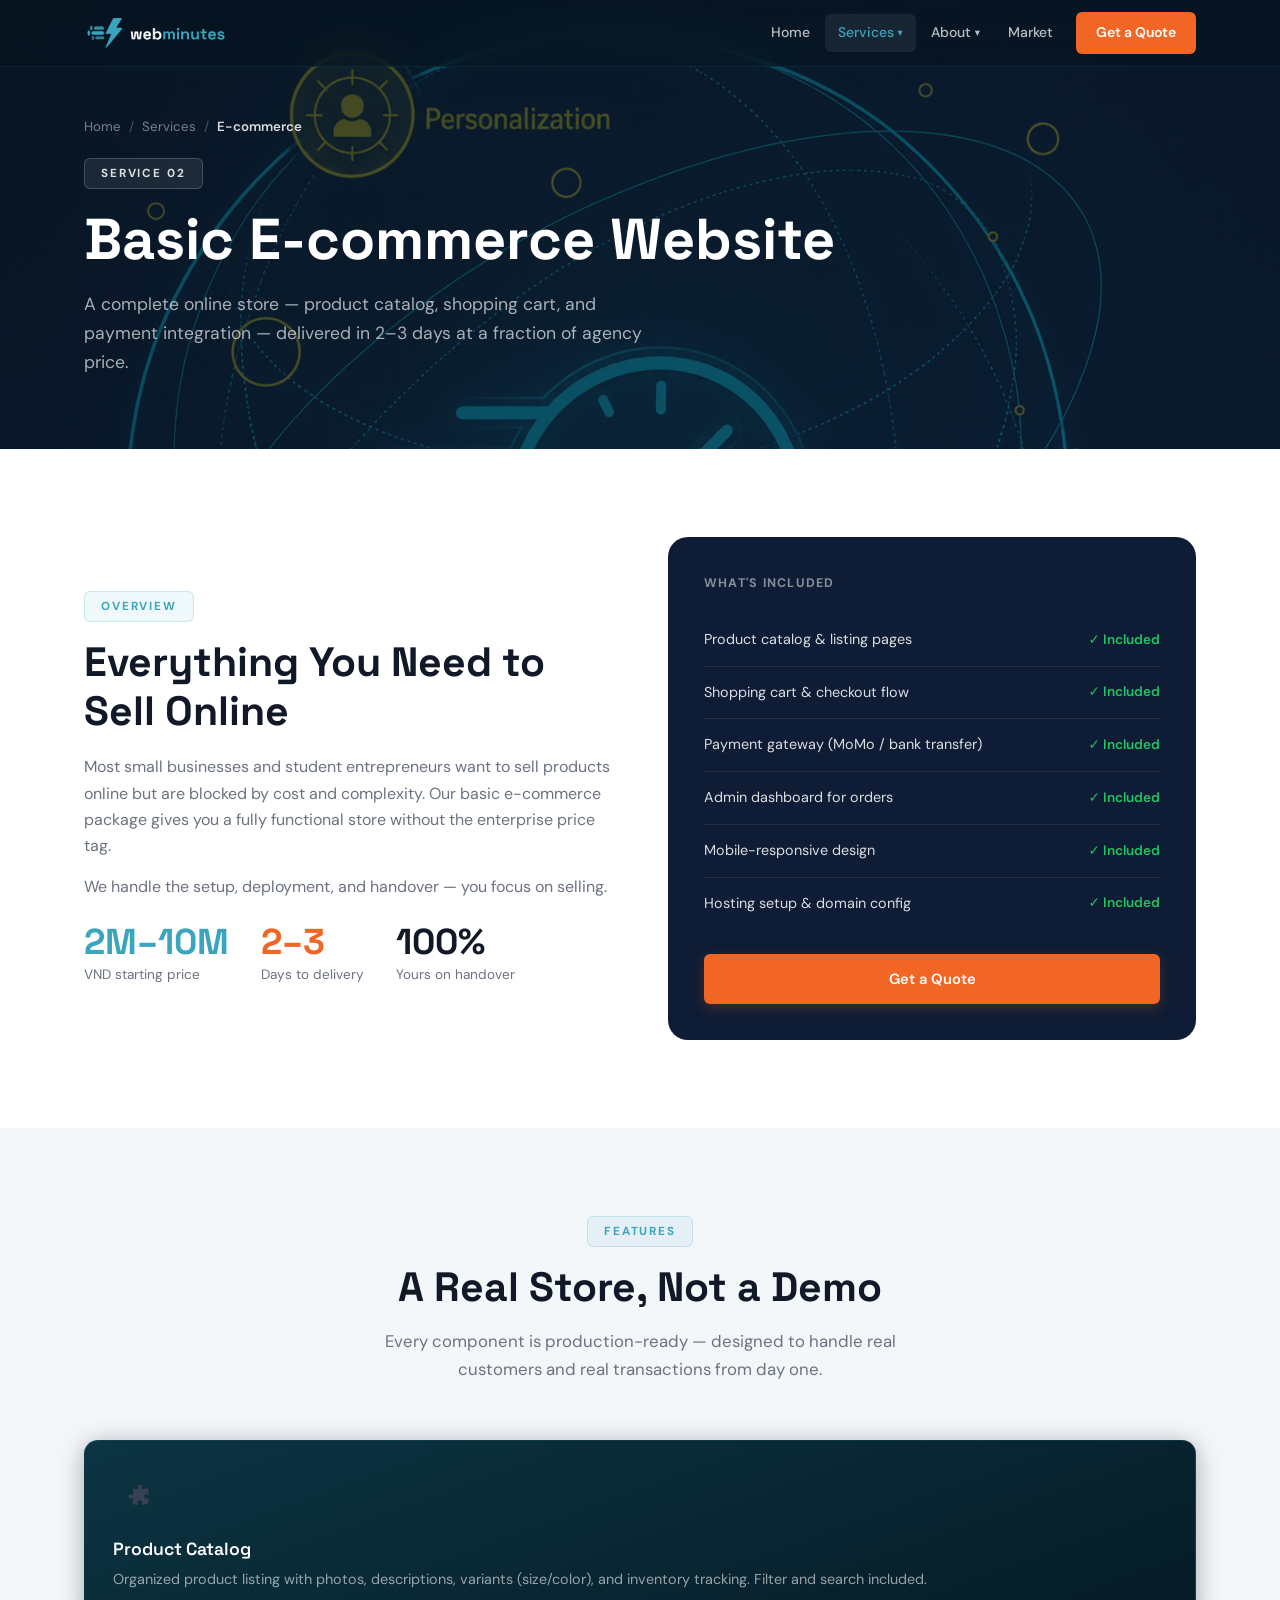
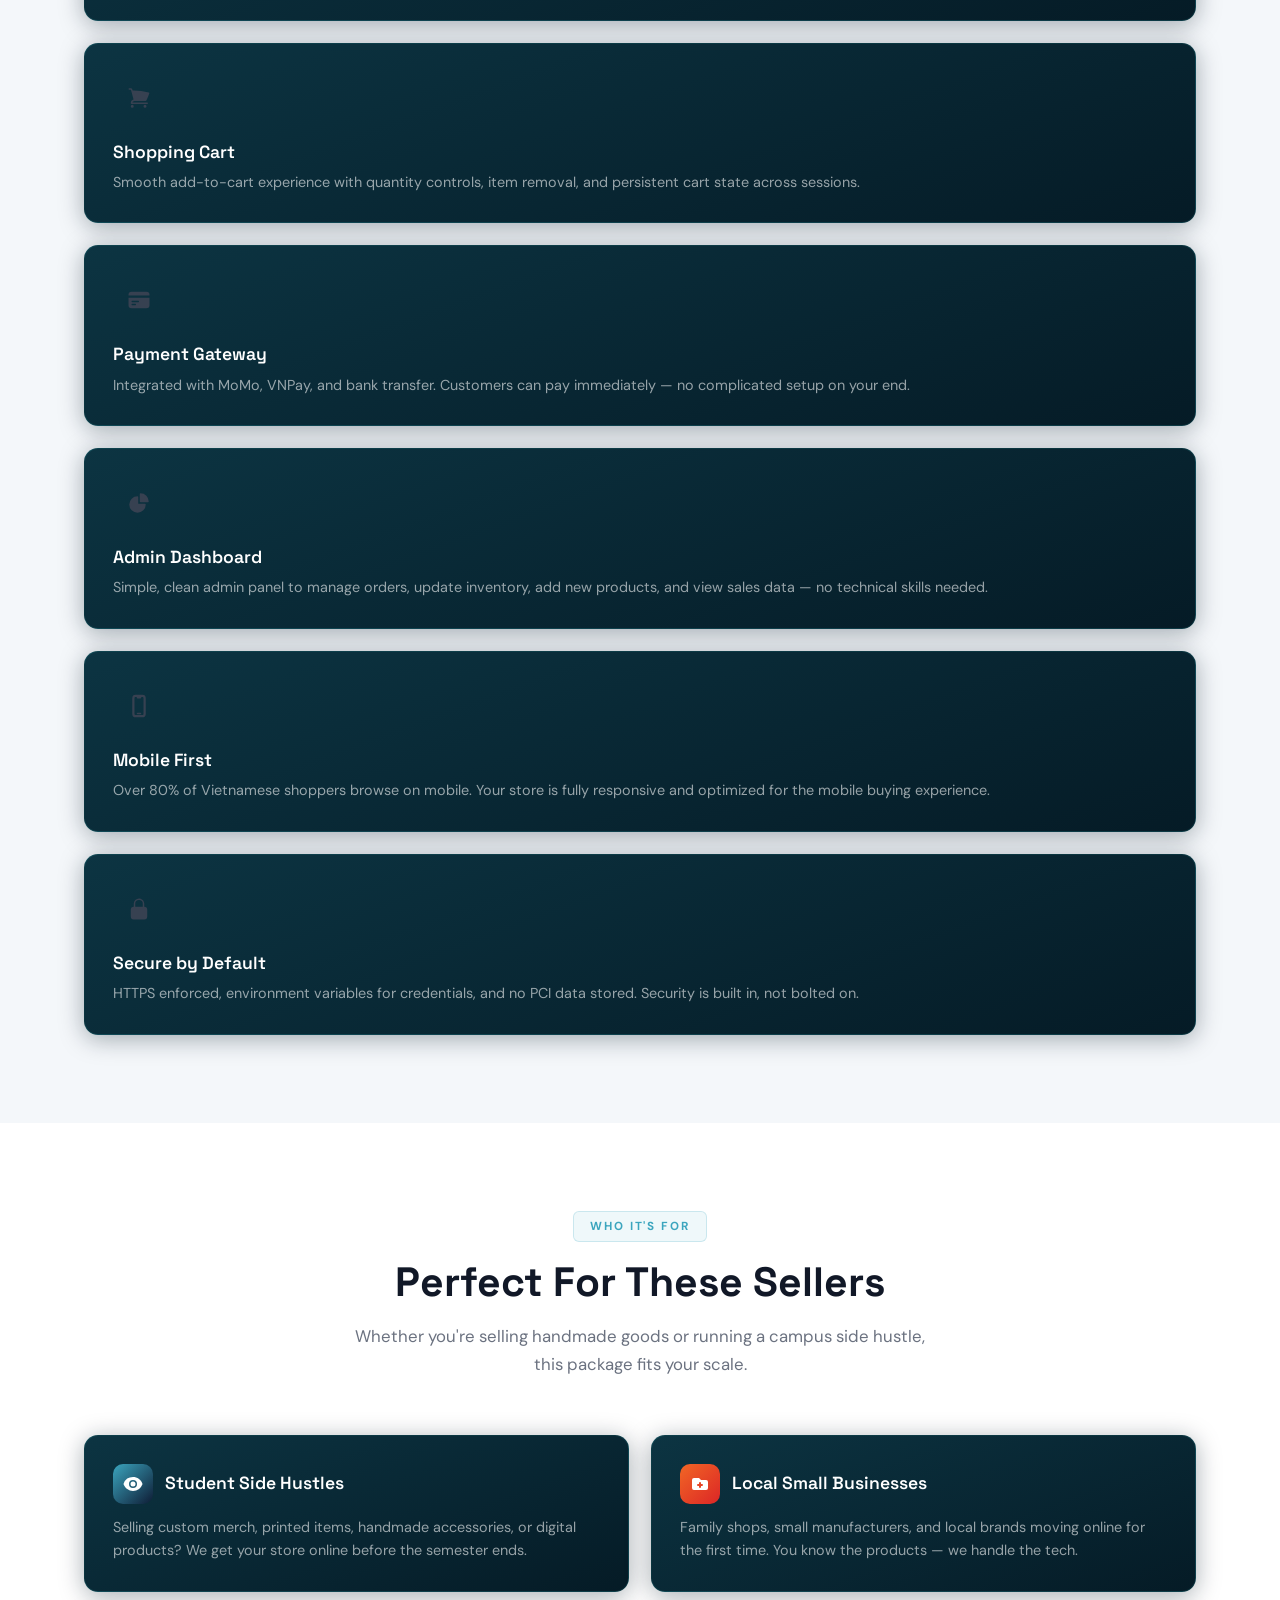
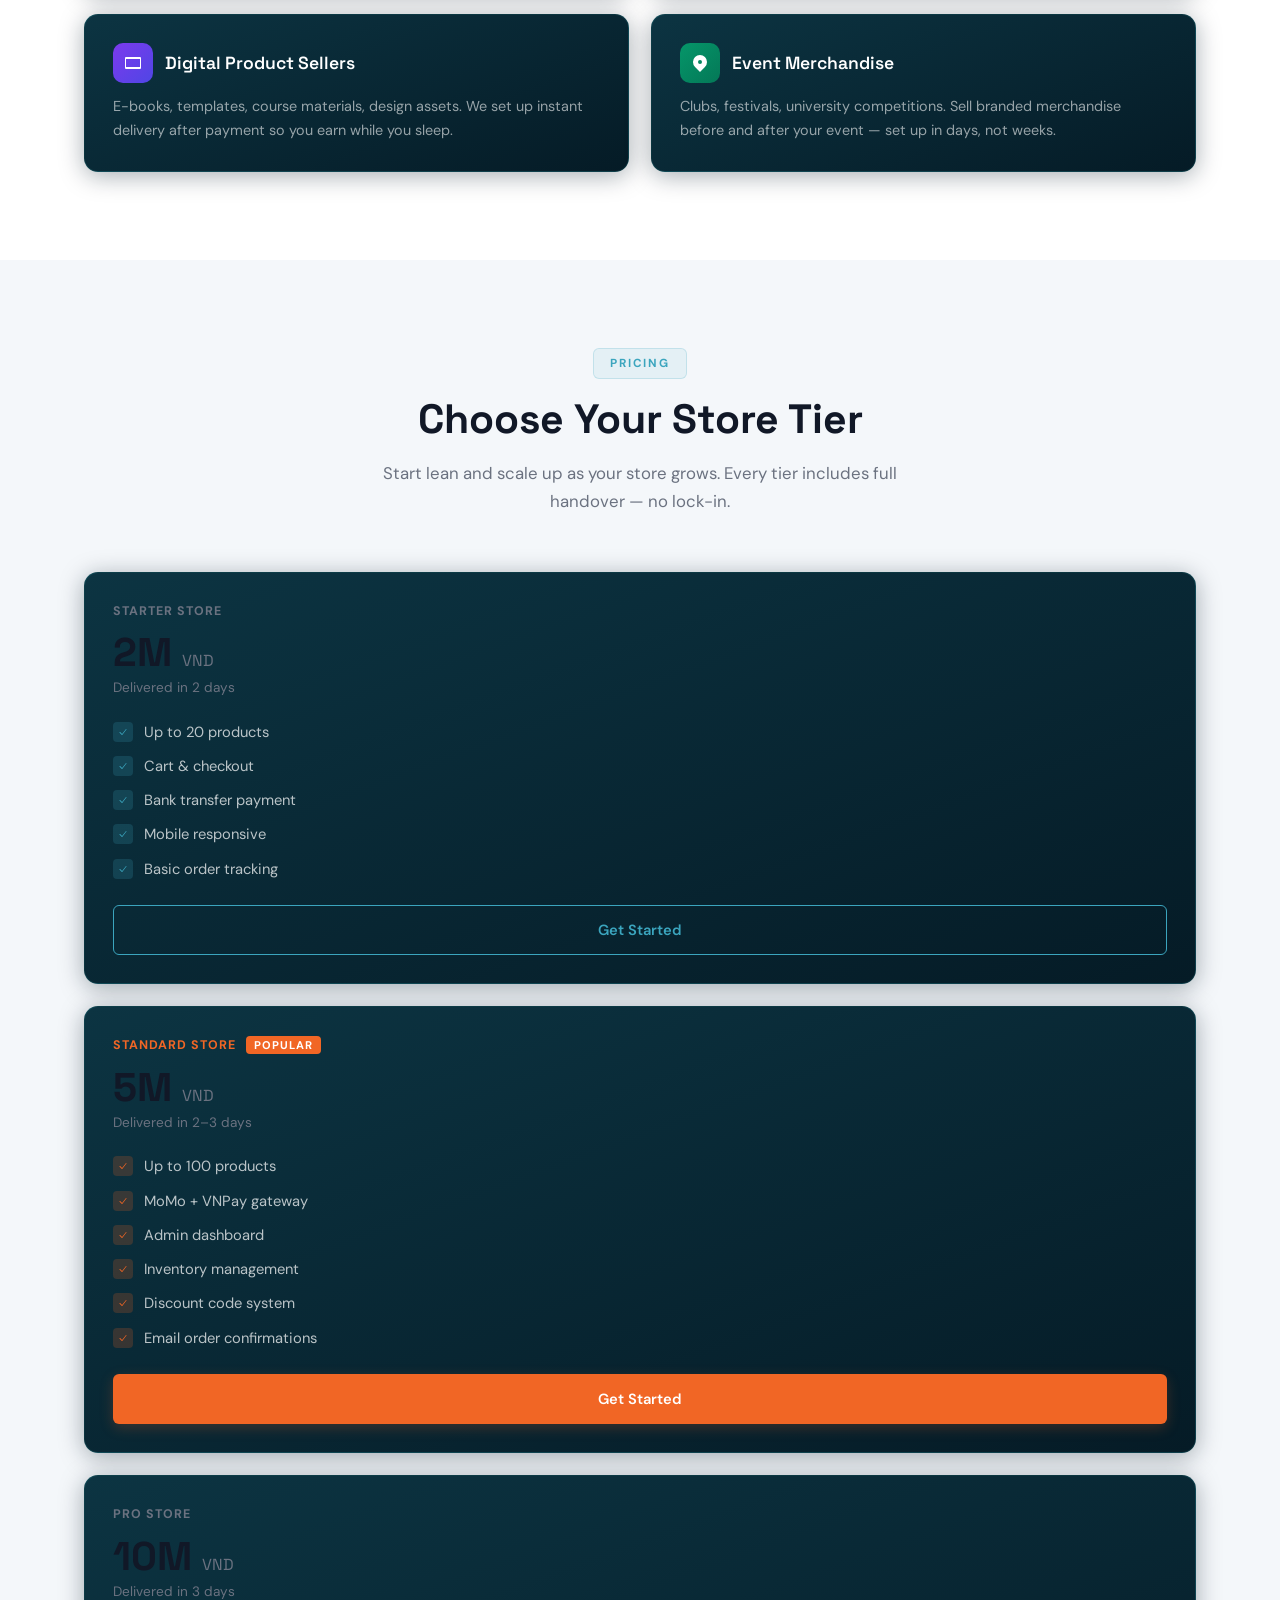
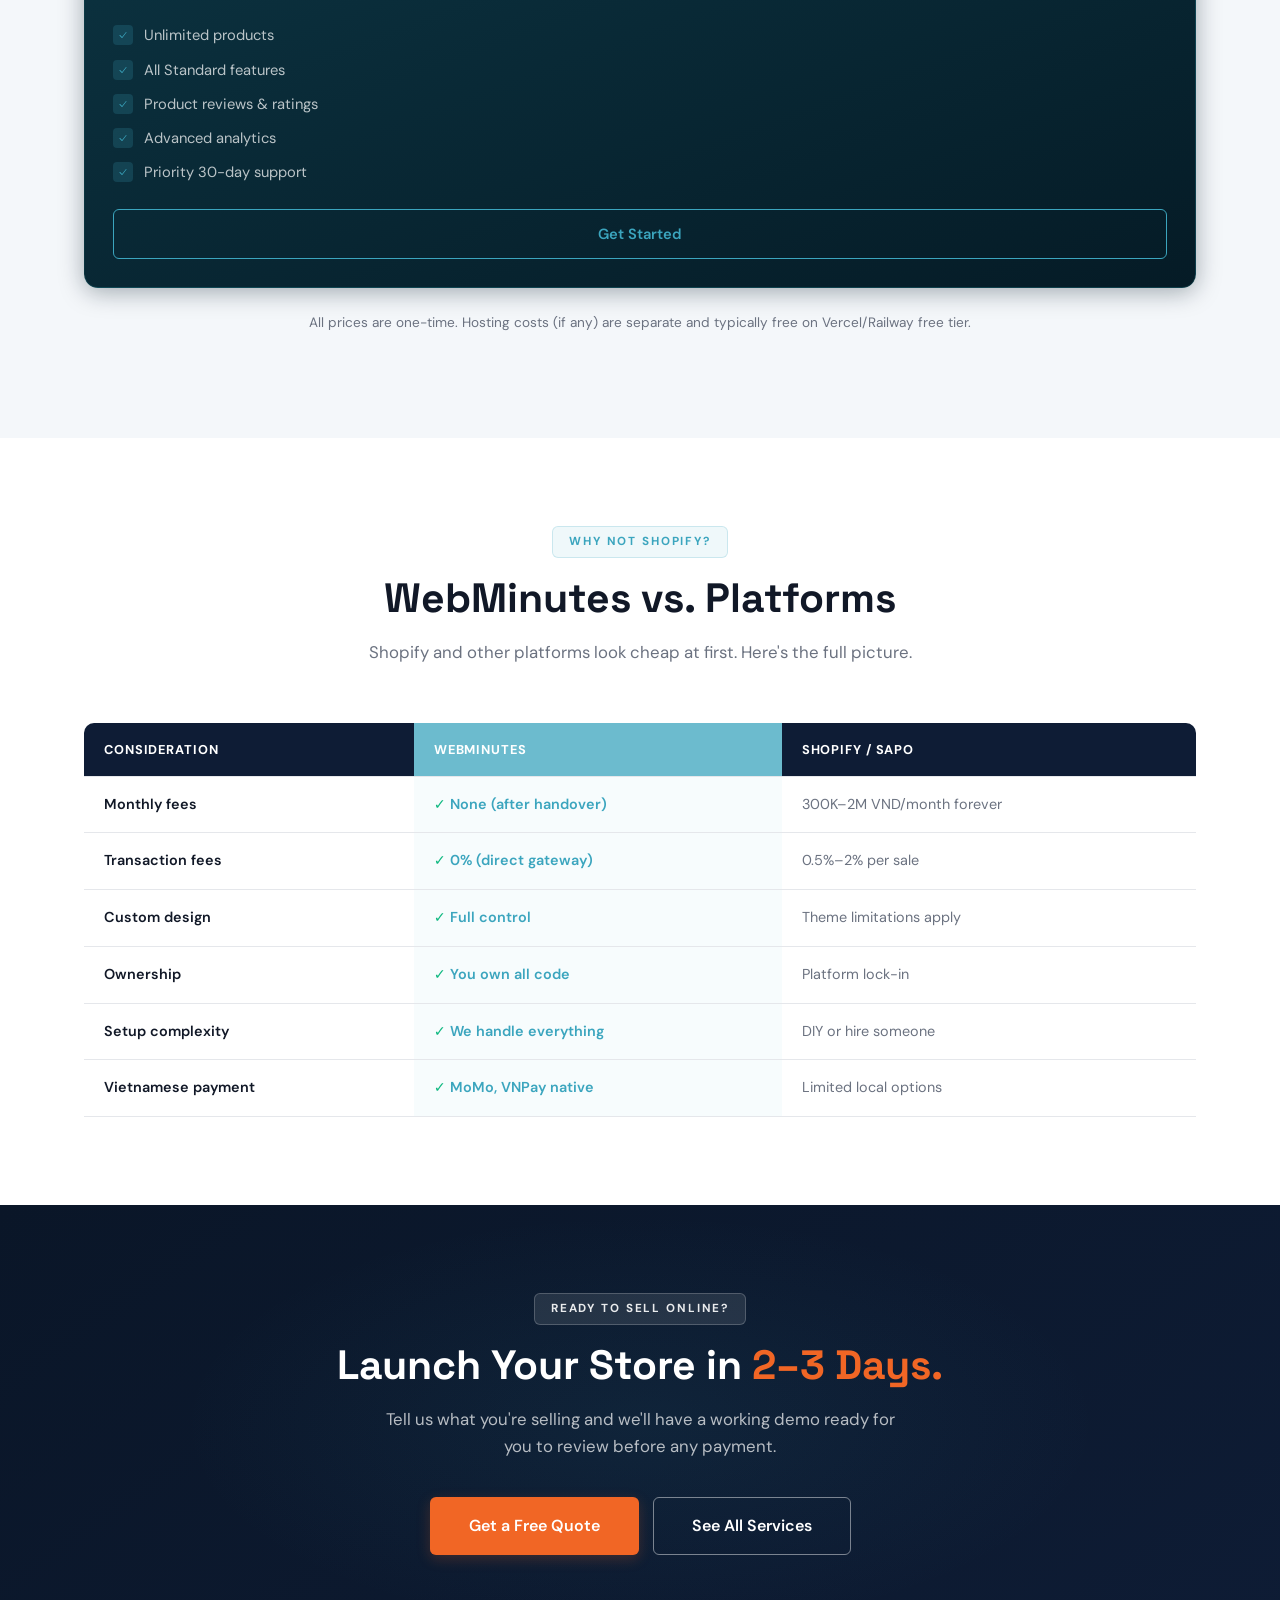
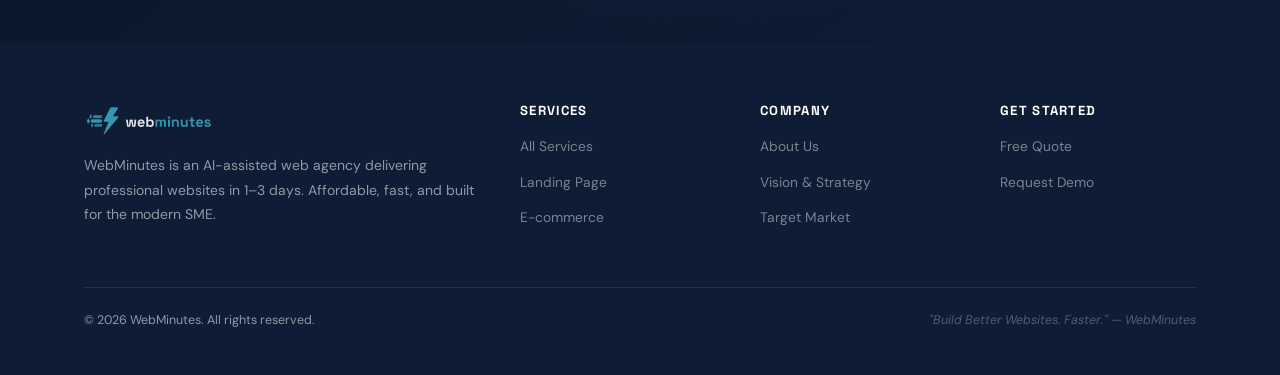
<file: services/ecommerce.html>
<!DOCTYPE html>
<html lang="en">
<head>
  <meta charset="UTF-8" />
  <meta name="viewport" content="width=device-width, initial-scale=1.0" />
  <link rel="icon" type="image/x-icon" href="../assets/img/favicon.ico" />
  <link rel="icon" type="image/png" sizes="32x32" href="../assets/img/favicon-32.png" />
  <title>E-commerce Website Service – WebMinutes</title>
  <meta name="description" content="Fully functional e-commerce websites from 2M VND. Product catalog, shopping cart, payment gateway, and admin dashboard. Delivered in 2–3 days." />
  <link rel="stylesheet" href="../assets/css/styles.css" />
</head>
<body>

  <nav class="nav">
    <div class="nav-inner">
      <a href="../index.html" class="nav-logo">
        <img src="../assets/img/webminutes-logo.png" alt="WebMinutes" class="nav-logo-img" />
      </a>
      <ul class="nav-menu">
        <li class="nav-item"><a href="../index.html" class="nav-link">Home</a></li>
        <li class="nav-item">
          <a href="../services.html" class="nav-link active" data-dropdown="true">Services <span class="chevron">▾</span></a>
          <div class="dropdown">
            <a href="../services.html">All Services</a>
            <a href="landing-page.html">Landing Page</a>
            <a href="ecommerce.html">E-commerce</a>
          </div>
        </li>
        <li class="nav-item">
          <a href="../about.html" class="nav-link" data-dropdown="true">About <span class="chevron">▾</span></a>
          <div class="dropdown">
            <a href="../about.html">Company Overview</a>
            <a href="../about/vision.html">Vision &amp; Strategy</a>
          </div>
        </li>
        <li class="nav-item"><a href="../market.html" class="nav-link">Market</a></li>
        <li class="nav-item"><a href="../contact.html" class="nav-link nav-cta">Get a Quote</a></li>
      </ul>
      <div class="nav-toggle"><span></span><span></span><span></span></div>
    </div>
  </nav>

  <section class="page-hero">
    <div class="container page-hero-inner">
      <div class="breadcrumb">
        <a href="../index.html">Home</a><span>/</span>
        <a href="../services.html">Services</a><span>/</span>
        <span class="current">E-commerce</span>
      </div>
      <div class="eyebrow">Service 02</div>
      <h1>Basic E-commerce Website</h1>
      <p>A complete online store — product catalog, shopping cart, and payment integration — delivered in 2–3 days at a fraction of agency price.</p>
    </div>
  </section>

  <!-- OVERVIEW -->
  <section class="section">
    <div class="container">
      <div class="two-col reveal">
        <div class="two-col-content">
          <div class="eyebrow">Overview</div>
          <h2>Everything You Need to Sell Online</h2>
          <p>Most small businesses and student entrepreneurs want to sell products online but are blocked by cost and complexity. Our basic e-commerce package gives you a fully functional store without the enterprise price tag.</p>
          <p>We handle the setup, deployment, and handover — you focus on selling.</p>
          <div style="display:flex;gap:32px;margin-top:24px;flex-wrap:wrap;">
            <div>
              <div style="font-family:'Space Grotesk',sans-serif;font-size:2.25rem;font-weight:800;color:var(--primary);line-height:1;">2M–10M</div>
              <div style="font-size:.85rem;color:var(--text-light);margin-top:4px;">VND starting price</div>
            </div>
            <div>
              <div style="font-family:'Space Grotesk',sans-serif;font-size:2.25rem;font-weight:800;color:var(--accent);line-height:1;">2–3</div>
              <div style="font-size:.85rem;color:var(--text-light);margin-top:4px;">Days to delivery</div>
            </div>
            <div>
              <div style="font-family:'Space Grotesk',sans-serif;font-size:2.25rem;font-weight:800;color:var(--dark);line-height:1;">100%</div>
              <div style="font-size:.85rem;color:var(--text-light);margin-top:4px;">Yours on handover</div>
            </div>
          </div>
        </div>

        <div style="background:var(--navy);border-radius:var(--radius-xl);padding:36px;color:white;">
          <div style="font-size:.78rem;font-weight:700;text-transform:uppercase;letter-spacing:.1em;color:rgba(255,255,255,.5);margin-bottom:20px;">What's Included</div>
          <div style="display:flex;flex-direction:column;gap:0;">
            <div style="display:flex;justify-content:space-between;align-items:center;padding:14px 0;border-bottom:1px solid rgba(255,255,255,.08);">
              <span style="font-size:.9rem;color:rgba(255,255,255,.85);">Product catalog &amp; listing pages</span>
              <span style="color:#22C55E;font-size:.85rem;font-weight:600;">✓ Included</span>
            </div>
            <div style="display:flex;justify-content:space-between;align-items:center;padding:14px 0;border-bottom:1px solid rgba(255,255,255,.08);">
              <span style="font-size:.9rem;color:rgba(255,255,255,.85);">Shopping cart &amp; checkout flow</span>
              <span style="color:#22C55E;font-size:.85rem;font-weight:600;">✓ Included</span>
            </div>
            <div style="display:flex;justify-content:space-between;align-items:center;padding:14px 0;border-bottom:1px solid rgba(255,255,255,.08);">
              <span style="font-size:.9rem;color:rgba(255,255,255,.85);">Payment gateway (MoMo / bank transfer)</span>
              <span style="color:#22C55E;font-size:.85rem;font-weight:600;">✓ Included</span>
            </div>
            <div style="display:flex;justify-content:space-between;align-items:center;padding:14px 0;border-bottom:1px solid rgba(255,255,255,.08);">
              <span style="font-size:.9rem;color:rgba(255,255,255,.85);">Admin dashboard for orders</span>
              <span style="color:#22C55E;font-size:.85rem;font-weight:600;">✓ Included</span>
            </div>
            <div style="display:flex;justify-content:space-between;align-items:center;padding:14px 0;border-bottom:1px solid rgba(255,255,255,.08);">
              <span style="font-size:.9rem;color:rgba(255,255,255,.85);">Mobile-responsive design</span>
              <span style="color:#22C55E;font-size:.85rem;font-weight:600;">✓ Included</span>
            </div>
            <div style="display:flex;justify-content:space-between;align-items:center;padding:14px 0;">
              <span style="font-size:.9rem;color:rgba(255,255,255,.85);">Hosting setup &amp; domain config</span>
              <span style="color:#22C55E;font-size:.85rem;font-weight:600;">✓ Included</span>
            </div>
          </div>
          <a href="../contact.html" class="btn btn-accent" style="width:100%;justify-content:center;margin-top:24px;">Get a Quote</a>
        </div>
      </div>
    </div>
  </section>

  <!-- FEATURES -->
  <section class="section section-alt">
    <div class="container">
      <div class="section-header reveal">
        <div class="eyebrow">Features</div>
        <h2>A Real Store, Not a Demo</h2>
        <p>Every component is production-ready — designed to handle real customers and real transactions from day one.</p>
      </div>
      <div class="card-grid reveal">
        <div class="card">
          <div class="card-icon">
            <svg xmlns="http://www.w3.org/2000/svg" viewBox="0 0 24 24" fill="currentColor"><path d="M11.25 5.337c0-.355-.186-.676-.401-.959a1.647 1.647 0 01-.349-1.003c0-1.036 1.007-1.875 2.25-1.875S15 2.34 15 3.375c0 .369-.128.713-.349 1.003-.215.283-.401.604-.401.959 0 .332.278.598.61.578 1.91-.114 3.79-.342 5.632-.676a.75.75 0 01.878.645 49.17 49.17 0 01.376 5.452.657.657 0 01-.66.664c-.354 0-.675-.186-.958-.401a1.647 1.647 0 00-1.003-.349c-1.035 0-1.875 1.007-1.875 2.25s.84 2.25 1.875 2.25c.369 0 .713-.128 1.003-.349.283-.215.604-.401.959-.401.31 0 .557.262.534.571a48.774 48.774 0 01-.595 4.845.75.75 0 01-.61.61c-1.82.317-3.673.533-5.555.642a.58.58 0 01-.611-.581c0-.355.186-.676.401-.959.221-.29.349-.634.349-1.003 0-1.035-1.007-1.875-2.25-1.875s-2.25.84-2.25 1.875c0 .369.128.713.349 1.003.215.283.401.604.401.959a.641.641 0 01-.658.643 49.118 49.118 0 01-4.708-.36.75.75 0 01-.645-.878c.293-1.614.504-3.257.629-4.924A.53.53 0 005.337 15c-.355 0-.676.186-.959.401-.29.221-.634.349-1.003.349-1.036 0-1.875-1.007-1.875-2.25s.84-2.25 1.875-2.25c.369 0 .713.128 1.003.349.283.215.604.401.959.401a.656.656 0 00.659-.663 47.703 47.703 0 00-.31-4.82.75.75 0 01.83-.832c1.343.155 2.703.254 4.077.294a.64.64 0 00.657-.642z"/></svg>
          </div>
          <h4>Product Catalog</h4>
          <p>Organized product listing with photos, descriptions, variants (size/color), and inventory tracking. Filter and search included.</p>
        </div>
        <div class="card">
          <div class="card-icon">
            <svg xmlns="http://www.w3.org/2000/svg" viewBox="0 0 24 24" fill="currentColor"><path d="M2.25 2.25a.75.75 0 000 1.5h1.386c.17 0 .318.114.362.278l2.558 9.592a3.752 3.752 0 00-2.806 3.63c0 .414.336.75.75.75h15.75a.75.75 0 000-1.5H5.378A2.25 2.25 0 017.5 15h11.218a.75.75 0 00.674-.421 60.358 60.358 0 002.96-7.228.75.75 0 00-.525-.965A60.864 60.864 0 005.68 4.509l-.232-.867A1.875 1.875 0 003.636 2.25H2.25zM3.75 20.25a1.5 1.5 0 113 0 1.5 1.5 0 01-3 0zM16.5 20.25a1.5 1.5 0 113 0 1.5 1.5 0 01-3 0z"/></svg>
          </div>
          <h4>Shopping Cart</h4>
          <p>Smooth add-to-cart experience with quantity controls, item removal, and persistent cart state across sessions.</p>
        </div>
        <div class="card">
          <div class="card-icon">
            <svg xmlns="http://www.w3.org/2000/svg" viewBox="0 0 24 24" fill="currentColor"><path d="M4.5 3.75a3 3 0 00-3 3v.75h21v-.75a3 3 0 00-3-3h-15z"/><path fill-rule="evenodd" d="M22.5 9.75h-21v7.5a3 3 0 003 3h15a3 3 0 003-3v-7.5zm-18 3.75a.75.75 0 01.75-.75h6a.75.75 0 010 1.5h-6a.75.75 0 01-.75-.75zm.75 2.25a.75.75 0 000 1.5h3a.75.75 0 000-1.5h-3z" clip-rule="evenodd"/></svg>
          </div>
          <h4>Payment Gateway</h4>
          <p>Integrated with MoMo, VNPay, and bank transfer. Customers can pay immediately — no complicated setup on your end.</p>
        </div>
        <div class="card">
          <div class="card-icon">
            <svg xmlns="http://www.w3.org/2000/svg" viewBox="0 0 24 24" fill="currentColor"><path fill-rule="evenodd" d="M2.25 13.5a8.25 8.25 0 018.25-8.25.75.75 0 01.75.75v6.75H18a.75.75 0 01.75.75 8.25 8.25 0 01-16.5 0z" clip-rule="evenodd"/><path fill-rule="evenodd" d="M12.75 3a.75.75 0 01.75-.75 8.25 8.25 0 018.25 8.25.75.75 0 01-.75.75h-7.5a.75.75 0 01-.75-.75V3z" clip-rule="evenodd"/></svg>
          </div>
          <h4>Admin Dashboard</h4>
          <p>Simple, clean admin panel to manage orders, update inventory, add new products, and view sales data — no technical skills needed.</p>
        </div>
        <div class="card">
          <div class="card-icon">
            <svg xmlns="http://www.w3.org/2000/svg" viewBox="0 0 24 24" fill="currentColor"><path d="M10.5 18.75a.75.75 0 000 1.5h3a.75.75 0 000-1.5h-3z"/><path fill-rule="evenodd" d="M8.625.75A3.375 3.375 0 005.25 4.125v15.75a3.375 3.375 0 003.375 3.375h6.75a3.375 3.375 0 003.375-3.375V4.125A3.375 3.375 0 0015.375.75h-6.75zM7.5 4.125C7.5 3.504 8.004 3 8.625 3H9.75v.375c0 .621.504 1.125 1.125 1.125h2.25c.621 0 1.125-.504 1.125-1.125V3h1.125c.621 0 1.125.504 1.125 1.125v15.75c0 .621-.504 1.125-1.125 1.125h-6.75A1.125 1.125 0 017.5 19.875V4.125z" clip-rule="evenodd"/></svg>
          </div>
          <h4>Mobile First</h4>
          <p>Over 80% of Vietnamese shoppers browse on mobile. Your store is fully responsive and optimized for the mobile buying experience.</p>
        </div>
        <div class="card">
          <div class="card-icon">
            <svg xmlns="http://www.w3.org/2000/svg" viewBox="0 0 24 24" fill="currentColor"><path fill-rule="evenodd" d="M12 1.5a5.25 5.25 0 00-5.25 5.25v3a3 3 0 00-3 3v6.75a3 3 0 003 3h10.5a3 3 0 003-3v-6.75a3 3 0 00-3-3v-3c0-2.9-2.35-5.25-5.25-5.25zm3.75 8.25v-3a3.75 3.75 0 10-7.5 0v3h7.5z" clip-rule="evenodd"/></svg>
          </div>
          <h4>Secure by Default</h4>
          <p>HTTPS enforced, environment variables for credentials, and no PCI data stored. Security is built in, not bolted on.</p>
        </div>
      </div>
    </div>
  </section>

  <!-- USE CASES -->
  <section class="section">
    <div class="container">
      <div class="section-header reveal">
        <div class="eyebrow">Who It's For</div>
        <h2>Perfect For These Sellers</h2>
        <p>Whether you're selling handmade goods or running a campus side hustle, this package fits your scale.</p>
      </div>
      <div class="card-grid card-grid-2 reveal">
        <div class="card">
          <div style="display:flex;align-items:center;gap:12px;margin-bottom:12px;">
            <div style="width:40px;height:40px;background:linear-gradient(135deg,var(--primary),var(--navy));border-radius:10px;display:flex;align-items:center;justify-content:center;flex-shrink:0;">
              <svg xmlns="http://www.w3.org/2000/svg" viewBox="0 0 20 20" fill="white" width="20" height="20"><path d="M10 12.5a2.5 2.5 0 100-5 2.5 2.5 0 000 5z"/><path fill-rule="evenodd" d="M.664 10.59a1.651 1.651 0 010-1.186A10.004 10.004 0 0110 3c4.257 0 7.893 2.66 9.336 6.41.147.381.146.804 0 1.186A10.004 10.004 0 0110 17c-4.257 0-7.893-2.66-9.336-6.41zM14 10a4 4 0 11-8 0 4 4 0 018 0z" clip-rule="evenodd"/></svg>
            </div>
            <h4 style="margin:0;">Student Side Hustles</h4>
          </div>
          <p>Selling custom merch, printed items, handmade accessories, or digital products? We get your store online before the semester ends.</p>
        </div>
        <div class="card">
          <div style="display:flex;align-items:center;gap:12px;margin-bottom:12px;">
            <div style="width:40px;height:40px;background:linear-gradient(135deg,var(--accent),#DC2626);border-radius:10px;display:flex;align-items:center;justify-content:center;flex-shrink:0;">
              <svg xmlns="http://www.w3.org/2000/svg" viewBox="0 0 20 20" fill="white" width="20" height="20"><path fill-rule="evenodd" d="M4 4a2 2 0 00-2 2v8a2 2 0 002 2h12a2 2 0 002-2V8a2 2 0 00-2-2h-5L9 4H4zm7 5a1 1 0 10-2 0v1H8a1 1 0 100 2h1v1a1 1 0 102 0v-1h1a1 1 0 100-2h-1V9z" clip-rule="evenodd"/></svg>
            </div>
            <h4 style="margin:0;">Local Small Businesses</h4>
          </div>
          <p>Family shops, small manufacturers, and local brands moving online for the first time. You know the products — we handle the tech.</p>
        </div>
        <div class="card">
          <div style="display:flex;align-items:center;gap:12px;margin-bottom:12px;">
            <div style="width:40px;height:40px;background:linear-gradient(135deg,#7C3AED,#4F46E5);border-radius:10px;display:flex;align-items:center;justify-content:center;flex-shrink:0;">
              <svg xmlns="http://www.w3.org/2000/svg" viewBox="0 0 20 20" fill="white" width="20" height="20"><path d="M3 4a1 1 0 00-1 1v10a1 1 0 001 1h14a1 1 0 001-1V5a1 1 0 00-1-1H3zm0 2h14v8H3V6z"/></svg>
            </div>
            <h4 style="margin:0;">Digital Product Sellers</h4>
          </div>
          <p>E-books, templates, course materials, design assets. We set up instant delivery after payment so you earn while you sleep.</p>
        </div>
        <div class="card">
          <div style="display:flex;align-items:center;gap:12px;margin-bottom:12px;">
            <div style="width:40px;height:40px;background:linear-gradient(135deg,#059669,#047857);border-radius:10px;display:flex;align-items:center;justify-content:center;flex-shrink:0;">
              <svg xmlns="http://www.w3.org/2000/svg" viewBox="0 0 20 20" fill="white" width="20" height="20"><path fill-rule="evenodd" d="M5.05 4.05a7 7 0 119.9 9.9L10 18.9l-4.95-4.95a7 7 0 010-9.9zM10 11a2 2 0 100-4 2 2 0 000 4z" clip-rule="evenodd"/></svg>
            </div>
            <h4 style="margin:0;">Event Merchandise</h4>
          </div>
          <p>Clubs, festivals, university competitions. Sell branded merchandise before and after your event — set up in days, not weeks.</p>
        </div>
      </div>
    </div>
  </section>

  <!-- PRICING -->
  <section class="section section-alt">
    <div class="container">
      <div class="section-header reveal">
        <div class="eyebrow">Pricing</div>
        <h2>Choose Your Store Tier</h2>
        <p>Start lean and scale up as your store grows. Every tier includes full handover — no lock-in.</p>
      </div>
      <div class="card-grid reveal">
        <div class="card">
          <div style="font-size:.78rem;font-weight:700;text-transform:uppercase;letter-spacing:.08em;color:var(--text-light);margin-bottom:12px;">Starter Store</div>
          <div style="font-family:'Space Grotesk',sans-serif;font-size:2.5rem;font-weight:800;color:var(--dark);line-height:1;">2M <span style="font-size:1rem;font-weight:400;color:var(--text-light);">VND</span></div>
          <div style="font-size:.85rem;color:var(--text-light);margin-top:4px;margin-bottom:20px;">Delivered in 2 days</div>
          <div style="display:flex;flex-direction:column;gap:10px;margin-bottom:24px;">
            <div class="checklist-item"><div class="ci-icon"><svg xmlns="http://www.w3.org/2000/svg" viewBox="0 0 20 20" fill="currentColor"><path fill-rule="evenodd" d="M16.704 4.153a.75.75 0 01.143 1.052l-8 10.5a.75.75 0 01-1.127.075l-4.5-4.5a.75.75 0 011.06-1.06l3.894 3.893 7.48-9.817a.75.75 0 011.05-.143z" clip-rule="evenodd"/></svg></div><span>Up to 20 products</span></div>
            <div class="checklist-item"><div class="ci-icon"><svg xmlns="http://www.w3.org/2000/svg" viewBox="0 0 20 20" fill="currentColor"><path fill-rule="evenodd" d="M16.704 4.153a.75.75 0 01.143 1.052l-8 10.5a.75.75 0 01-1.127.075l-4.5-4.5a.75.75 0 011.06-1.06l3.894 3.893 7.48-9.817a.75.75 0 011.05-.143z" clip-rule="evenodd"/></svg></div><span>Cart &amp; checkout</span></div>
            <div class="checklist-item"><div class="ci-icon"><svg xmlns="http://www.w3.org/2000/svg" viewBox="0 0 20 20" fill="currentColor"><path fill-rule="evenodd" d="M16.704 4.153a.75.75 0 01.143 1.052l-8 10.5a.75.75 0 01-1.127.075l-4.5-4.5a.75.75 0 011.06-1.06l3.894 3.893 7.48-9.817a.75.75 0 011.05-.143z" clip-rule="evenodd"/></svg></div><span>Bank transfer payment</span></div>
            <div class="checklist-item"><div class="ci-icon"><svg xmlns="http://www.w3.org/2000/svg" viewBox="0 0 20 20" fill="currentColor"><path fill-rule="evenodd" d="M16.704 4.153a.75.75 0 01.143 1.052l-8 10.5a.75.75 0 01-1.127.075l-4.5-4.5a.75.75 0 011.06-1.06l3.894 3.893 7.48-9.817a.75.75 0 011.05-.143z" clip-rule="evenodd"/></svg></div><span>Mobile responsive</span></div>
            <div class="checklist-item"><div class="ci-icon"><svg xmlns="http://www.w3.org/2000/svg" viewBox="0 0 20 20" fill="currentColor"><path fill-rule="evenodd" d="M16.704 4.153a.75.75 0 01.143 1.052l-8 10.5a.75.75 0 01-1.127.075l-4.5-4.5a.75.75 0 011.06-1.06l3.894 3.893 7.48-9.817a.75.75 0 011.05-.143z" clip-rule="evenodd"/></svg></div><span>Basic order tracking</span></div>
          </div>
          <a href="../contact.html" class="btn btn-outline" style="width:100%;justify-content:center;">Get Started</a>
        </div>

        <div class="card featured">
          <div style="font-size:.78rem;font-weight:700;text-transform:uppercase;letter-spacing:.08em;color:var(--accent);margin-bottom:12px;">Standard Store <span style="background:var(--accent);color:white;padding:2px 8px;border-radius:4px;font-size:.7rem;margin-left:6px;">Popular</span></div>
          <div style="font-family:'Space Grotesk',sans-serif;font-size:2.5rem;font-weight:800;color:var(--dark);line-height:1;">5M <span style="font-size:1rem;font-weight:400;color:var(--text-light);">VND</span></div>
          <div style="font-size:.85rem;color:var(--text-light);margin-top:4px;margin-bottom:20px;">Delivered in 2–3 days</div>
          <div style="display:flex;flex-direction:column;gap:10px;margin-bottom:24px;">
            <div class="checklist-item"><div class="ci-icon accent"><svg xmlns="http://www.w3.org/2000/svg" viewBox="0 0 20 20" fill="currentColor"><path fill-rule="evenodd" d="M16.704 4.153a.75.75 0 01.143 1.052l-8 10.5a.75.75 0 01-1.127.075l-4.5-4.5a.75.75 0 011.06-1.06l3.894 3.893 7.48-9.817a.75.75 0 011.05-.143z" clip-rule="evenodd"/></svg></div><span>Up to 100 products</span></div>
            <div class="checklist-item"><div class="ci-icon accent"><svg xmlns="http://www.w3.org/2000/svg" viewBox="0 0 20 20" fill="currentColor"><path fill-rule="evenodd" d="M16.704 4.153a.75.75 0 01.143 1.052l-8 10.5a.75.75 0 01-1.127.075l-4.5-4.5a.75.75 0 011.06-1.06l3.894 3.893 7.48-9.817a.75.75 0 011.05-.143z" clip-rule="evenodd"/></svg></div><span>MoMo + VNPay gateway</span></div>
            <div class="checklist-item"><div class="ci-icon accent"><svg xmlns="http://www.w3.org/2000/svg" viewBox="0 0 20 20" fill="currentColor"><path fill-rule="evenodd" d="M16.704 4.153a.75.75 0 01.143 1.052l-8 10.5a.75.75 0 01-1.127.075l-4.5-4.5a.75.75 0 011.06-1.06l3.894 3.893 7.48-9.817a.75.75 0 011.05-.143z" clip-rule="evenodd"/></svg></div><span>Admin dashboard</span></div>
            <div class="checklist-item"><div class="ci-icon accent"><svg xmlns="http://www.w3.org/2000/svg" viewBox="0 0 20 20" fill="currentColor"><path fill-rule="evenodd" d="M16.704 4.153a.75.75 0 01.143 1.052l-8 10.5a.75.75 0 01-1.127.075l-4.5-4.5a.75.75 0 011.06-1.06l3.894 3.893 7.48-9.817a.75.75 0 011.05-.143z" clip-rule="evenodd"/></svg></div><span>Inventory management</span></div>
            <div class="checklist-item"><div class="ci-icon accent"><svg xmlns="http://www.w3.org/2000/svg" viewBox="0 0 20 20" fill="currentColor"><path fill-rule="evenodd" d="M16.704 4.153a.75.75 0 01.143 1.052l-8 10.5a.75.75 0 01-1.127.075l-4.5-4.5a.75.75 0 011.06-1.06l3.894 3.893 7.48-9.817a.75.75 0 011.05-.143z" clip-rule="evenodd"/></svg></div><span>Discount code system</span></div>
            <div class="checklist-item"><div class="ci-icon accent"><svg xmlns="http://www.w3.org/2000/svg" viewBox="0 0 20 20" fill="currentColor"><path fill-rule="evenodd" d="M16.704 4.153a.75.75 0 01.143 1.052l-8 10.5a.75.75 0 01-1.127.075l-4.5-4.5a.75.75 0 011.06-1.06l3.894 3.893 7.48-9.817a.75.75 0 011.05-.143z" clip-rule="evenodd"/></svg></div><span>Email order confirmations</span></div>
          </div>
          <a href="../contact.html" class="btn btn-accent" style="width:100%;justify-content:center;">Get Started</a>
        </div>

        <div class="card">
          <div style="font-size:.78rem;font-weight:700;text-transform:uppercase;letter-spacing:.08em;color:var(--text-light);margin-bottom:12px;">Pro Store</div>
          <div style="font-family:'Space Grotesk',sans-serif;font-size:2.5rem;font-weight:800;color:var(--dark);line-height:1;">10M <span style="font-size:1rem;font-weight:400;color:var(--text-light);">VND</span></div>
          <div style="font-size:.85rem;color:var(--text-light);margin-top:4px;margin-bottom:20px;">Delivered in 3 days</div>
          <div style="display:flex;flex-direction:column;gap:10px;margin-bottom:24px;">
            <div class="checklist-item"><div class="ci-icon"><svg xmlns="http://www.w3.org/2000/svg" viewBox="0 0 20 20" fill="currentColor"><path fill-rule="evenodd" d="M16.704 4.153a.75.75 0 01.143 1.052l-8 10.5a.75.75 0 01-1.127.075l-4.5-4.5a.75.75 0 011.06-1.06l3.894 3.893 7.48-9.817a.75.75 0 011.05-.143z" clip-rule="evenodd"/></svg></div><span>Unlimited products</span></div>
            <div class="checklist-item"><div class="ci-icon"><svg xmlns="http://www.w3.org/2000/svg" viewBox="0 0 20 20" fill="currentColor"><path fill-rule="evenodd" d="M16.704 4.153a.75.75 0 01.143 1.052l-8 10.5a.75.75 0 01-1.127.075l-4.5-4.5a.75.75 0 011.06-1.06l3.894 3.893 7.48-9.817a.75.75 0 011.05-.143z" clip-rule="evenodd"/></svg></div><span>All Standard features</span></div>
            <div class="checklist-item"><div class="ci-icon"><svg xmlns="http://www.w3.org/2000/svg" viewBox="0 0 20 20" fill="currentColor"><path fill-rule="evenodd" d="M16.704 4.153a.75.75 0 01.143 1.052l-8 10.5a.75.75 0 01-1.127.075l-4.5-4.5a.75.75 0 011.06-1.06l3.894 3.893 7.48-9.817a.75.75 0 011.05-.143z" clip-rule="evenodd"/></svg></div><span>Product reviews &amp; ratings</span></div>
            <div class="checklist-item"><div class="ci-icon"><svg xmlns="http://www.w3.org/2000/svg" viewBox="0 0 20 20" fill="currentColor"><path fill-rule="evenodd" d="M16.704 4.153a.75.75 0 01.143 1.052l-8 10.5a.75.75 0 01-1.127.075l-4.5-4.5a.75.75 0 011.06-1.06l3.894 3.893 7.48-9.817a.75.75 0 011.05-.143z" clip-rule="evenodd"/></svg></div><span>Advanced analytics</span></div>
            <div class="checklist-item"><div class="ci-icon"><svg xmlns="http://www.w3.org/2000/svg" viewBox="0 0 20 20" fill="currentColor"><path fill-rule="evenodd" d="M16.704 4.153a.75.75 0 01.143 1.052l-8 10.5a.75.75 0 01-1.127.075l-4.5-4.5a.75.75 0 011.06-1.06l3.894 3.893 7.48-9.817a.75.75 0 011.05-.143z" clip-rule="evenodd"/></svg></div><span>Priority 30-day support</span></div>
          </div>
          <a href="../contact.html" class="btn btn-outline" style="width:100%;justify-content:center;">Get Started</a>
        </div>
      </div>
      <p style="text-align:center;font-size:.85rem;color:var(--text-light);margin-top:24px;">All prices are one-time. Hosting costs (if any) are separate and typically free on Vercel/Railway free tier.</p>
    </div>
  </section>

  <!-- COMPARE -->
  <section class="section">
    <div class="container">
      <div class="section-header reveal">
        <div class="eyebrow">Why Not Shopify?</div>
        <h2>WebMinutes vs. Platforms</h2>
        <p>Shopify and other platforms look cheap at first. Here's the full picture.</p>
      </div>
      <div class="compare-wrap reveal">
        <table class="compare-table">
          <thead>
            <tr>
              <th>Consideration</th>
              <th class="hl-col">WebMinutes</th>
              <th>Shopify / Sapo</th>
            </tr>
          </thead>
          <tbody>
            <tr><td class="metric-col">Monthly fees</td><td class="hl-col us-col"><span class="check">✓</span> None (after handover)</td><td class="them-col">300K–2M VND/month forever</td></tr>
            <tr><td class="metric-col">Transaction fees</td><td class="hl-col us-col"><span class="check">✓</span> 0% (direct gateway)</td><td class="them-col">0.5%–2% per sale</td></tr>
            <tr><td class="metric-col">Custom design</td><td class="hl-col us-col"><span class="check">✓</span> Full control</td><td class="them-col">Theme limitations apply</td></tr>
            <tr><td class="metric-col">Ownership</td><td class="hl-col us-col"><span class="check">✓</span> You own all code</td><td class="them-col">Platform lock-in</td></tr>
            <tr><td class="metric-col">Setup complexity</td><td class="hl-col us-col"><span class="check">✓</span> We handle everything</td><td class="them-col">DIY or hire someone</td></tr>
            <tr><td class="metric-col">Vietnamese payment</td><td class="hl-col us-col"><span class="check">✓</span> MoMo, VNPay native</td><td class="them-col">Limited local options</td></tr>
          </tbody>
        </table>
      </div>
    </div>
  </section>

  <!-- CTA -->
  <section class="cta-section">
    <div class="container">
      <div class="section-header" style="margin-bottom:36px;">
        <div class="eyebrow eyebrow-white">Ready to Sell Online?</div>
        <h2>Launch Your Store in <span style="color:var(--accent)">2–3 Days.</span></h2>
        <p>Tell us what you're selling and we'll have a working demo ready for you to review before any payment.</p>
      </div>
      <div class="cta-buttons">
        <a href="../contact.html" class="btn btn-accent btn-lg">Get a Free Quote</a>
        <a href="../services.html" class="btn btn-outline-white btn-lg">See All Services</a>
      </div>
    </div>
  </section>

  <footer class="footer">
    <div class="container">
      <div class="footer-grid">
        <div class="footer-brand">
          <img src="../assets/img/webminutes-logo.png" alt="WebMinutes" class="footer-logo-img" />
          <p>WebMinutes is an AI-assisted web agency delivering professional websites in 1–3 days. Affordable, fast, and built for the modern SME.</p>
        </div>
        <div class="footer-col"><h5>Services</h5><ul><li><a href="../services.html">All Services</a></li><li><a href="landing-page.html">Landing Page</a></li><li><a href="ecommerce.html">E-commerce</a></li></ul></div>
        <div class="footer-col"><h5>Company</h5><ul><li><a href="../about.html">About Us</a></li><li><a href="../about/vision.html">Vision &amp; Strategy</a></li><li><a href="../market.html">Target Market</a></li></ul></div>
        <div class="footer-col"><h5>Get Started</h5><ul><li><a href="../contact.html">Free Quote</a></li><li><a href="../contact.html">Request Demo</a></li></ul></div>
      </div>
      <div class="footer-bottom">
        <p>&copy; 2026 WebMinutes. All rights reserved.</p>
        <p class="footer-tagline">"Build Better Websites. Faster." — WebMinutes</p>
      </div>
    </div>
  </footer>

  <script src="../assets/js/site-scripts.js"></script>
</body>
</html>
</file>
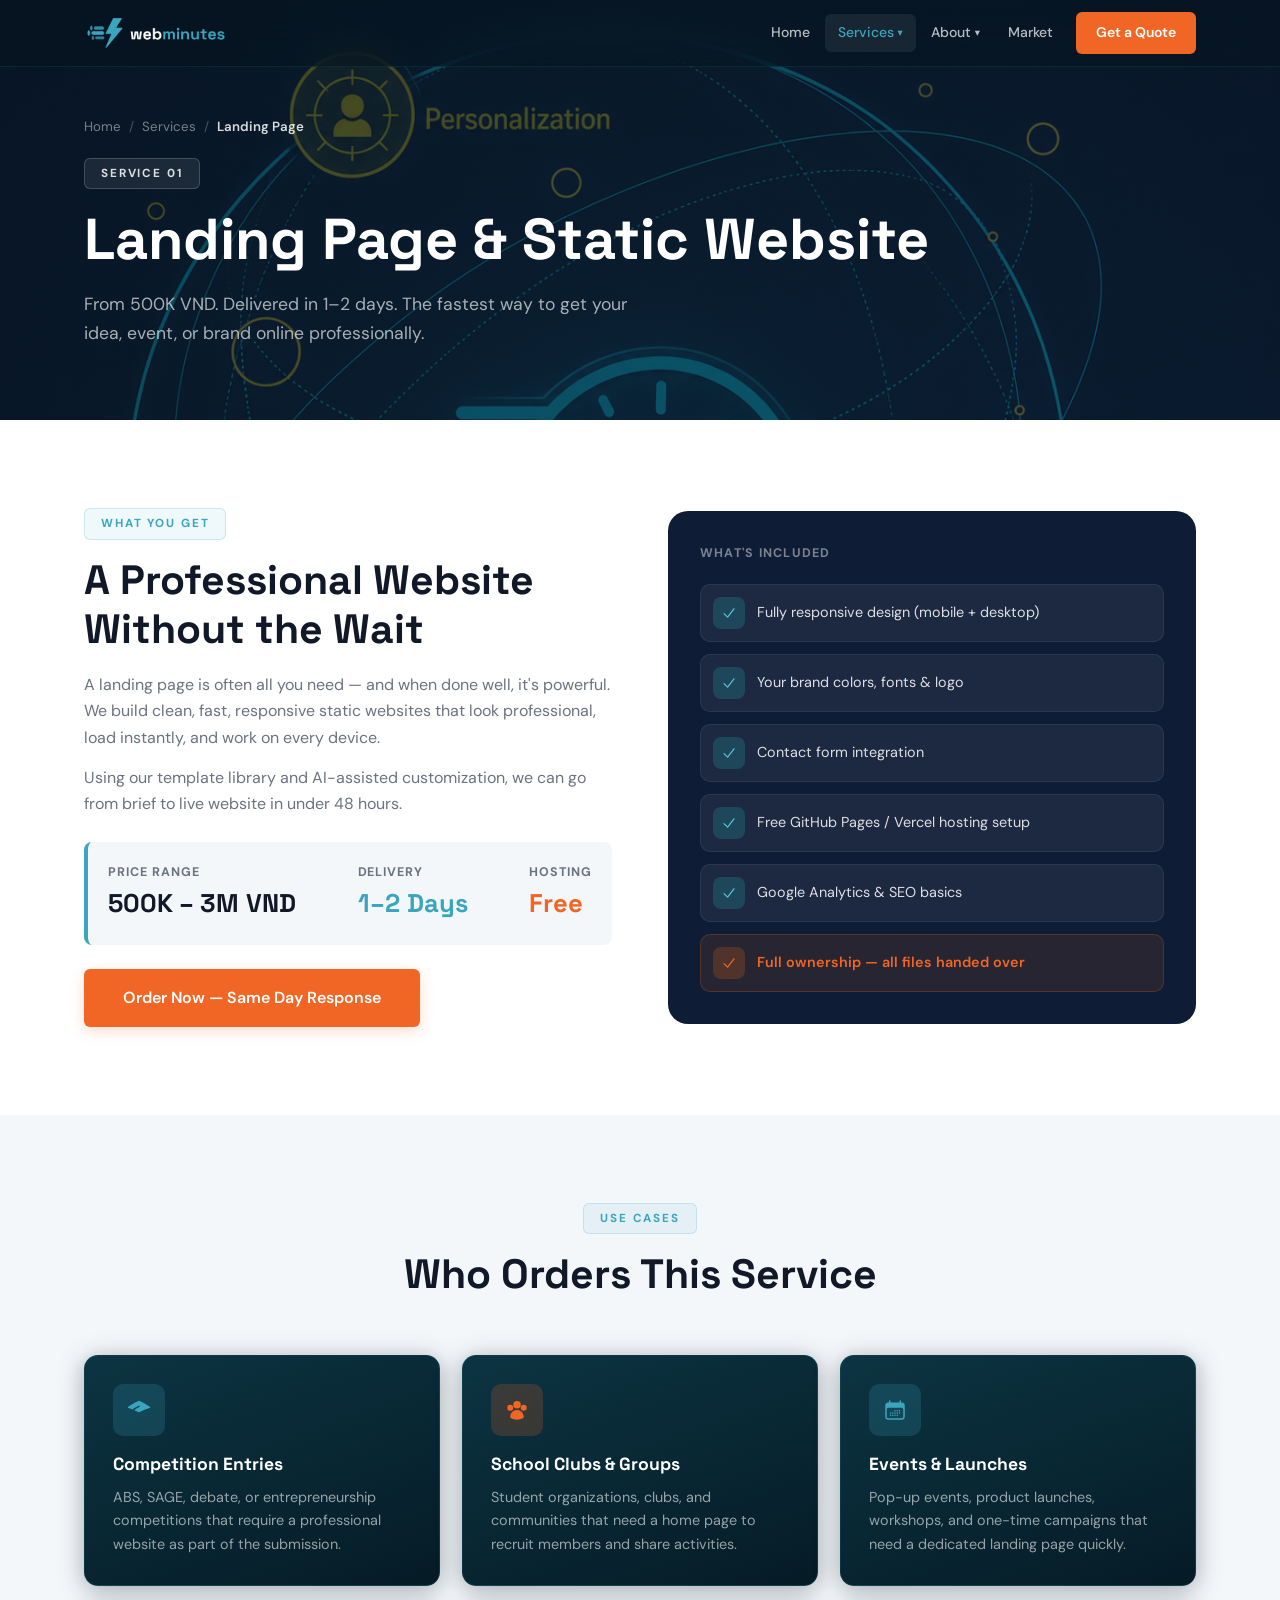
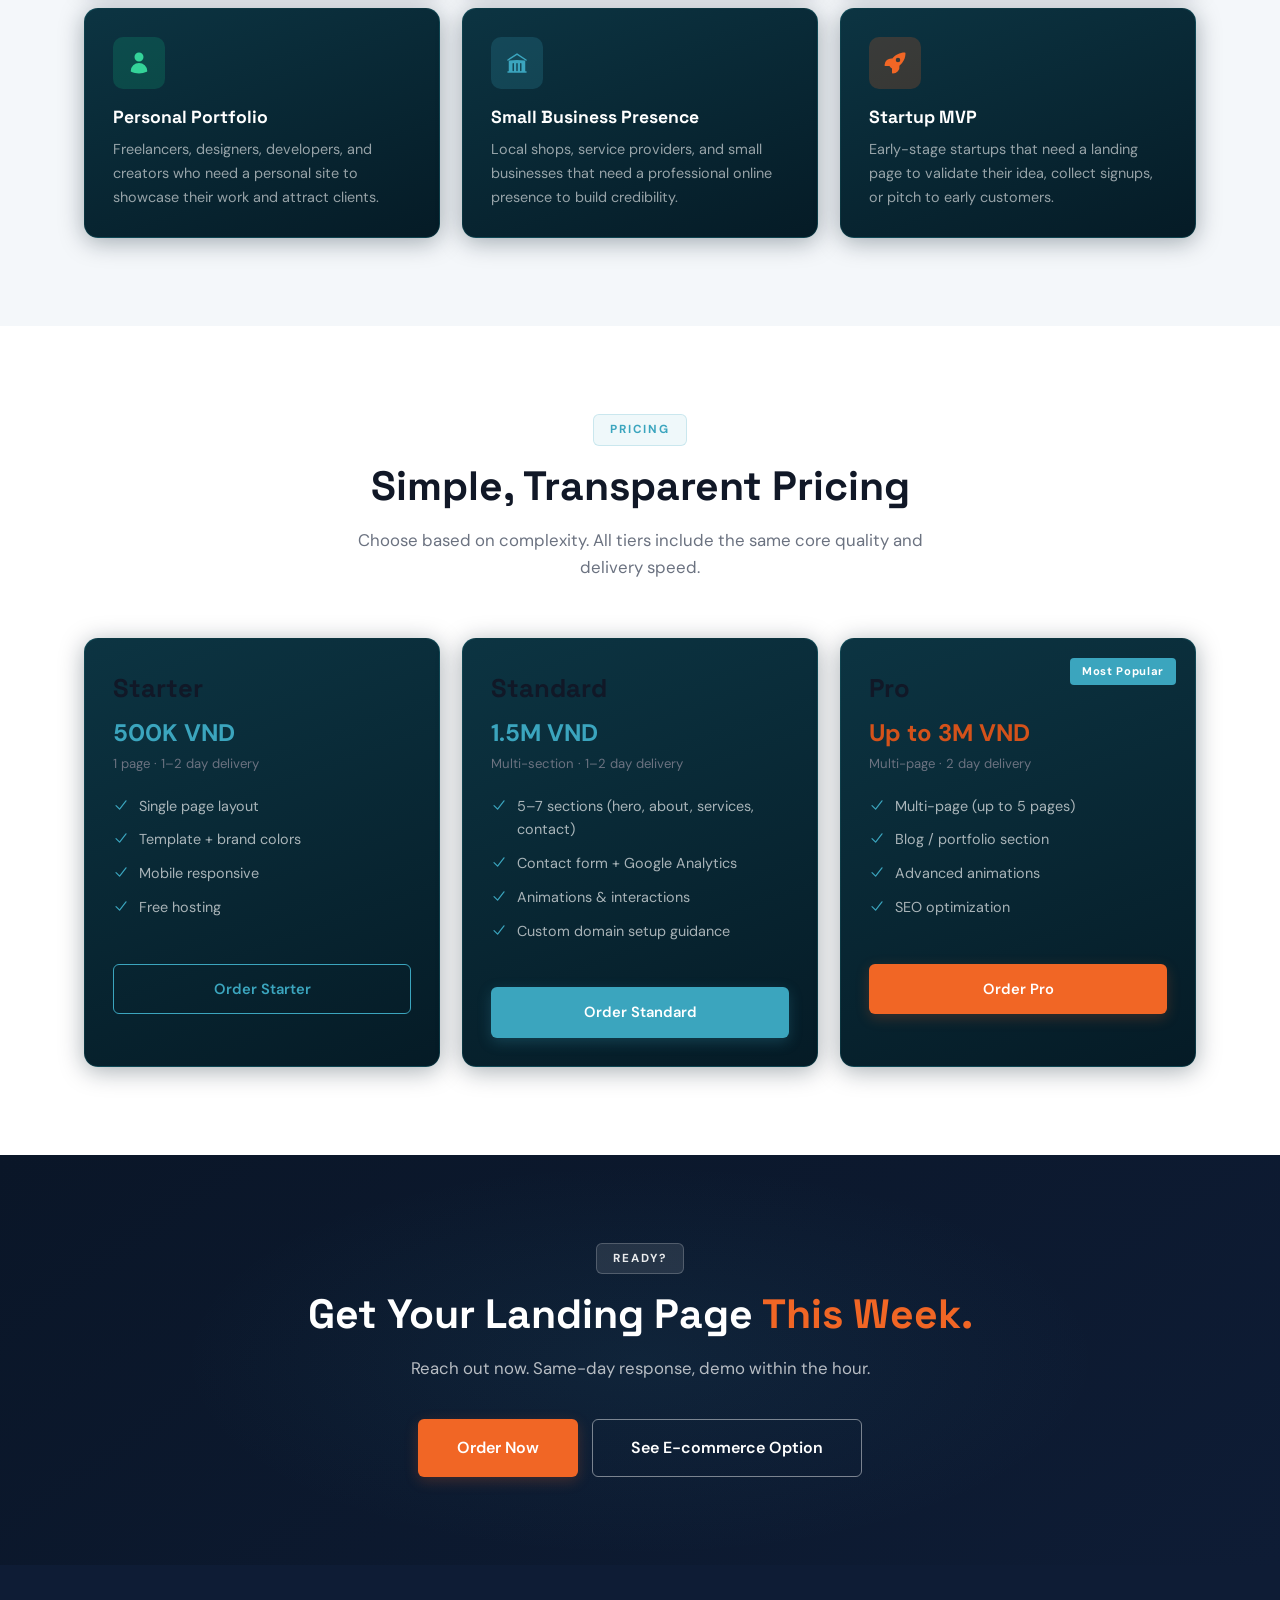
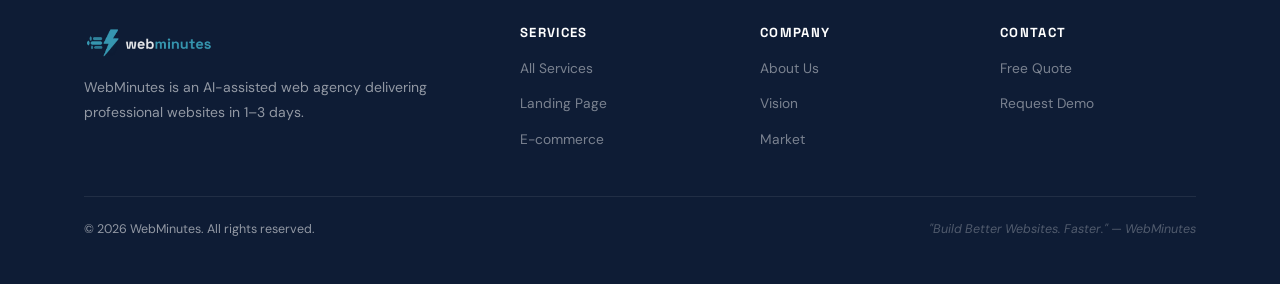
<file: services/landing-page.html>
<!DOCTYPE html>
<html lang="en">
<head>
  <meta charset="UTF-8" />
  <meta name="viewport" content="width=device-width, initial-scale=1.0" />
  <link rel="icon" type="image/x-icon" href="../assets/img/favicon.ico" />
  <link rel="icon" type="image/png" sizes="32x32" href="../assets/img/favicon-32.png" />
  <title>Landing Page Service – WebMinutes</title>
  <meta name="description" content="Professional landing pages and static websites from 500K VND. Delivered in 1–2 days. Perfect for students, clubs, events, and personal branding." />
  <link rel="stylesheet" href="../assets/css/styles.css" />
</head>
<body>

  <nav class="nav">
    <div class="nav-inner">
      <a href="../index.html" class="nav-logo">
        <img src="../assets/img/webminutes-logo.png" alt="WebMinutes" class="nav-logo-img" />
      </a>
      <ul class="nav-menu">
        <li class="nav-item"><a href="../index.html" class="nav-link">Home</a></li>
        <li class="nav-item">
          <a href="../services.html" class="nav-link active" data-dropdown="true">Services <span class="chevron">▾</span></a>
          <div class="dropdown">
            <a href="../services.html">All Services</a>
            <a href="landing-page.html">Landing Page</a>
            <a href="ecommerce.html">E-commerce</a>
          </div>
        </li>
        <li class="nav-item">
          <a href="../about.html" class="nav-link" data-dropdown="true">About <span class="chevron">▾</span></a>
          <div class="dropdown">
            <a href="../about.html">Company Overview</a>
            <a href="../about/vision.html">Vision &amp; Strategy</a>
          </div>
        </li>
        <li class="nav-item"><a href="../market.html" class="nav-link">Market</a></li>
        <li class="nav-item"><a href="../contact.html" class="nav-link nav-cta">Get a Quote</a></li>
      </ul>
      <div class="nav-toggle"><span></span><span></span><span></span></div>
    </div>
  </nav>

  <section class="page-hero">
    <div class="container page-hero-inner">
      <div class="breadcrumb">
        <a href="../index.html">Home</a><span>/</span>
        <a href="../services.html">Services</a><span>/</span>
        <span class="current">Landing Page</span>
      </div>
      <div class="eyebrow">Service 01</div>
      <h1>Landing Page &amp; Static Website</h1>
      <p>From 500K VND. Delivered in 1–2 days. The fastest way to get your idea, event, or brand online professionally.</p>
    </div>
  </section>

  <!-- OVERVIEW -->
  <section class="section">
    <div class="container">
      <div class="two-col">
        <div class="two-col-content reveal">
          <div class="eyebrow">What You Get</div>
          <h2>A Professional Website Without the Wait</h2>
          <p>A landing page is often all you need — and when done well, it's powerful. We build clean, fast, responsive static websites that look professional, load instantly, and work on every device.</p>
          <p>Using our template library and AI-assisted customization, we can go from brief to live website in under 48 hours.</p>
          <div style="margin:24px 0;padding:20px;background:var(--bg-alt);border-radius:var(--radius);border-left:4px solid var(--primary);">
            <div style="display:flex;justify-content:space-between;align-items:center;flex-wrap:wrap;gap:12px;">
              <div>
                <div style="font-size:.78rem;font-weight:700;text-transform:uppercase;letter-spacing:.08em;color:var(--text-light);">Price Range</div>
                <div style="font-family:'Space Grotesk',sans-serif;font-size:1.6rem;font-weight:800;color:var(--dark);">500K – 3M VND</div>
              </div>
              <div>
                <div style="font-size:.78rem;font-weight:700;text-transform:uppercase;letter-spacing:.08em;color:var(--text-light);">Delivery</div>
                <div style="font-family:'Space Grotesk',sans-serif;font-size:1.6rem;font-weight:800;color:var(--primary);">1–2 Days</div>
              </div>
              <div>
                <div style="font-size:.78rem;font-weight:700;text-transform:uppercase;letter-spacing:.08em;color:var(--text-light);">Hosting</div>
                <div style="font-family:'Space Grotesk',sans-serif;font-size:1.6rem;font-weight:800;color:var(--accent);">Free</div>
              </div>
            </div>
          </div>
          <a href="../contact.html" class="btn btn-accent btn-lg">Order Now — Same Day Response</a>
        </div>
        <div class="reveal delay-1">
          <div style="background:var(--navy);border-radius:var(--radius-xl);padding:32px;">
            <div style="font-size:.78rem;font-weight:700;letter-spacing:.1em;text-transform:uppercase;color:rgba(255,255,255,.45);margin-bottom:20px;">What's Included</div>
            <div style="display:flex;flex-direction:column;gap:12px;">
              <div style="display:flex;align-items:center;gap:12px;padding:12px;background:rgba(255,255,255,.06);border-radius:10px;border:1px solid rgba(255,255,255,.07);">
                <div style="width:32px;height:32px;background:rgba(46,196,204,.2);border-radius:8px;display:flex;align-items:center;justify-content:center;flex-shrink:0;">
                  <svg xmlns="http://www.w3.org/2000/svg" viewBox="0 0 20 20" fill="var(--primary-light)" width="16" height="16"><path fill-rule="evenodd" d="M16.704 4.153a.75.75 0 01.143 1.052l-8 10.5a.75.75 0 01-1.127.075l-4.5-4.5a.75.75 0 011.06-1.06l3.894 3.893 7.48-9.817a.75.75 0 011.05-.143z" clip-rule="evenodd"/></svg>
                </div>
                <span style="color:rgba(255,255,255,.85);font-size:.9rem;">Fully responsive design (mobile + desktop)</span>
              </div>
              <div style="display:flex;align-items:center;gap:12px;padding:12px;background:rgba(255,255,255,.06);border-radius:10px;border:1px solid rgba(255,255,255,.07);">
                <div style="width:32px;height:32px;background:rgba(46,196,204,.2);border-radius:8px;display:flex;align-items:center;justify-content:center;flex-shrink:0;">
                  <svg xmlns="http://www.w3.org/2000/svg" viewBox="0 0 20 20" fill="var(--primary-light)" width="16" height="16"><path fill-rule="evenodd" d="M16.704 4.153a.75.75 0 01.143 1.052l-8 10.5a.75.75 0 01-1.127.075l-4.5-4.5a.75.75 0 011.06-1.06l3.894 3.893 7.48-9.817a.75.75 0 011.05-.143z" clip-rule="evenodd"/></svg>
                </div>
                <span style="color:rgba(255,255,255,.85);font-size:.9rem;">Your brand colors, fonts &amp; logo</span>
              </div>
              <div style="display:flex;align-items:center;gap:12px;padding:12px;background:rgba(255,255,255,.06);border-radius:10px;border:1px solid rgba(255,255,255,.07);">
                <div style="width:32px;height:32px;background:rgba(46,196,204,.2);border-radius:8px;display:flex;align-items:center;justify-content:center;flex-shrink:0;">
                  <svg xmlns="http://www.w3.org/2000/svg" viewBox="0 0 20 20" fill="var(--primary-light)" width="16" height="16"><path fill-rule="evenodd" d="M16.704 4.153a.75.75 0 01.143 1.052l-8 10.5a.75.75 0 01-1.127.075l-4.5-4.5a.75.75 0 011.06-1.06l3.894 3.893 7.48-9.817a.75.75 0 011.05-.143z" clip-rule="evenodd"/></svg>
                </div>
                <span style="color:rgba(255,255,255,.85);font-size:.9rem;">Contact form integration</span>
              </div>
              <div style="display:flex;align-items:center;gap:12px;padding:12px;background:rgba(255,255,255,.06);border-radius:10px;border:1px solid rgba(255,255,255,.07);">
                <div style="width:32px;height:32px;background:rgba(46,196,204,.2);border-radius:8px;display:flex;align-items:center;justify-content:center;flex-shrink:0;">
                  <svg xmlns="http://www.w3.org/2000/svg" viewBox="0 0 20 20" fill="var(--primary-light)" width="16" height="16"><path fill-rule="evenodd" d="M16.704 4.153a.75.75 0 01.143 1.052l-8 10.5a.75.75 0 01-1.127.075l-4.5-4.5a.75.75 0 011.06-1.06l3.894 3.893 7.48-9.817a.75.75 0 011.05-.143z" clip-rule="evenodd"/></svg>
                </div>
                <span style="color:rgba(255,255,255,.85);font-size:.9rem;">Free GitHub Pages / Vercel hosting setup</span>
              </div>
              <div style="display:flex;align-items:center;gap:12px;padding:12px;background:rgba(255,255,255,.06);border-radius:10px;border:1px solid rgba(255,255,255,.07);">
                <div style="width:32px;height:32px;background:rgba(46,196,204,.2);border-radius:8px;display:flex;align-items:center;justify-content:center;flex-shrink:0;">
                  <svg xmlns="http://www.w3.org/2000/svg" viewBox="0 0 20 20" fill="var(--primary-light)" width="16" height="16"><path fill-rule="evenodd" d="M16.704 4.153a.75.75 0 01.143 1.052l-8 10.5a.75.75 0 01-1.127.075l-4.5-4.5a.75.75 0 011.06-1.06l3.894 3.893 7.48-9.817a.75.75 0 011.05-.143z" clip-rule="evenodd"/></svg>
                </div>
                <span style="color:rgba(255,255,255,.85);font-size:.9rem;">Google Analytics &amp; SEO basics</span>
              </div>
              <div style="display:flex;align-items:center;gap:12px;padding:12px;background:rgba(249,115,22,.1);border-radius:10px;border:1px solid rgba(249,115,22,.2);">
                <div style="width:32px;height:32px;background:rgba(249,115,22,.2);border-radius:8px;display:flex;align-items:center;justify-content:center;flex-shrink:0;">
                  <svg xmlns="http://www.w3.org/2000/svg" viewBox="0 0 20 20" fill="var(--accent)" width="16" height="16"><path fill-rule="evenodd" d="M16.704 4.153a.75.75 0 01.143 1.052l-8 10.5a.75.75 0 01-1.127.075l-4.5-4.5a.75.75 0 011.06-1.06l3.894 3.893 7.48-9.817a.75.75 0 011.05-.143z" clip-rule="evenodd"/></svg>
                </div>
                <span style="color:var(--accent);font-size:.9rem;font-weight:600;">Full ownership — all files handed over</span>
              </div>
            </div>
          </div>
        </div>
      </div>
    </div>
  </section>

  <!-- USE CASES -->
  <section class="section section-alt">
    <div class="container">
      <div class="section-header reveal">
        <div class="eyebrow">Use Cases</div>
        <h2>Who Orders This Service</h2>
      </div>
      <div class="card-grid card-grid-3 reveal">
        <div class="card">
          <div class="card-icon blue"><svg xmlns="http://www.w3.org/2000/svg" viewBox="0 0 24 24" fill="currentColor"><path d="M11.7 2.805a.75.75 0 01.6 0A60.65 60.65 0 0122.83 8.72a.75.75 0 01-.231 1.337 49.949 49.949 0 00-9.902 3.912l-.003.002-.34.18a.75.75 0 01-.707 0A50.009 50.009 0 007.5 12.174v-.224c0-.131.067-.248.172-.311a54.614 54.614 0 014.653-2.52.75.75 0 00-.65-1.352 56.129 56.129 0 00-4.78 2.589 1.858 1.858 0 00-.859 1.228 49.803 49.803 0 00-4.634-1.527.75.75 0 01-.231-1.337A60.653 60.653 0 0111.7 2.805z"/></svg></div>
          <h3>Competition Entries</h3>
          <p>ABS, SAGE, debate, or entrepreneurship competitions that require a professional website as part of the submission.</p>
        </div>
        <div class="card">
          <div class="card-icon orange"><svg xmlns="http://www.w3.org/2000/svg" viewBox="0 0 24 24" fill="currentColor"><path fill-rule="evenodd" d="M8.25 6.75a3.75 3.75 0 117.5 0 3.75 3.75 0 01-7.5 0zM15.75 9.75a3 3 0 116 0 3 3 0 01-6 0zM2.25 9.75a3 3 0 116 0 3 3 0 01-6 0zM6.31 15.117A6.745 6.745 0 0112 12a6.745 6.745 0 016.709 7.498.75.75 0 01-.372.568A12.696 12.696 0 0112 21.75c-2.305 0-4.47-.612-6.337-1.684a.75.75 0 01-.372-.568 6.787 6.787 0 011.019-4.38z" clip-rule="evenodd"/></svg></div>
          <h3>School Clubs &amp; Groups</h3>
          <p>Student organizations, clubs, and communities that need a home page to recruit members and share activities.</p>
        </div>
        <div class="card">
          <div class="card-icon teal"><svg xmlns="http://www.w3.org/2000/svg" viewBox="0 0 24 24" fill="currentColor"><path d="M12.75 12.75a.75.75 0 11-1.5 0 .75.75 0 011.5 0zM7.5 15.75a.75.75 0 100-1.5.75.75 0 000 1.5zM8.25 17.25a.75.75 0 11-1.5 0 .75.75 0 011.5 0zM9.75 15.75a.75.75 0 100-1.5.75.75 0 000 1.5zM10.5 17.25a.75.75 0 11-1.5 0 .75.75 0 011.5 0zM12 15.75a.75.75 0 100-1.5.75.75 0 000 1.5zM12.75 17.25a.75.75 0 11-1.5 0 .75.75 0 011.5 0zM14.25 15.75a.75.75 0 100-1.5.75.75 0 000 1.5zM15 17.25a.75.75 0 11-1.5 0 .75.75 0 011.5 0zM16.5 15.75a.75.75 0 100-1.5.75.75 0 000 1.5zM15 12.75a.75.75 0 11-1.5 0 .75.75 0 011.5 0zM16.5 13.5a.75.75 0 100-1.5.75.75 0 000 1.5z"/><path fill-rule="evenodd" d="M6.75 2.25A.75.75 0 017.5 3v1.5h9V3A.75.75 0 0118 3v1.5h.75a3 3 0 013 3v11.25a3 3 0 01-3 3H5.25a3 3 0 01-3-3V7.5a3 3 0 013-3H6V3a.75.75 0 01.75-.75zm13.5 9a1.5 1.5 0 00-1.5-1.5H5.25a1.5 1.5 0 00-1.5 1.5v7.5a1.5 1.5 0 001.5 1.5h13.5a1.5 1.5 0 001.5-1.5v-7.5z" clip-rule="evenodd"/></svg></div>
          <h3>Events &amp; Launches</h3>
          <p>Pop-up events, product launches, workshops, and one-time campaigns that need a dedicated landing page quickly.</p>
        </div>
        <div class="card">
          <div class="card-icon green"><svg xmlns="http://www.w3.org/2000/svg" viewBox="0 0 24 24" fill="currentColor"><path fill-rule="evenodd" d="M7.5 6a4.5 4.5 0 119 0 4.5 4.5 0 01-9 0zM3.751 20.105a8.25 8.25 0 0116.498 0 .75.75 0 01-.437.695A18.683 18.683 0 0112 22.5c-2.786 0-5.433-.608-7.812-1.7a.75.75 0 01-.437-.695z" clip-rule="evenodd"/></svg></div>
          <h3>Personal Portfolio</h3>
          <p>Freelancers, designers, developers, and creators who need a personal site to showcase their work and attract clients.</p>
        </div>
        <div class="card">
          <div class="card-icon blue"><svg xmlns="http://www.w3.org/2000/svg" viewBox="0 0 24 24" fill="currentColor"><path d="M11.584 2.376a.75.75 0 01.832 0l9 6a.75.75 0 11-.832 1.248L12 3.901 3.416 9.624a.75.75 0 01-.832-1.248l9-6z"/><path fill-rule="evenodd" d="M20.25 10.332v9.918H21a.75.75 0 010 1.5H3a.75.75 0 010-1.5h.75v-9.918a.75.75 0 01.634-.74A49.109 49.109 0 0112 9c2.59 0 5.134.202 7.616.592a.75.75 0 01.634.74zm-7.5 2.418a.75.75 0 00-1.5 0v6.75a.75.75 0 001.5 0v-6.75zm3-.75a.75.75 0 01.75.75v6.75a.75.75 0 01-1.5 0v-6.75a.75.75 0 01.75-.75zM9 12.75a.75.75 0 00-1.5 0v6.75a.75.75 0 001.5 0v-6.75z" clip-rule="evenodd"/></svg></div>
          <h3>Small Business Presence</h3>
          <p>Local shops, service providers, and small businesses that need a professional online presence to build credibility.</p>
        </div>
        <div class="card">
          <div class="card-icon orange"><svg xmlns="http://www.w3.org/2000/svg" viewBox="0 0 24 24" fill="currentColor"><path fill-rule="evenodd" d="M9.315 7.584C12.195 3.883 16.695 1.5 21.75 1.5a.75.75 0 01.75.75c0 5.056-2.383 9.555-6.084 12.436A6.75 6.75 0 019.75 22.5a.75.75 0 01-.75-.75v-4.131A15.838 15.838 0 016.382 15H2.25a.75.75 0 01-.75-.75 6.75 6.75 0 017.815-6.666zM15 6.75a2.25 2.25 0 100 4.5 2.25 2.25 0 000-4.5z" clip-rule="evenodd"/></svg></div>
          <h3>Startup MVP</h3>
          <p>Early-stage startups that need a landing page to validate their idea, collect signups, or pitch to early customers.</p>
        </div>
      </div>
    </div>
  </section>

  <!-- PRICING TIERS -->
  <section class="section">
    <div class="container">
      <div class="section-header reveal">
        <div class="eyebrow">Pricing</div>
        <h2>Simple, Transparent Pricing</h2>
        <p>Choose based on complexity. All tiers include the same core quality and delivery speed.</p>
      </div>
      <div class="card-grid card-grid-3 reveal">
        <div class="card">
          <div style="font-family:'Space Grotesk',sans-serif;font-size:1.6rem;font-weight:800;color:var(--dark);margin-bottom:4px;">Starter</div>
          <div style="font-size:1.5rem;font-weight:700;color:var(--primary);">500K VND</div>
          <div style="font-size:.82rem;color:var(--text-light);margin-bottom:20px;">1 page · 1–2 day delivery</div>
          <div class="service-features">
            <div class="service-feature"><svg xmlns="http://www.w3.org/2000/svg" viewBox="0 0 20 20" fill="currentColor"><path fill-rule="evenodd" d="M16.704 4.153a.75.75 0 01.143 1.052l-8 10.5a.75.75 0 01-1.127.075l-4.5-4.5a.75.75 0 011.06-1.06l3.894 3.893 7.48-9.817a.75.75 0 011.05-.143z" clip-rule="evenodd"/></svg>Single page layout</div>
            <div class="service-feature"><svg xmlns="http://www.w3.org/2000/svg" viewBox="0 0 20 20" fill="currentColor"><path fill-rule="evenodd" d="M16.704 4.153a.75.75 0 01.143 1.052l-8 10.5a.75.75 0 01-1.127.075l-4.5-4.5a.75.75 0 011.06-1.06l3.894 3.893 7.48-9.817a.75.75 0 011.05-.143z" clip-rule="evenodd"/></svg>Template + brand colors</div>
            <div class="service-feature"><svg xmlns="http://www.w3.org/2000/svg" viewBox="0 0 20 20" fill="currentColor"><path fill-rule="evenodd" d="M16.704 4.153a.75.75 0 01.143 1.052l-8 10.5a.75.75 0 01-1.127.075l-4.5-4.5a.75.75 0 011.06-1.06l3.894 3.893 7.48-9.817a.75.75 0 011.05-.143z" clip-rule="evenodd"/></svg>Mobile responsive</div>
            <div class="service-feature"><svg xmlns="http://www.w3.org/2000/svg" viewBox="0 0 20 20" fill="currentColor"><path fill-rule="evenodd" d="M16.704 4.153a.75.75 0 01.143 1.052l-8 10.5a.75.75 0 01-1.127.075l-4.5-4.5a.75.75 0 011.06-1.06l3.894 3.893 7.48-9.817a.75.75 0 011.05-.143z" clip-rule="evenodd"/></svg>Free hosting</div>
          </div>
          <a href="../contact.html" class="btn btn-outline" style="margin-top:20px;width:100%;justify-content:center;">Order Starter</a>
        </div>
        <div class="card featured">
          <div class="featured-badge">Most Popular</div>
          <div style="font-family:'Space Grotesk',sans-serif;font-size:1.6rem;font-weight:800;color:var(--dark);margin-bottom:4px;">Standard</div>
          <div style="font-size:1.5rem;font-weight:700;color:var(--primary);">1.5M VND</div>
          <div style="font-size:.82rem;color:var(--text-light);margin-bottom:20px;">Multi-section · 1–2 day delivery</div>
          <div class="service-features">
            <div class="service-feature"><svg xmlns="http://www.w3.org/2000/svg" viewBox="0 0 20 20" fill="currentColor"><path fill-rule="evenodd" d="M16.704 4.153a.75.75 0 01.143 1.052l-8 10.5a.75.75 0 01-1.127.075l-4.5-4.5a.75.75 0 011.06-1.06l3.894 3.893 7.48-9.817a.75.75 0 011.05-.143z" clip-rule="evenodd"/></svg>5–7 sections (hero, about, services, contact)</div>
            <div class="service-feature"><svg xmlns="http://www.w3.org/2000/svg" viewBox="0 0 20 20" fill="currentColor"><path fill-rule="evenodd" d="M16.704 4.153a.75.75 0 01.143 1.052l-8 10.5a.75.75 0 01-1.127.075l-4.5-4.5a.75.75 0 011.06-1.06l3.894 3.893 7.48-9.817a.75.75 0 011.05-.143z" clip-rule="evenodd"/></svg>Contact form + Google Analytics</div>
            <div class="service-feature"><svg xmlns="http://www.w3.org/2000/svg" viewBox="0 0 20 20" fill="currentColor"><path fill-rule="evenodd" d="M16.704 4.153a.75.75 0 01.143 1.052l-8 10.5a.75.75 0 01-1.127.075l-4.5-4.5a.75.75 0 011.06-1.06l3.894 3.893 7.48-9.817a.75.75 0 011.05-.143z" clip-rule="evenodd"/></svg>Animations &amp; interactions</div>
            <div class="service-feature"><svg xmlns="http://www.w3.org/2000/svg" viewBox="0 0 20 20" fill="currentColor"><path fill-rule="evenodd" d="M16.704 4.153a.75.75 0 01.143 1.052l-8 10.5a.75.75 0 01-1.127.075l-4.5-4.5a.75.75 0 011.06-1.06l3.894 3.893 7.48-9.817a.75.75 0 011.05-.143z" clip-rule="evenodd"/></svg>Custom domain setup guidance</div>
          </div>
          <a href="../contact.html" class="btn btn-primary" style="margin-top:20px;width:100%;justify-content:center;">Order Standard</a>
        </div>
        <div class="card">
          <div style="font-family:'Space Grotesk',sans-serif;font-size:1.6rem;font-weight:800;color:var(--dark);margin-bottom:4px;">Pro</div>
          <div style="font-size:1.5rem;font-weight:700;color:var(--accent-dark);">Up to 3M VND</div>
          <div style="font-size:.82rem;color:var(--text-light);margin-bottom:20px;">Multi-page · 2 day delivery</div>
          <div class="service-features">
            <div class="service-feature"><svg xmlns="http://www.w3.org/2000/svg" viewBox="0 0 20 20" fill="currentColor"><path fill-rule="evenodd" d="M16.704 4.153a.75.75 0 01.143 1.052l-8 10.5a.75.75 0 01-1.127.075l-4.5-4.5a.75.75 0 011.06-1.06l3.894 3.893 7.48-9.817a.75.75 0 011.05-.143z" clip-rule="evenodd"/></svg>Multi-page (up to 5 pages)</div>
            <div class="service-feature"><svg xmlns="http://www.w3.org/2000/svg" viewBox="0 0 20 20" fill="currentColor"><path fill-rule="evenodd" d="M16.704 4.153a.75.75 0 01.143 1.052l-8 10.5a.75.75 0 01-1.127.075l-4.5-4.5a.75.75 0 011.06-1.06l3.894 3.893 7.48-9.817a.75.75 0 011.05-.143z" clip-rule="evenodd"/></svg>Blog / portfolio section</div>
            <div class="service-feature"><svg xmlns="http://www.w3.org/2000/svg" viewBox="0 0 20 20" fill="currentColor"><path fill-rule="evenodd" d="M16.704 4.153a.75.75 0 01.143 1.052l-8 10.5a.75.75 0 01-1.127.075l-4.5-4.5a.75.75 0 011.06-1.06l3.894 3.893 7.48-9.817a.75.75 0 011.05-.143z" clip-rule="evenodd"/></svg>Advanced animations</div>
            <div class="service-feature"><svg xmlns="http://www.w3.org/2000/svg" viewBox="0 0 20 20" fill="currentColor"><path fill-rule="evenodd" d="M16.704 4.153a.75.75 0 01.143 1.052l-8 10.5a.75.75 0 01-1.127.075l-4.5-4.5a.75.75 0 011.06-1.06l3.894 3.893 7.48-9.817a.75.75 0 011.05-.143z" clip-rule="evenodd"/></svg>SEO optimization</div>
          </div>
          <a href="../contact.html" class="btn btn-accent" style="margin-top:20px;width:100%;justify-content:center;">Order Pro</a>
        </div>
      </div>
    </div>
  </section>

  <section class="cta-section">
    <div class="container">
      <div class="section-header" style="margin-bottom:36px;">
        <div class="eyebrow eyebrow-white">Ready?</div>
        <h2>Get Your Landing Page <span style="color:var(--accent)">This Week.</span></h2>
        <p>Reach out now. Same-day response, demo within the hour.</p>
      </div>
      <div class="cta-buttons">
        <a href="../contact.html" class="btn btn-accent btn-lg">Order Now</a>
        <a href="ecommerce.html" class="btn btn-outline-white btn-lg">See E-commerce Option</a>
      </div>
    </div>
  </section>

  <footer class="footer">
    <div class="container">
      <div class="footer-grid">
        <div class="footer-brand">
          <img src="../assets/img/webminutes-logo.png" alt="WebMinutes" class="footer-logo-img" />
          <p>WebMinutes is an AI-assisted web agency delivering professional websites in 1–3 days.</p>
        </div>
        <div class="footer-col"><h5>Services</h5><ul><li><a href="../services.html">All Services</a></li><li><a href="landing-page.html">Landing Page</a></li><li><a href="ecommerce.html">E-commerce</a></li></ul></div>
        <div class="footer-col"><h5>Company</h5><ul><li><a href="../about.html">About Us</a></li><li><a href="../about/vision.html">Vision</a></li><li><a href="../market.html">Market</a></li></ul></div>
        <div class="footer-col"><h5>Contact</h5><ul><li><a href="../contact.html">Free Quote</a></li><li><a href="../contact.html">Request Demo</a></li></ul></div>
      </div>
      <div class="footer-bottom">
        <p>&copy; 2026 WebMinutes. All rights reserved.</p>
        <p class="footer-tagline">"Build Better Websites. Faster." — WebMinutes</p>
      </div>
    </div>
  </footer>

  <script src="../assets/js/site-scripts.js"></script>
</body>
</html>
</file>
<file: assets/css/styles.css>
@import url('https://fonts.googleapis.com/css2?family=Space+Grotesk:wght@400;500;600;700&family=DM+Sans:ital,opsz,wght@0,9..40,400;0,9..40,500;0,9..40,600;0,9..40,700;1,9..40,400&display=swap');

:root {
  /* Light backgrounds */
  --bg:       #FFFFFF;
  --bg-alt:   #F4F7FA;
  --bg-card:  #FFFFFF;

  /* Teal primary — netcraft */
  --primary:       #3BA5BE;
  --primary-light: #5BC4D8;
  --primary-dark:  #2A8FAA;

  /* Orange accent */
  --accent:       #F16625;
  --accent-dark:  #D4521A;
  --accent-light: #FCA46A;

  /* Dark anchors — hero, footer, CTA, dark panels */
  --navy:     #0E1C35;
  --navy-mid: #152848;
  --dark:     #111827;
  --teal:     #3BA5BE;

  /* Text */
  --text:       #374151;
  --text-light: #6B7280;
  --white:      #FFFFFF;

  /* Borders */
  --border:      #E5E7EB;
  --border-navy: rgba(255,255,255,.1);

  /* Shadows */
  --shadow:    0 1px 3px rgba(0,0,0,.07), 0 1px 2px rgba(0,0,0,.05);
  --shadow-md: 0 4px 12px rgba(0,0,0,.08), 0 2px 4px rgba(0,0,0,.04);
  --shadow-lg: 0 10px 24px rgba(0,0,0,.09), 0 4px 8px rgba(0,0,0,.05);
  --shadow-xl: 0 20px 44px -8px rgba(59,165,190,.18);

  --radius:    8px;
  --radius-lg: 14px;
  --radius-xl: 20px;
  --transition: all 0.26s cubic-bezier(0.4, 0, 0.2, 1);
}

*, *::before, *::after { margin: 0; padding: 0; box-sizing: border-box; }
html { scroll-behavior: smooth; font-size: 16px; }
body {
  font-family: 'DM Sans', 'Segoe UI', system-ui, sans-serif;
  color: var(--text);
  background: var(--bg);
  line-height: 1.65;
  overflow-x: hidden;
}

h1, h2, h3, h4, h5 { font-family: 'Space Grotesk', 'DM Sans', sans-serif; color: var(--dark); line-height: 1.2; font-weight: 700; }
h1 { font-size: clamp(2.2rem, 5vw, 3.6rem); }
h2 { font-size: clamp(1.7rem, 3.2vw, 2.6rem); }
h3 { font-size: clamp(1.15rem, 2.2vw, 1.6rem); }
h4 { font-size: 1.1rem; font-weight: 600; }
p { margin-bottom: 1rem; }
a { text-decoration: none; color: var(--primary); transition: var(--transition); }
a:hover { color: var(--primary-dark); }
img { max-width: 100%; display: block; }
ul { list-style: none; }

.container { max-width: 1160px; margin: 0 auto; padding: 0 24px; }
.section { padding: 88px 0; }
.section-sm { padding: 56px 0; }
.section-alt { background: var(--bg-alt); }
.section-dark { background: var(--navy); color: var(--white); }
.section-dark h2, .section-dark h3, .section-dark h4 { color: var(--white); }
.section-dark p { color: rgba(255,255,255,.75); }
.text-center { text-align: center; }
.text-primary { color: var(--primary); }
.text-accent { color: var(--accent); }
.text-white { color: var(--white) !important; }
.text-navy { color: var(--navy); }
.mb-0 { margin-bottom: 0 !important; }
.mb-4 { margin-bottom: 1rem; }
.mb-8 { margin-bottom: 2rem; }
.mt-4 { margin-top: 1rem; }
.mt-8 { margin-top: 2rem; }
.font-bold { font-weight: 700; }

/* SECTION HEADER */
.section-header { text-align: center; margin-bottom: 56px; }
.eyebrow {
  display: inline-flex; align-items: center; gap: 8px;
  font-size: .73rem; font-weight: 700; letter-spacing: .16em;
  text-transform: uppercase; color: var(--primary);
  background: rgba(59,165,190,.08); border: 1px solid rgba(59,165,190,.2);
  padding: 5px 16px; border-radius: 6px; margin-bottom: 16px;
}
.eyebrow-accent {
  background: rgba(241,102,37,.08); border-color: rgba(241,102,37,.22);
  color: var(--accent-dark);
}
.eyebrow-white {
  background: rgba(255,255,255,.1); border-color: rgba(255,255,255,.2);
  color: rgba(255,255,255,.9);
}
.section-header h2 { margin-bottom: 16px; }
.section-header p { font-size: 1.05rem; color: var(--text-light); max-width: 580px; margin: 0 auto; }

/* LOGO */
.nav-logo-img { height: 40px; width: auto; display: block; }
.footer-logo-img { height: 36px; width: auto; display: block; margin-bottom: 14px; opacity: .9; }

/* NAV */
.nav {
  position: fixed; top: 0; left: 0; right: 0; z-index: 1000;
  background: rgba(7,21,32,.55);
  backdrop-filter: blur(16px); -webkit-backdrop-filter: blur(16px);
  border-bottom: 1px solid rgba(46,196,204,.1);
  transition: background .35s ease, border-color .35s ease, box-shadow .35s ease;
}
.nav.scrolled {
  background: rgba(7,21,32,.94);
  border-bottom-color: rgba(46,196,204,.18);
  box-shadow: 0 4px 32px rgba(0,0,0,.35);
}
.nav-inner {
  display: flex; align-items: center; justify-content: space-between;
  height: 66px; max-width: 1160px; margin: 0 auto; padding: 0 24px;
}
.nav-logo { display: flex; align-items: center; gap: 10px; }
.nav-menu { display: flex; align-items: center; gap: 2px; }
.nav-item { position: relative; }
.nav-link {
  display: flex; align-items: center; gap: 4px; padding: 7px 13px;
  border-radius: 6px; font-size: .875rem; font-weight: 500;
  color: rgba(255,255,255,.72); transition: var(--transition); white-space: nowrap;
}
.nav-link:hover, .nav-link.active { background: rgba(255,255,255,.07); color: var(--white); }
.nav-link.active { color: var(--primary); }
.nav-link .chevron { font-size: .65rem; transition: var(--transition); }
.nav-item:hover .chevron { transform: rotate(180deg); }
.dropdown {
  position: absolute; top: calc(100% + 8px); left: 0;
  background: #0a1e2e; border: 1px solid rgba(46,196,204,.18);
  border-radius: var(--radius); box-shadow: 0 12px 40px rgba(0,0,0,.5);
  min-width: 195px; opacity: 0; visibility: hidden;
  transform: translateY(-8px); transition: var(--transition); overflow: hidden;
}
.nav-item:hover .dropdown { opacity: 1; visibility: visible; transform: translateY(0); }
.dropdown a {
  display: block; padding: 10px 16px; font-size: .855rem; font-weight: 500;
  color: rgba(255,255,255,.68); border-bottom: 1px solid rgba(255,255,255,.06); transition: var(--transition);
}
.dropdown a:last-child { border-bottom: none; }
.dropdown a:hover { background: rgba(46,196,204,.08); color: var(--primary); padding-left: 22px; }
.nav-cta {
  background: var(--accent); color: var(--white) !important;
  border-radius: 6px; padding: 9px 20px !important;
  font-weight: 600 !important; margin-left: 8px;
}
.nav-cta:hover { background: var(--accent-dark) !important; color: var(--white) !important; transform: translateY(-1px); }
.nav-toggle { display: none; flex-direction: column; gap: 5px; cursor: pointer; padding: 4px; }
.nav-toggle span { display: block; width: 24px; height: 2px; background: rgba(255,255,255,.8); border-radius: 2px; transition: var(--transition); }

/* BUTTONS */
.btn {
  display: inline-flex; align-items: center; gap: 8px;
  padding: 12px 28px; border-radius: 6px;
  font-size: .92rem; font-weight: 600;
  cursor: pointer; border: 1.5px solid transparent;
  transition: var(--transition); white-space: nowrap; font-family: inherit;
}
.btn-primary { background: var(--primary); color: var(--white); box-shadow: 0 4px 14px rgba(59,165,190,.25); }
.btn-primary:hover { background: var(--primary-dark); color: var(--white); transform: translateY(-2px); box-shadow: 0 8px 22px rgba(59,165,190,.35); }
.btn-accent { background: var(--accent); color: var(--white); box-shadow: 0 4px 14px rgba(241,102,37,.22); }
.btn-accent:hover { background: var(--accent-dark); color: var(--white); transform: translateY(-2px); box-shadow: 0 8px 22px rgba(241,102,37,.32); }
.btn-navy { background: var(--navy); color: var(--white); }
.btn-navy:hover { background: var(--navy-mid); color: var(--white); transform: translateY(-2px); }
.btn-outline { background: transparent; color: var(--primary); border-color: var(--primary); }
.btn-outline:hover { background: var(--primary); color: var(--white); transform: translateY(-2px); }
.btn-outline-white { background: transparent; color: var(--white); border-color: rgba(255,255,255,.45); }
.btn-outline-white:hover { background: rgba(255,255,255,.1); color: var(--white); border-color: var(--white); }
.btn-lg { padding: 15px 38px; font-size: 1rem; }
.btn-sm { padding: 8px 18px; font-size: .83rem; }

/* HERO */
.hero {
  min-height: 100dvh; display: flex; flex-direction: column;
  background: #071520;
  position: relative; overflow: hidden; padding-top: 66px;
}
.hero-grid {
  position: absolute; inset: 0; pointer-events: none;
  background-image: linear-gradient(rgba(46,196,204,.025) 1px, transparent 1px),
                    linear-gradient(90deg, rgba(46,196,204,.025) 1px, transparent 1px);
  background-size: 60px 60px;
}
.hero-inner {
  flex: 1; position: relative; z-index: 2;
  display: grid; grid-template-columns: 1fr 1fr;
  gap: 0; align-items: center;
  padding: 64px 0 48px;
}
.hero-content { padding-right: 48px; }
.hero-eyebrow {
  display: inline-flex; align-items: center; gap: 8px;
  background: rgba(241,102,37,.12); border: 1px solid rgba(241,102,37,.28);
  color: var(--accent-light); padding: 7px 18px; border-radius: 6px;
  font-size: .77rem; font-weight: 700; letter-spacing: .12em;
  text-transform: uppercase; margin-bottom: 24px;
}
.hero-eyebrow .pulse-dot { width: 6px; height: 6px; background: var(--accent); border-radius: 50%; animation: pulse 2s infinite; }
.hero h1 { color: var(--white); margin-bottom: 20px; }
.hero h1 span { color: var(--primary); }
.hero-lead { font-size: 1.1rem; color: rgba(255,255,255,.65); margin-bottom: 36px; max-width: 480px; line-height: 1.75; }
.hero-cta { display: flex; gap: 14px; flex-wrap: wrap; margin-bottom: 52px; }
.hero-stats { display: flex; gap: 40px; flex-wrap: wrap; }
.hero-stat .number { font-family: 'Space Grotesk', sans-serif; font-size: 2rem; font-weight: 700; color: var(--primary); line-height: 1; }
.hero-stat .label { font-size: .78rem; color: rgba(255,255,255,.45); text-transform: uppercase; letter-spacing: .08em; margin-top: 4px; }
.hero-visual {
  display: flex; align-items: center; justify-content: flex-end;
  height: 100%; overflow: visible;
}
.hero-bg-img {
  width: 115%; max-width: 820px; height: auto;
  object-fit: contain; display: block;
  transform: translateX(8%);
  -webkit-mask-image: radial-gradient(ellipse 72% 78% at 50% 50%,
    black 0%,
    black 32%,
    rgba(0,0,0,.85) 48%,
    rgba(0,0,0,.4)  62%,
    transparent     76%);
  mask-image: radial-gradient(ellipse 72% 78% at 50% 50%,
    black 0%,
    black 32%,
    rgba(0,0,0,.85) 48%,
    rgba(0,0,0,.4)  62%,
    transparent     76%);
}

/* TICKER BANNER */
.ticker-banner {
  position: relative; z-index: 2;
  border-top: 1px solid rgba(46,196,204,.15);
  padding: 22px 0 0;
}
.ticker-banner-label {
  text-align: center; font-size: .82rem; font-weight: 600;
  color: rgba(255,255,255,.4); letter-spacing: .02em;
  margin-bottom: 16px; padding: 0 24px;
}
.ticker-outer {
  overflow: hidden;
  background: rgba(46,196,204,.04);
  border-top: 1px solid rgba(46,196,204,.1);
  border-bottom: 1px solid rgba(46,196,204,.1);
  -webkit-mask-image: linear-gradient(90deg, transparent, #000 8%, #000 92%, transparent);
  mask-image: linear-gradient(90deg, transparent, #000 8%, #000 92%, transparent);
}
.ticker-track {
  display: flex; align-items: center;
  white-space: nowrap; width: max-content;
  animation: ticker-scroll 40s linear infinite;
  padding: 20px 0;
}
.ticker-track:hover { animation-play-state: paused; }
.ticker-item {
  display: inline-flex; align-items: center; gap: 14px;
  padding: 0 40px; font-size: .8rem; font-weight: 700;
  color: rgba(255,255,255,.55); text-transform: uppercase; letter-spacing: .1em;
}
.ticker-sep {
  width: 5px; height: 5px; background: var(--primary);
  border-radius: 50%; flex-shrink: 0; opacity: .6;
}
@keyframes ticker-scroll {
  from { transform: translateX(0); }
  to { transform: translateX(-50%); }
}

/* PAGE HERO */
.page-hero {
  background: url('../img/background.png') center top / cover no-repeat, linear-gradient(145deg, #0A1628 0%, #0E1C35 100%);
  padding: 116px 0 72px; position: relative; overflow: hidden;
}
.page-hero::before {
  content: ''; position: absolute; inset: 0;
  background: linear-gradient(145deg, rgba(10,22,40,.78) 0%, rgba(14,28,53,.72) 100%);
}
.page-hero-inner { position: relative; z-index: 2; }
.page-hero .eyebrow { background: rgba(255,255,255,.08); border-color: rgba(255,255,255,.18); color: rgba(255,255,255,.85); }
.page-hero h1 { color: var(--white); margin-bottom: 16px; }
.page-hero p { font-size: 1.1rem; color: rgba(255,255,255,.65); max-width: 580px; margin-bottom: 0; }
.breadcrumb { display: flex; align-items: center; gap: 8px; margin-bottom: 20px; font-size: .83rem; }
.breadcrumb a { color: rgba(255,255,255,.45); }
.breadcrumb a:hover { color: var(--primary-light); }
.breadcrumb span { color: rgba(255,255,255,.25); }
.breadcrumb .current { color: rgba(255,255,255,.85); font-weight: 600; }

/* CARDS */
.card {
  background: linear-gradient(160deg, #0C3442 0%, #051B26 100%);
  border: 1px solid rgba(46,196,204,.14);
  border-radius: var(--radius-lg); padding: 28px;
  transition: var(--transition);
  box-shadow: 0 4px 24px rgba(4,24,38,.35);
}
.card:hover { transform: translateY(-4px); box-shadow: 0 8px 36px rgba(4,24,38,.5); border-color: rgba(46,196,204,.32); }
.card-icon { width: 52px; height: 52px; border-radius: 10px; display: flex; align-items: center; justify-content: center; margin-bottom: 18px; }
.card-icon svg { width: 24px; height: 24px; }
.card-icon.blue { background: rgba(59,165,190,.2); color: var(--primary); }
.card-icon.orange { background: rgba(241,102,37,.2); color: var(--accent); }
.card-icon.teal { background: rgba(59,165,190,.2); color: var(--teal); }
.card-icon.green { background: rgba(16,185,129,.2); color: #34D399; }
.card h3 { color: var(--white); margin-bottom: 10px; font-size: 1.1rem; }
.card h4 { color: var(--white); margin-bottom: 8px; }
.card p { color: rgba(255,255,255,.58); font-size: .9rem; margin-bottom: 0; }
.card-grid { display: grid; gap: 22px; }
.card-grid-2 { grid-template-columns: repeat(2, 1fr); }
.card-grid-3 { grid-template-columns: repeat(3, 1fr); }
.card-grid-4 { grid-template-columns: repeat(4, 1fr); }

/* SERVICE CARDS */
.service-card {
  background: linear-gradient(160deg, #0C3442 0%, #051B26 100%);
  border: 1px solid rgba(46,196,204,.14);
  border-radius: var(--radius-xl); padding: 36px 32px;
  position: relative; overflow: hidden; transition: var(--transition);
  display: flex; flex-direction: column;
  box-shadow: 0 4px 24px rgba(4,24,38,.35);
}
.service-card::before {
  content: ''; position: absolute; top: 0; left: 0; right: 0; height: 3px;
  background: linear-gradient(90deg, var(--primary), var(--accent));
  transform: scaleX(0); transform-origin: left; transition: transform .4s ease;
}
.service-card:hover::before { transform: scaleX(1); }
.service-card:hover { transform: translateY(-6px); box-shadow: 0 12px 40px rgba(4,24,38,.5); border-color: rgba(46,196,204,.32); }
.service-card.featured { border-color: rgba(46,196,204,.4); box-shadow: 0 0 0 1px rgba(59,165,190,.2), 0 8px 36px rgba(4,24,38,.5); }
.service-card.featured::before { transform: scaleX(1); }
.service-card h3 { color: var(--white); }
.featured-badge { position: absolute; top: 20px; right: 20px; background: var(--primary); color: white; font-size: .7rem; font-weight: 700; padding: 4px 12px; border-radius: 4px; letter-spacing: .06em; }
.service-num { font-family: 'Space Grotesk', sans-serif; font-size: 3rem; font-weight: 800; color: rgba(255,255,255,.07); line-height: 1; margin-bottom: 12px; }
.service-price { font-family: 'Space Grotesk', sans-serif; font-size: 1.75rem; font-weight: 700; color: var(--primary); margin: 16px 0 8px; }
.service-price-note { font-size: .82rem; color: rgba(255,255,255,.45); margin-bottom: 20px; }
.service-features { display: flex; flex-direction: column; gap: 10px; margin-bottom: 24px; flex: 1; }
.service-feature { display: flex; align-items: flex-start; gap: 10px; font-size: .9rem; color: rgba(255,255,255,.65); }
.service-feature svg { width: 16px; height: 16px; color: var(--primary); flex-shrink: 0; margin-top: 2px; }

/* COMPARISON TABLE */
.compare-wrap { overflow-x: auto; }
.compare-table { width: 100%; border-collapse: collapse; min-width: 560px; }
.compare-table th, .compare-table td { padding: 16px 20px; text-align: left; border-bottom: 1px solid var(--border); font-size: .9rem; }
.compare-table th { background: var(--navy); color: var(--white); font-weight: 700; font-size: .8rem; text-transform: uppercase; letter-spacing: .07em; }
.compare-table th:first-child { border-radius: 10px 0 0 0; }
.compare-table th:last-child { border-radius: 0 10px 0 0; }
.compare-table tr:hover td { background: var(--bg-alt); }
.compare-table .metric-col { font-weight: 600; color: var(--dark); }
.compare-table .us-col { color: var(--primary); font-weight: 600; }
.compare-table .them-col { color: var(--text-light); }
.compare-table .check { color: #10B981; font-weight: 700; }
.compare-table .hl-col { background: rgba(59,165,190,.04) !important; }
.compare-table th.hl-col { background: rgba(59,165,190,.75) !important; }

/* STAT BOXES */
.stats-row { display: grid; grid-template-columns: repeat(4, 1fr); gap: 20px; }
.stat-box { background: linear-gradient(160deg, #0C3442 0%, #051B26 100%); border: 1px solid rgba(46,196,204,.14); border-radius: var(--radius-lg); padding: 28px 20px; text-align: center; transition: var(--transition); box-shadow: 0 4px 24px rgba(4,24,38,.35); }
.stat-box:hover { transform: translateY(-4px); box-shadow: 0 8px 36px rgba(4,24,38,.5); border-color: rgba(46,196,204,.32); }
.stat-box .number { font-family: 'Space Grotesk', sans-serif; font-size: 2.5rem; font-weight: 800; color: var(--primary); line-height: 1; margin-bottom: 6px; }
.stat-box .number.accent { color: var(--accent); }
.stat-box .label { font-size: .83rem; color: rgba(255,255,255,.5); font-weight: 500; }

/* TWO-COL */
.two-col { display: grid; grid-template-columns: 1fr 1fr; gap: 56px; align-items: center; }
.two-col.reverse { direction: rtl; }
.two-col.reverse > * { direction: ltr; }
.two-col-content h2 { margin-bottom: 18px; }
.two-col-content p { color: var(--text-light); margin-bottom: 14px; }

/* CHECKLIST */
.checklist { display: flex; flex-direction: column; gap: 11px; }
.checklist-item { display: flex; align-items: flex-start; gap: 11px; font-size: .92rem; color: rgba(255,255,255,.72); }
.ci-icon { width: 20px; height: 20px; border-radius: 4px; background: rgba(59,165,190,.2); color: var(--primary); display: flex; align-items: center; justify-content: center; flex-shrink: 0; margin-top: 2px; }
.ci-icon svg { width: 10px; height: 10px; }
.ci-icon.accent { background: rgba(241,102,37,.2); color: var(--accent); }

/* PROCESS STEPS */
.process-grid { display: grid; grid-template-columns: repeat(4, 1fr); gap: 0; position: relative; }
.process-grid::before { content: ''; position: absolute; top: 28px; left: 12.5%; right: 12.5%; height: 2px; background: linear-gradient(90deg, var(--primary), var(--accent)); z-index: 0; }
.process-step { text-align: center; position: relative; z-index: 1; padding: 0 16px; }
.step-num { width: 56px; height: 56px; border-radius: 50%; background: var(--primary); color: white; font-family: 'Space Grotesk', sans-serif; font-size: 1.15rem; font-weight: 700; display: flex; align-items: center; justify-content: center; margin: 0 auto 20px; border: 3px solid var(--white); box-shadow: 0 0 0 2px var(--primary), var(--shadow); }
.step-num.accent { background: var(--accent); box-shadow: 0 0 0 2px var(--accent), var(--shadow); }
.process-step h4 { margin-bottom: 8px; font-size: 1rem; }
.process-step p { font-size: .855rem; color: var(--text-light); margin: 0; }

/* REVENUE CARDS */
.revenue-timeline { display: flex; flex-direction: column; gap: 16px; }
.revenue-item { display: grid; grid-template-columns: 80px 1fr auto; gap: 20px; align-items: center; background: var(--white); border: 1px solid var(--border); border-radius: var(--radius); padding: 18px 24px; transition: var(--transition); box-shadow: var(--shadow); }
.revenue-item:hover { box-shadow: var(--shadow-md); border-color: rgba(59,165,190,.2); }
.revenue-month { font-family: 'Space Grotesk', sans-serif; font-size: .8rem; font-weight: 700; color: var(--text-light); text-transform: uppercase; letter-spacing: .06em; }
.revenue-bar-wrap { height: 8px; background: var(--bg-alt); border-radius: 100px; overflow: hidden; }
.revenue-bar { height: 100%; background: linear-gradient(90deg, var(--primary), var(--accent)); border-radius: 100px; transition: width 1s cubic-bezier(0.4, 0, 0.2, 1); }
.revenue-amount { font-family: 'Space Grotesk', sans-serif; font-size: 1rem; font-weight: 700; color: var(--navy); white-space: nowrap; min-width: 90px; text-align: right; }

/* CTA SECTION */
.cta-section {
  background: linear-gradient(145deg, #0A1628 0%, #0E1C35 100%);
  padding: 88px 0; text-align: center; position: relative; overflow: hidden;
}
.cta-section::before { content: ''; position: absolute; inset: 0; background: radial-gradient(ellipse 60% 80% at 50% 50%, rgba(59,165,190,.08) 0%, transparent 60%); }
.cta-section > .container { position: relative; z-index: 2; }
.cta-section h2 { color: var(--white); margin-bottom: 16px; }
.cta-section p { color: rgba(255,255,255,.7); font-size: 1.05rem; max-width: 520px; margin: 0 auto 36px; }
.cta-buttons { display: flex; gap: 14px; justify-content: center; flex-wrap: wrap; }

/* FOOTER */
.footer { background: var(--navy); color: rgba(255,255,255,.55); padding: 60px 0 28px; }
.footer-grid { display: grid; grid-template-columns: 2fr 1fr 1fr 1fr; gap: 44px; margin-bottom: 44px; }
.footer-brand p { font-size: .875rem; line-height: 1.75; margin-top: 4px; }
.footer-col h5 { color: var(--white); font-size: .82rem; font-weight: 700; text-transform: uppercase; letter-spacing: .1em; margin-bottom: 14px; }
.footer-col ul { display: flex; flex-direction: column; gap: 9px; }
.footer-col a { font-size: .86rem; color: rgba(255,255,255,.45); transition: var(--transition); }
.footer-col a:hover { color: var(--primary-light); }
.footer-bottom { border-top: 1px solid rgba(255,255,255,.08); padding-top: 22px; display: flex; justify-content: space-between; align-items: center; flex-wrap: wrap; gap: 10px; }
.footer-bottom p { font-size: .78rem; }
.footer-tagline { font-size: .78rem; color: rgba(255,255,255,.28); font-style: italic; }

/* TECH STACK */
.tech-grid { display: grid; grid-template-columns: repeat(3, 1fr); gap: 20px; }
.tech-group { background: var(--white); border: 1px solid var(--border); border-radius: var(--radius-lg); padding: 24px; box-shadow: var(--shadow); }
.tech-group h4 { font-size: .85rem; font-weight: 700; text-transform: uppercase; letter-spacing: .1em; color: var(--text-light); margin-bottom: 14px; }
.tech-tags { display: flex; flex-wrap: wrap; gap: 8px; }
.tech-tag { background: rgba(59,165,190,.08); border: 1px solid rgba(59,165,190,.18); color: var(--primary); font-size: .8rem; font-weight: 600; padding: 4px 12px; border-radius: 4px; }

/* NOTICE / INFO */
.info-box { background: rgba(59,165,190,.06); border: 1px solid rgba(59,165,190,.18); border-left: 3px solid var(--primary); border-radius: var(--radius); padding: 20px 24px; margin-bottom: 24px; }
.info-box h4 { color: var(--primary); margin-bottom: 6px; }
.info-box p { font-size: .9rem; color: var(--text); margin-bottom: 0; }

/* CONTACT FORM */
.contact-grid { display: grid; grid-template-columns: 1fr 1.3fr; gap: 56px; align-items: start; }
.contact-detail { display: flex; align-items: flex-start; gap: 14px; padding: 16px; background: var(--bg-alt); border-radius: var(--radius); font-size: .88rem; margin-bottom: 12px; }
.contact-detail .cd-icon { width: 36px; height: 36px; border-radius: 8px; background: rgba(59,165,190,.1); color: var(--primary); display: flex; align-items: center; justify-content: center; flex-shrink: 0; }
.contact-detail .cd-icon svg { width: 18px; height: 18px; }
.contact-detail .cd-label { font-size: .75rem; font-weight: 700; text-transform: uppercase; letter-spacing: .08em; color: var(--text-light); margin-bottom: 2px; }
.contact-detail .cd-value { color: var(--dark); font-weight: 500; }
.contact-form-wrap { background: var(--white); border: 1px solid var(--border); border-radius: var(--radius-xl); padding: 40px 36px; box-shadow: var(--shadow-lg); }
.form-group { margin-bottom: 18px; }
.form-group label { display: block; font-size: .85rem; font-weight: 600; color: var(--dark); margin-bottom: 7px; }
.form-group input, .form-group select, .form-group textarea {
  width: 100%; padding: 12px 16px;
  border: 1px solid var(--border); border-radius: var(--radius);
  font-size: .9rem; font-family: inherit; color: var(--dark);
  background: var(--white); transition: var(--transition); outline: none;
}
.form-group input:focus, .form-group select:focus, .form-group textarea:focus { border-color: var(--primary); box-shadow: 0 0 0 3px rgba(59,165,190,.1); }
.form-group textarea { resize: vertical; min-height: 110px; }
.form-row { display: grid; grid-template-columns: 1fr 1fr; gap: 14px; }

/* STRATEGY GRID */
.strategy-grid { display: grid; grid-template-columns: 1fr 1fr; gap: 24px; }
.strategy-col { border-radius: var(--radius-lg); padding: 28px; }
.strategy-col.no { background: rgba(239,68,68,.05); border: 1px solid rgba(239,68,68,.15); }
.strategy-col.yes { background: rgba(59,165,190,.05); border: 1px solid rgba(59,165,190,.15); }
.strategy-col h4 { font-size: 1rem; margin-bottom: 16px; display: flex; align-items: center; gap: 8px; }
.strategy-col h4.no-title { color: #DC2626; }
.strategy-col h4.yes-title { color: var(--primary); }
.strategy-item { display: flex; align-items: flex-start; gap: 10px; padding: 10px 0; border-bottom: 1px solid rgba(0,0,0,.05); font-size: .9rem; color: var(--text); }
.strategy-item:last-child { border-bottom: none; }
.strategy-item svg { width: 16px; height: 16px; flex-shrink: 0; margin-top: 2px; }

/* ANIMATIONS */
@keyframes pulse { 0%,100% { opacity:1; transform:scale(1); } 50% { opacity:.6; transform:scale(.85); } }
@keyframes fade-up { from { opacity:0; transform:translateY(24px); } to { opacity:1; transform:translateY(0); } }
@keyframes fade-in { from { opacity:0; } to { opacity:1; } }

.animate-fade-up { animation: fade-up .6s ease forwards; opacity: 0; }
.delay-1 { animation-delay: .15s; }
.delay-2 { animation-delay: .3s; }
.delay-3 { animation-delay: .45s; }
.delay-4 { animation-delay: .6s; }
.reveal { opacity:0; transform:translateY(28px); transition:opacity .6s ease, transform .6s ease; }
.reveal.visible { opacity:1; transform:translateY(0); }

/* RESPONSIVE */
@media (max-width:1024px) {
  .hero-inner { grid-template-columns: 1fr; align-items: start; padding: 52px 0 36px; }
  .hero-visual { display: none; }
  .hero-content { padding-right: 0; max-width: 680px; }
  .ticker-banner { padding: 16px 0 0; }
  .card-grid-4, .stats-row { grid-template-columns: repeat(2, 1fr); }
  .footer-grid { grid-template-columns: 1fr 1fr; }
  .process-grid { grid-template-columns: repeat(2, 1fr); gap: 32px; }
  .process-grid::before { display: none; }
  .tech-grid { grid-template-columns: 1fr 1fr; }
}
@media (max-width:768px) {
  .nav-menu { display:none; position:fixed; top:66px; left:0; right:0; background:rgba(7,21,32,.97); backdrop-filter:blur(20px); -webkit-backdrop-filter:blur(20px); border-bottom:1px solid rgba(46,196,204,.15); flex-direction:column; padding:14px; gap:4px; box-shadow:0 12px 40px rgba(0,0,0,.5); }
  .nav-menu.open { display:flex; }
  .nav-toggle { display:flex; }
  .nav-cta { margin-left: 0; }
  .dropdown { position:static; opacity:1; visibility:visible; transform:none; box-shadow:none; border:none; background:rgba(255,255,255,.04); border-radius:var(--radius); margin-top:4px; display:none; }
  .nav-item.open .dropdown { display:block; }
  .section { padding: 64px 0; }
  .section-sm { padding: 40px 0; }
  .section-header { margin-bottom: 36px; }
  .section-header p { font-size: 1rem; }
  .page-hero { padding: 88px 0 52px; }
  .hero-inner { padding: 32px 0 24px; }
  .hero-eyebrow { font-size: .7rem; padding: 6px 14px; }
  .hero-lead { font-size: 1rem; max-width: 100%; margin-bottom: 24px; }
  .hero-cta { flex-direction: column; gap: 10px; margin-bottom: 28px; }
  .hero-cta .btn { width: 100%; justify-content: center; }
  .hero-stats { gap: 20px; }
  .cta-section { padding: 64px 0; }
  .contact-form-wrap { padding: 28px 20px; }
  .service-card { padding: 28px 22px; }
  .stat-box { padding: 22px 16px; }
  .card-grid-3, .card-grid-2 { grid-template-columns: 1fr; }
  .two-col { grid-template-columns:1fr; gap:28px; }
  .two-col.reverse { direction:ltr; }
  .strategy-grid { grid-template-columns: 1fr; }
  .contact-grid { grid-template-columns: 1fr; gap: 36px; }
  .footer-grid { grid-template-columns:1fr; gap:28px; }
  .footer-bottom { flex-direction:column; text-align:center; }
  .cta-buttons { flex-direction:column; align-items:center; }
  .compare-wrap { overflow-x: auto; }
  .tech-grid { grid-template-columns: 1fr; }
  .form-row { grid-template-columns: 1fr; }
  .process-grid { grid-template-columns: 1fr; }
  .revenue-item { grid-template-columns: 60px 1fr; }
  .revenue-amount { display: none; }
}
@media (max-width:480px) {
  .container { padding: 0 16px; }
  .section { padding: 48px 0; }
  .section-sm { padding: 32px 0; }
  .section-header { margin-bottom: 24px; }
  .page-hero { padding: 78px 0 40px; }
  .hero-inner { padding: 20px 0 16px; }
  .hero-eyebrow { font-size: .65rem; padding: 5px 10px; letter-spacing: .1em; }
  .hero-lead { font-size: .95rem; margin-bottom: 20px; }
  .hero-cta { margin-bottom: 20px; gap: 8px; }
  .hero-stats { gap: 12px; }
  .hero-stat .number { font-size: 1.5rem; }
  .hero-stat .label { font-size: .7rem; }
  .contact-form-wrap { padding: 20px 14px; }
  .card { padding: 22px 18px; }
  .service-card { padding: 24px 18px; }
  .stat-box { padding: 18px 12px; }
  .stat-box .number { font-size: 2rem; }
  .stats-row { grid-template-columns: 1fr 1fr; }
  .cta-section { padding: 48px 0; }
  .ticker-banner-label { font-size: .76rem; }
}
</file>
